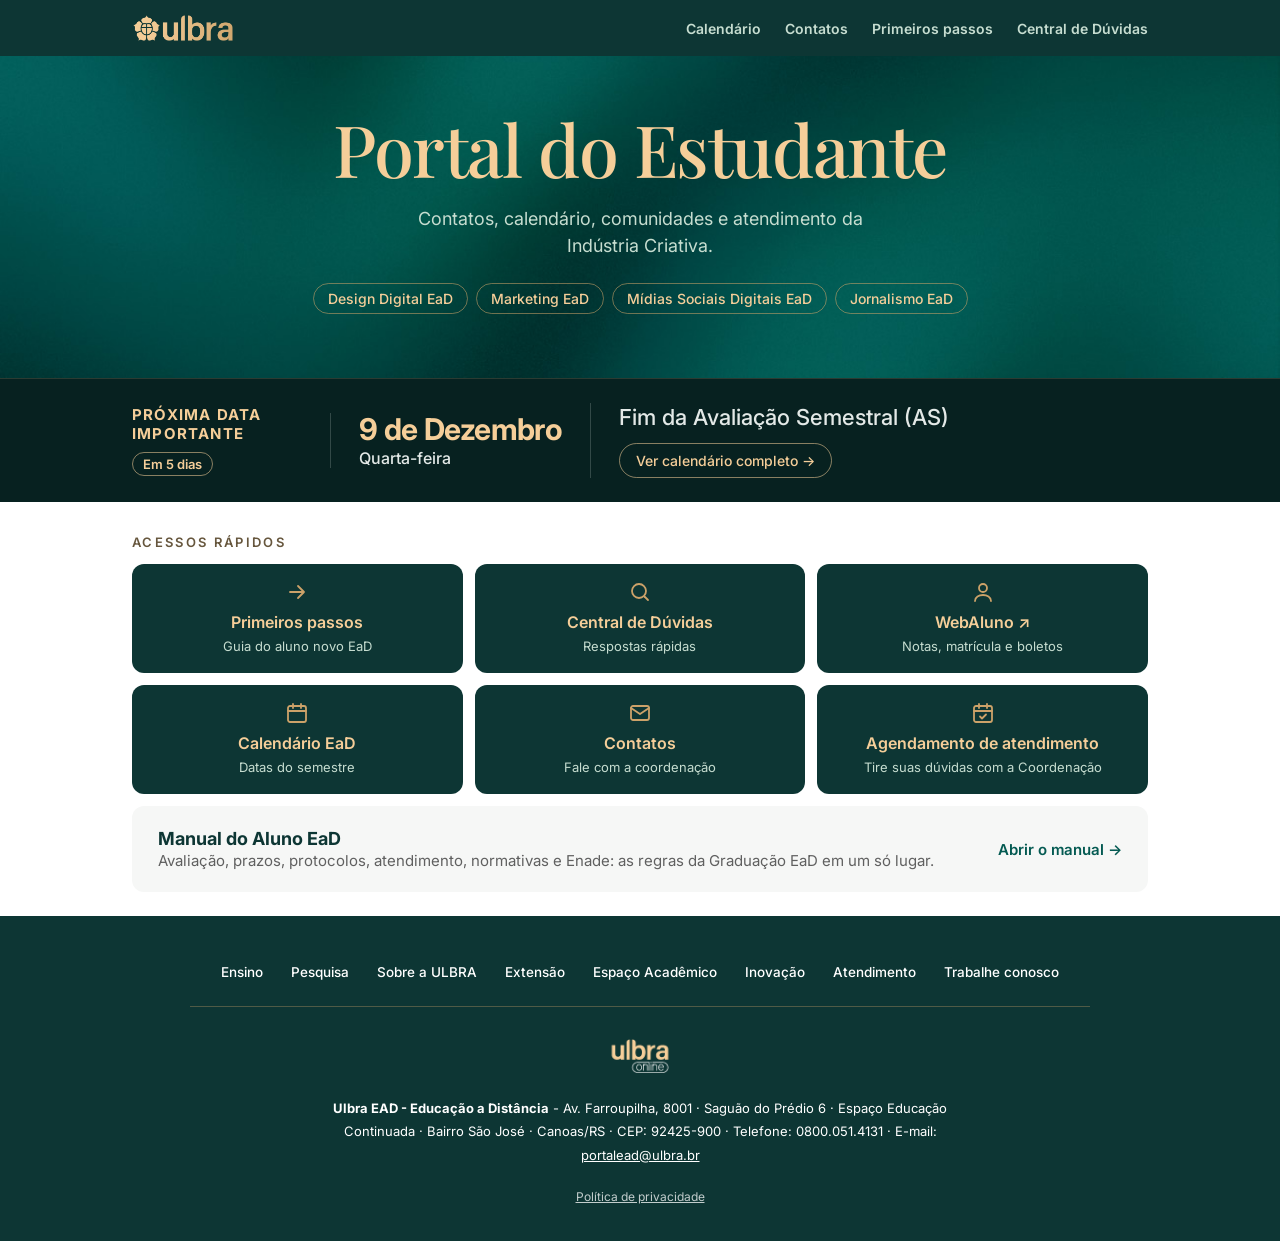
<file: index.html>
<!DOCTYPE html>
<html lang="pt-BR">
<head>
<meta charset="utf-8">
<meta name="viewport" content="width=device-width, initial-scale=1">
<title>Portal do Estudante — Indústria Criativa · Ulbra</title>
<meta name="description" content="Portal do Estudante da Indústria Criativa: Design Digital, Marketing, Mídias Sociais Digitais e Jornalismo. Contatos, calendário acadêmico, comunidades e atendimento.">
<link rel="preconnect" href="https://fonts.googleapis.com">
<link rel="preconnect" href="https://fonts.gstatic.com" crossorigin>
<link href="https://fonts.googleapis.com/css2?family=Inter:wght@400;500;600;700&family=Playfair+Display:wght@500;600&display=swap" rel="stylesheet">
<style>
  :root {
    --green-900: #0d3634;
    --green-800: #034948;
    --green-600: #045a52;
    --gold-100: #f5ce99;
    --gold-300: #cca269;
    --gold-700: #66563d;
    --text: #1a1a1a;
    --text-muted: #606060;
    --line-hairline: #e3e3e3;
  }

  * { box-sizing: border-box; }

  body {
    margin: 0;
    background: #ffffff;
    color: var(--text);
    font-family: 'Inter', system-ui, sans-serif;
  }

  a {
    color: var(--green-600);
  }

  a:hover {
    color: var(--green-800);
  }

  .topnav {
    background: var(--green-900);
    padding: 14px 0;
  }

  .topnav-inner {
    max-width: 1080px;
    margin: 0 auto;
    padding: 0 32px;
    display: flex;
    align-items: center;
    justify-content: space-between;
    gap: 16px 24px;
    flex-wrap: wrap;
  }

  .topnav-brand {
    display: flex;
    align-items: center;
  }

  .topnav-brand img {
    display: block;
    height: 28px;
  }

  .topnav-links {
    display: flex;
    flex-wrap: wrap;
    gap: 8px 24px;
  }

  .topnav-links a {
    font-size: 14px;
    font-weight: 600;
    color: #c6ddd0;
    text-decoration: none;
  }

  .topnav-links a:hover,
  .topnav-links a.active {
    color: var(--gold-100);
  }

  .header {
    position: relative;
    overflow: hidden;
    background: url('assets/kv-gradient-grain.png') center/cover no-repeat;
  }

  .header-inner {
    position: relative;
    max-width: 1080px;
    margin: 0 auto;
    padding: 56px 32px 64px;
    display: flex;
    flex-direction: column;
    gap: 20px;
    align-items: center;
    text-align: center;
  }


  .eyebrow {
    font-size: 13px;
    font-weight: 600;
    letter-spacing: .18em;
    text-transform: uppercase;
    color: var(--gold-300);
  }

  .eyebrow--muted {
    color: var(--gold-700);
  }

  .headline {
    margin: 0;
    max-width: 800px;
    font-family: 'Playfair Display', Georgia, serif;
    font-weight: 500;
    font-size: 72px;
    line-height: 1.02;
    letter-spacing: -0.02em;
    color: var(--gold-100);
    text-wrap: pretty;
  }

  .subhead {
    margin: 0;
    max-width: 560px;
    font-size: 18px;
    line-height: 1.5;
    color: #c6ddd0;
    text-wrap: pretty;
  }

  .courses {
    display: flex;
    flex-wrap: wrap;
    justify-content: center;
    gap: 8px;
    margin: 4px 0 0;
    padding: 0;
    list-style: none;
  }

  .courses a {
    display: inline-block;
    padding: 6px 14px;
    border: 1px solid rgba(204, 162, 105, .55);
    border-radius: 999px;
    font-size: 14px;
    font-weight: 500;
    color: var(--gold-100);
    text-decoration: none;
    transition: background-color .2s ease, border-color .2s ease;
  }

  .courses a:hover {
    border-color: var(--gold-300);
    background: rgba(245, 206, 153, .08);
    color: var(--gold-100);
  }

  main {
    max-width: 1080px;
    margin: 0 auto;
    padding: 32px 32px 24px;
    display: flex;
    flex-direction: column;
    gap: 48px;
  }

  .section-label {
    display: block;
  }

  .quick-grid {
    display: grid;
    grid-template-columns: repeat(3, minmax(0, 1fr));
    grid-auto-rows: 1fr;
    gap: 12px;
  }

  @media (max-width: 1000px) {
    .next-date-text {
      font-size: 19px;
    }
  }

  @media (max-width: 900px) {
    .quick-grid {
      grid-template-columns: repeat(2, minmax(0, 1fr));
    }
  }

  @media (max-width: 600px) {
    .quick-grid {
      grid-template-columns: 1fr;
    }
  }

  .quick-card {
    display: flex;
    flex-direction: column;
    align-items: center;
    gap: 4px;
    text-align: center;
    background: var(--green-900);
    border-radius: 12px;
    padding: 16px 20px 18px;
    text-decoration: none;
    transition: background-color .2s ease, transform .2s ease;
  }

  .quick-card:hover {
    background: var(--green-800);
    transform: translateY(-2px);
  }

  .quick-icon {
    width: 24px;
    height: 24px;
    margin-bottom: 4px;
    fill: none;
    stroke: var(--gold-300);
    stroke-width: 1.8;
    stroke-linecap: round;
    stroke-linejoin: round;
  }

  .quick-title {
    font-size: 16px;
    font-weight: 600;
    line-height: 1.3;
    color: var(--gold-100);
  }

  .quick-text {
    margin: 0;
    font-size: 13px;
    line-height: 1.4;
    color: #c6ddd0;
  }

  .quick-links {
    display: grid;
    grid-template-columns: repeat(auto-fit, minmax(260px, 1fr));
    gap: 32px 40px;
  }

  /* Faixa da próxima data: só Inter; dourado + cinza claro sobre o verde-escuro.
     Ordem de leitura: o que é (título) → quando (data) → o quê (evento). */
  .next-date {
    --next-gray: #e3e9e7;
    background: #072120;
    border-top: 1px solid rgba(245, 206, 153, .15);
  }

  /* Uma linha em colunas: o que é │ quando │ o quê │ botão. */
  .next-date-inner {
    max-width: 1080px;
    margin: 0 auto;
    padding: 24px 32px;
    display: grid;
    grid-template-columns: auto auto minmax(0, 1fr);
    align-items: center;
  }

  .next-date-inner > * {
    margin: 0;
    padding: 0 28px;
  }

  .next-date-inner > :first-child {
    padding-left: 0;
  }

  .next-date-when,
  .next-date-what {
    border-left: 1px solid rgba(227, 233, 231, .2);
  }

  .next-date-what {
    display: flex;
    flex-direction: column;
    align-items: flex-start;
    gap: 10px;
    padding-right: 0 !important;
  }

  .next-date-head {
    display: flex;
    flex-direction: column;
    align-items: flex-start;
    gap: 8px;
  }

  .next-date-title {
    max-width: 170px;
    margin: 0;
    font-size: 15px;
    font-weight: 700;
    letter-spacing: .08em;
    line-height: 1.25;
    text-transform: uppercase;
    color: var(--gold-100);
  }

  .next-date-countdown {
    padding: 3px 10px;
    border: 1px solid rgba(245, 206, 153, .55);
    border-radius: 999px;
    font-size: 13px;
    font-weight: 600;
    color: var(--gold-100);
  }

  .next-date-when {
    display: flex;
    flex-direction: column;
    gap: 2px;
  }

  .next-date-day {
    font-size: 30px;
    font-weight: 700;
    line-height: 1.1;
    letter-spacing: -0.02em;
    white-space: nowrap;
    color: var(--gold-100);
  }

  .next-date-weekday {
    font-size: 16px;
    font-weight: 500;
    color: var(--next-gray);
  }

  .next-date-text {
    margin: 0;
    font-size: 22px;
    font-weight: 500;
    line-height: 1.35;
    color: var(--next-gray);
    text-wrap: pretty;
  }

  .next-date-link {
    flex: none;
    padding: 8px 16px;
    border: 1px solid rgba(245, 206, 153, .55);
    border-radius: 999px;
    font-size: 14px;
    font-weight: 500;
    color: var(--gold-100);
    text-decoration: none;
    transition: background-color .2s ease, border-color .2s ease;
  }

  .next-date-link:hover {
    border-color: var(--gold-100);
    background: rgba(245, 206, 153, .08);
  }

  .btn {
    align-self: flex-start;
    flex: none;
    padding: 14px 26px;
    border-radius: 999px;
    font-size: 16px;
    font-weight: 600;
    text-decoration: none;
    transition: background-color .2s ease, color .2s ease;
  }

  .btn-primary {
    background: var(--green-600);
    color: var(--gold-100);
  }

  .btn-primary:hover {
    background: var(--green-800);
    color: var(--gold-100);
  }

  .footer {
    background: var(--green-900);
    padding: 48px 24px 36px;
    text-align: center;
  }

  .footer__inner {
    max-width: 900px;
    margin: 0 auto;
  }

  .footer__nav {
    display: flex;
    flex-wrap: wrap;
    justify-content: center;
    gap: 12px 28px;
    margin-bottom: 26px;
  }

  .footer__nav a {
    color: #ffffff;
    font-size: 13.5px;
    font-weight: 500;
    text-decoration: none;
  }

  .footer__nav a:hover {
    color: rgba(255, 255, 255, .7);
  }

  .footer__divider {
    height: 1px;
    background: rgba(204, 162, 105, .35);
    margin-bottom: 32px;
  }

  .footer__logo {
    display: block;
    height: 34px;
    margin: 0 auto 24px;
  }

  .footer__address {
    max-width: 640px;
    margin: 0 auto 18px;
    font-size: 13px;
    line-height: 1.8;
    color: #ffffff;
  }

  .footer__address a {
    color: #ffffff;
  }

  .footer__legal-link {
    font-size: 12px;
    color: rgba(255, 255, 255, .75);
  }

  .footer__legal-link:hover {
    color: #ffffff;
  }
  a:focus-visible,
  button:focus-visible {
    outline: 2px solid var(--gold-300);
    outline-offset: 3px;
  }

  @media (max-width: 600px) {
    .header-inner {
      padding: 32px 32px 36px;
      gap: 14px;
    }


    .headline {
      font-size: 48px;
    }

    .subhead {
      font-size: 16px;
    }

    .next-date-inner {
      grid-template-columns: 1fr;
      justify-items: start;
      gap: 14px;
    }

    .next-date-inner > *,
    .next-date-inner > :first-child {
      padding: 0;
    }

    .next-date-when,
    .next-date-what {
      border-left: none;
    }

    .next-date-title {
      max-width: none;
    }

    .next-date-countdown {
      white-space: nowrap;
    }

    .next-date-head {
      flex-direction: row;
      align-items: center;
      gap: 10px;
    }

    .next-date-day {
      font-size: 26px;
    }

    .next-date-text {
      font-size: 19px;
    }

  }

  .manual-cta {
    margin-top: 12px;
    display: flex;
    flex-wrap: wrap;
    align-items: center;
    justify-content: space-between;
    gap: 16px 24px;
    padding: 22px 26px;
    border-radius: 12px;
    background: #f6f7f6;
    text-decoration: none;
    transition: background-color .2s ease;
  }

  .manual-cta:hover {
    background: #eef1f0;
  }

  .manual-cta-title {
    display: block;
    font-size: 18px;
    font-weight: 700;
    color: var(--green-900);
  }

  .manual-cta-text {
    display: block;
    margin-top: 2px;
    font-size: 15px;
    color: var(--text-muted);
  }

  .manual-cta-go {
    flex: none;
    font-size: 15px;
    font-weight: 600;
    color: var(--green-600);
  }
</style>
</head>
<body>

<nav class="topnav">
  <div class="topnav-inner">
    <a class="topnav-brand" href="index.html"><img src="assets/logo-horizontal-gold.png" alt="Ulbra · Portal do Estudante"></a>
    <div class="topnav-links">
      <a href="calendario-ead.html">Calendário</a>
      <a href="contatos.html">Contatos</a>
      <a href="onboarding-ead.html">Primeiros passos</a>
      <a href="espaco-academico/index.html">Central de Dúvidas</a>
    </div>
  </div>
</nav>

<header class="header">
  <div class="header-inner">
    <h1 class="headline">Portal do Estudante</h1>
    <p class="subhead">Contatos, calendário, comunidades e atendimento da Indústria Criativa.</p>
    <ul class="courses" aria-label="Cursos da Indústria Criativa">
      <li><a href="cursos/design-digital.html">Design Digital EaD</a></li>
      <li><a href="cursos/marketing.html">Marketing EaD</a></li>
      <li><a href="cursos/midias-sociais-digitais.html">Mídias Sociais Digitais EaD</a></li>
      <li><a href="cursos/jornalismo.html">Jornalismo EaD</a></li>
    </ul>
  </div>
</header>

<section class="next-date" id="proximo-prazo" aria-labelledby="proximo-prazo-rotulo">
  <div class="next-date-inner">
    <div class="next-date-head">
      <h2 class="next-date-title" id="proximo-prazo-rotulo">Próxima data importante</h2>
      <span class="next-date-countdown" id="proximo-prazo-faltam" hidden></span>
    </div>
    <p class="next-date-when" id="proximo-prazo-quando">
      <span class="next-date-day" id="proximo-prazo-data">–</span>
      <span class="next-date-weekday" id="proximo-prazo-semana"></span>
    </p>
    <div class="next-date-what">
      <p class="next-date-text" id="proximo-prazo-text">Carregando…</p>
      <a class="next-date-link" href="calendario-ead.html">Ver calendário completo →</a>
    </div>
  </div>
</section>

<main>

  <section>
    <span class="eyebrow eyebrow--muted section-label" style="margin-bottom:14px">Acessos rápidos</span>
    <div class="quick-grid">

      <a class="quick-card" href="onboarding-ead.html">
        <svg class="quick-icon" viewBox="0 0 24 24" aria-hidden="true"><path d="M5 12h14M13 6l6 6-6 6"/></svg>
        <span class="quick-title">Primeiros passos</span>
        <p class="quick-text">Guia do aluno novo EaD</p>
      </a>

      <a class="quick-card" href="espaco-academico/index.html">
        <svg class="quick-icon" viewBox="0 0 24 24" aria-hidden="true"><circle cx="11" cy="11" r="7"/><path d="m20 20-3.5-3.5"/></svg>
        <span class="quick-title">Central de Dúvidas</span>
        <p class="quick-text">Respostas rápidas</p>
      </a>

      <a class="quick-card" href="https://ac3949.mannesoftprime.com.br/webaluno/" target="_blank" rel="noopener">
        <svg class="quick-icon" viewBox="0 0 24 24" aria-hidden="true"><circle cx="12" cy="8" r="4"/><path d="M4 21c0-4 4-6 8-6s8 2 8 6"/></svg>
        <span class="quick-title">WebAluno <span class="ext" aria-hidden="true">↗</span></span>
        <p class="quick-text">Notas, matrícula e boletos</p>
      </a>

      <a class="quick-card" href="calendario-ead.html">
        <svg class="quick-icon" viewBox="0 0 24 24" aria-hidden="true"><rect x="3" y="5" width="18" height="16" rx="2"/><path d="M3 10h18M8 3v4M16 3v4"/></svg>
        <span class="quick-title">Calendário EaD</span>
        <p class="quick-text">Datas do semestre</p>
      </a>

      <a class="quick-card" href="contatos.html">
        <svg class="quick-icon" viewBox="0 0 24 24" aria-hidden="true"><rect x="3" y="5" width="18" height="14" rx="2"/><path d="m3 7 9 6 9-6"/></svg>
        <span class="quick-title">Contatos</span>
        <p class="quick-text">Fale com a coordenação</p>
      </a>

      <a class="quick-card" href="contatos.html#pessoalmente">
        <svg class="quick-icon" viewBox="0 0 24 24" aria-hidden="true"><rect x="3" y="5" width="18" height="16" rx="2"/><path d="M3 10h18M8 3v4M16 3v4M9 15.5l2 2 4-4"/></svg>
        <span class="quick-title">Agendamento de atendimento</span>
        <p class="quick-text">Tire suas dúvidas com a Coordenação</p>
      </a>

    </div>
    <a class="manual-cta" href="manual-do-aluno.html">
      <span>
        <span class="manual-cta-title">Manual do Aluno EaD</span>
        <span class="manual-cta-text">Avaliação, prazos, protocolos, atendimento, normativas e Enade: as regras da Graduação EaD em um só lugar.</span>
      </span>
      <span class="manual-cta-go">Abrir o manual →</span>
    </a>
  </section>

</main>

<footer class="footer">
  <div class="footer__inner">
    <nav class="footer__nav">
      <a href="#">Ensino</a>
      <a href="#">Pesquisa</a>
      <a href="#">Sobre a ULBRA</a>
      <a href="#">Extensão</a>
      <a href="#">Espaço Acadêmico</a>
      <a href="#">Inovação</a>
      <a href="#">Atendimento</a>
      <a href="#">Trabalhe conosco</a>
    </nav>
    <div class="footer__divider"></div>
    <img class="footer__logo" src="assets/logo-ulbra-branco.png" alt="ULBRA">
    <p class="footer__address">
      <strong>Ulbra EAD - Educação a Distância</strong> - Av. Farroupilha, 8001 · Saguão do Prédio 6 · Espaço Educação Continuada · Bairro São José · Canoas/RS · CEP: 92425-900 · Telefone: 0800.051.4131 · E-mail: <a href="mailto:portalead@ulbra.br">portalead@ulbra.br</a>
    </p>
    <a class="footer__legal-link" href="#">Política de privacidade</a>
  </div>
</footer>

<script src="assets/calendario-2026-2.js"></script>
<script>
  (function () {
    var next = calendarioMarcos().find(function (m) { return m.date >= calendarioHoje(); });
    var el = document.getElementById('proximo-prazo-text');

    if (!next) {
      document.getElementById('proximo-prazo-quando').hidden = true;
      el.textContent = 'O semestre 2026/2 já foi concluído.';
      return;
    }

    function inicialMaiuscula(t) {
      return t.charAt(0).toUpperCase() + t.slice(1);
    }

    var d = new Date(next.date + 'T12:00:00');
    var dias = Math.round((d - new Date(calendarioHoje() + 'T12:00:00')) / 86400000);
    var mes = inicialMaiuscula(d.toLocaleDateString('pt-BR', { month: 'long' }));
    var faltam = document.getElementById('proximo-prazo-faltam');
    faltam.textContent = dias === 0 ? 'Hoje' : dias === 1 ? 'Amanhã' : 'Em ' + dias + ' dias';
    faltam.hidden = false;
    document.getElementById('proximo-prazo-data').textContent = Number(next.date.slice(8, 10)) + ' de ' + mes;
    document.getElementById('proximo-prazo-semana').textContent = inicialMaiuscula(calendarioDiaSemana(next.date, 'long'));
    el.textContent = next.label;
  })();
</script>

</body>
</html>
</file>
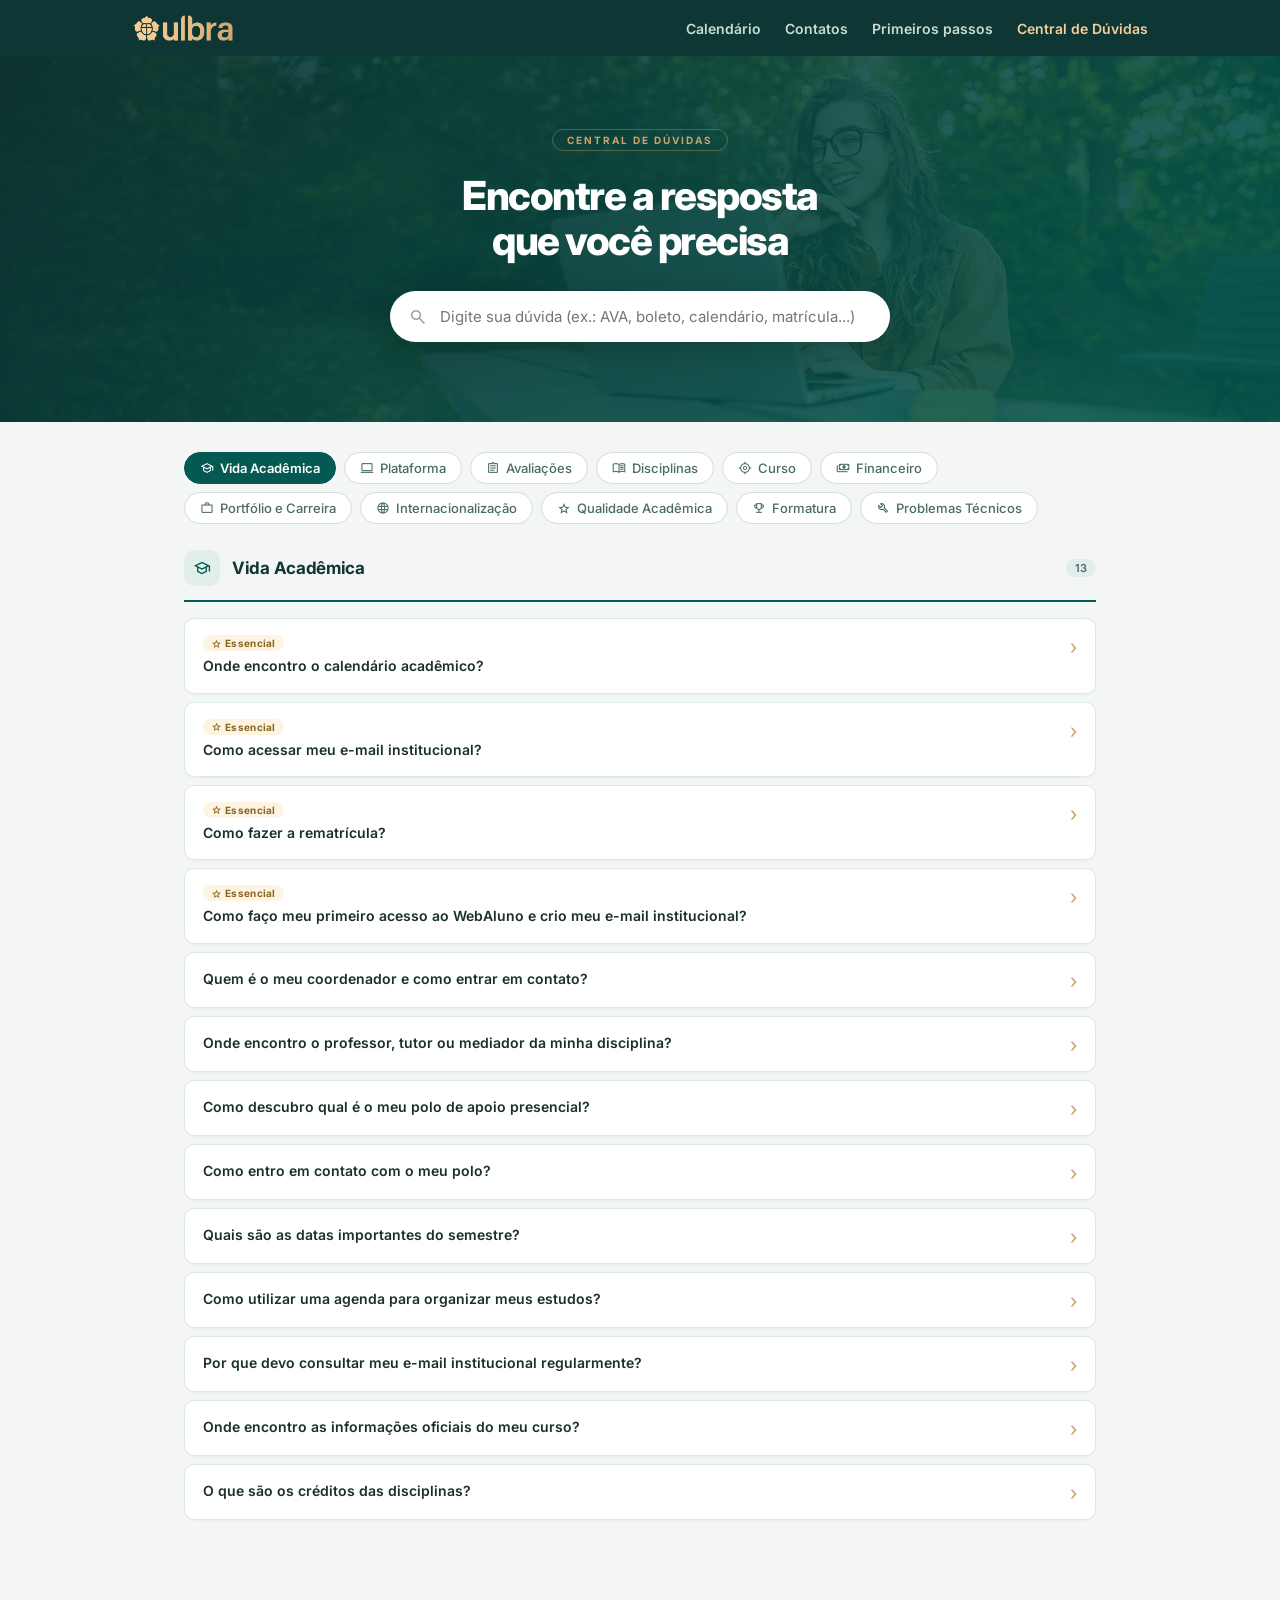
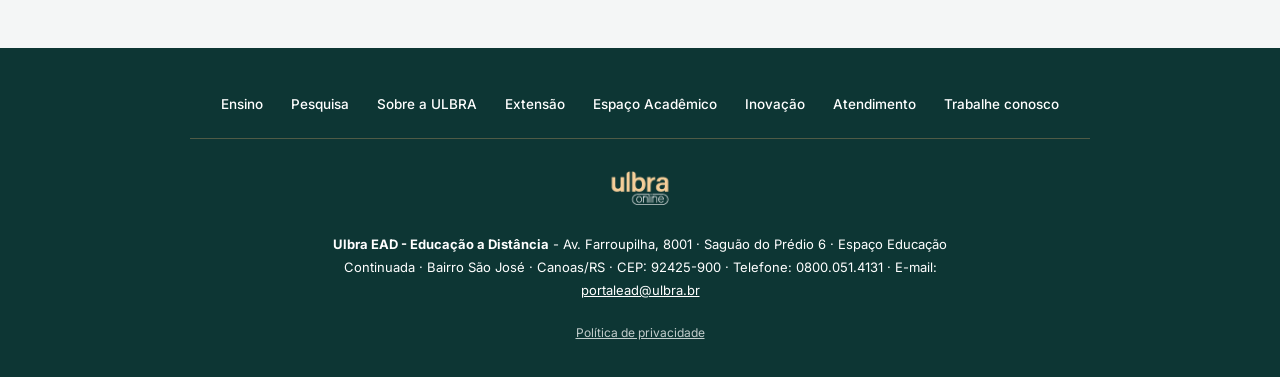
<file: espaco-academico/index.html>
<!DOCTYPE html>
<html lang="pt-BR">
<head>
<meta charset="utf-8">
<meta name="viewport" content="width=device-width, initial-scale=1">
<title>Central de Dúvidas EaD · ULBRA</title>
<link rel="preconnect" href="https://fonts.googleapis.com">
<link rel="preconnect" href="https://fonts.gstatic.com" crossorigin>
<link href="https://fonts.googleapis.com/css2?family=Inter:wght@400;500;600;700;800&display=swap" rel="stylesheet">
<link href="https://fonts.googleapis.com/css2?family=Material+Symbols+Outlined:opsz,wght,FILL,GRAD@20..48,100..700,0..1,-50..200&display=swap" rel="stylesheet">
<link rel="stylesheet" href="css/styles.css?v=18">
</head>
<body>

<nav class="topnav">
  <div class="topnav-inner">
    <a class="topnav-brand" href="../index.html"><img src="../assets/logo-horizontal-gold.png" alt="Ulbra · Portal do Estudante"></a>
    <div class="topnav-links">
      <a href="../calendario-ead.html">Calendário</a>
      <a href="../contatos.html">Contatos</a>
      <a href="../onboarding-ead.html">Primeiros passos</a>
      <a class="active" href="index.html">Central de Dúvidas</a>
    </div>
  </div>
</nav>

<main>

  <section class="hero">
    <div class="hero__bg"></div>
    <div class="hero__overlay"></div>
    <div class="hero__content">
      <div class="hero__eyebrow">Central de Dúvidas</div>
      <h1 class="hero__title">Encontre a resposta<br>que você precisa</h1>
      <div class="search">
        <span class="search__icon"><span class="material-symbols-outlined">search</span></span>
        <input type="text" id="search-input" class="search__input" placeholder="Digite sua dúvida (ex.: AVA, boleto, calendário, matrícula...)" autocomplete="off" aria-label="Pesquisar perguntas frequentes" aria-autocomplete="list" aria-controls="search-suggestions">
        <div id="search-suggestions" class="search-suggestions" hidden role="listbox"></div>
      </div>
    </div>
  </section>

  <div class="faq-area">
    <div class="container pills-wrap">
      <div class="pills" id="category-pills"></div>
    </div>

    <div class="container result-count-wrap" id="result-count-wrap" hidden>
      <span class="result-count" id="result-count"></span>
    </div>

    <div class="container faq-sections" id="faq-sections"></div>

    <div class="no-results" id="no-results" hidden>
      <div class="no-results__icon"><span class="material-symbols-outlined">search</span></div>
      <h3 class="no-results__title">Nenhuma pergunta encontrada</h3>
      <p class="no-results__text">Tente outros termos ou fale diretamente com a Central de Relacionamento EaD:</p>
      <div class="no-results__contacts">
        <a class="no-results__contact-btn" href="https://wa.me/5551992741192" target="_blank" rel="noopener">
          <span class="material-symbols-outlined">phone</span> (51) 99274-1192
        </a>
        <a class="no-results__contact-btn" href="mailto:relac.canoas@ulbra.br">
          <span class="material-symbols-outlined">mail</span> relac.canoas@ulbra.br
        </a>
      </div>
    </div>
  </div>

</main>

<div class="modal-overlay" id="onboarding-overlay" hidden>
  <div class="modal" id="onboarding-modal" role="dialog" aria-modal="true">

    <div class="modal__header">
      <button class="modal__close" id="close-onboarding" type="button" aria-label="Fechar"><span class="material-symbols-outlined">close</span></button>
      <div class="modal__heading">
        <div class="modal__icon" id="onboarding-icon"></div>
        <div>
          <div class="modal__step-label" id="onboarding-step-label"></div>
          <h3 class="modal__title" id="onboarding-title"></h3>
        </div>
      </div>
      <div class="modal__progress">
        <div class="modal__progress-fill" id="onboarding-progress"></div>
      </div>
    </div>

    <div class="modal__body" id="onboarding-body"></div>

    <div class="modal__footer">
      <div class="modal__dots" id="onboarding-dots"></div>
      <div class="modal__nav">
        <button class="btn btn--ghost" id="onboarding-prev" type="button"><span class="material-symbols-outlined">arrow_back</span> Anterior</button>
        <button class="btn btn--primary" id="onboarding-next" type="button">Próximo <span class="material-symbols-outlined">arrow_forward</span></button>
      </div>
    </div>

  </div>
</div>

<footer class="footer">
  <div class="footer__inner">
    <nav class="footer__nav">
      <a href="#">Ensino</a>
      <a href="#">Pesquisa</a>
      <a href="#">Sobre a ULBRA</a>
      <a href="#">Extensão</a>
      <a href="#">Espaço Acadêmico</a>
      <a href="#">Inovação</a>
      <a href="#">Atendimento</a>
      <a href="#">Trabalhe conosco</a>
    </nav>
    <div class="footer__divider"></div>
    <div class="footer__logo-row">
      <img class="footer__logo" src="assets/logo.png" alt="ULBRA">
    </div>
    <p class="footer__address">
      <strong>Ulbra EAD - Educação a Distância</strong> - Av. Farroupilha, 8001 · Saguão do Prédio 6 · Espaço Educação Continuada · Bairro São José · Canoas/RS · CEP: 92425-900 · Telefone: 0800.051.4131 · E-mail: <a href="mailto:portalead@ulbra.br">portalead@ulbra.br</a>
    </p>
    <a class="footer__legal-link" href="#">Política de privacidade</a>
  </div>
</footer>

<script src="js/data.js?v=18"></script>
<script src="js/main.js?v=18"></script>
</body>
</html>
</file>
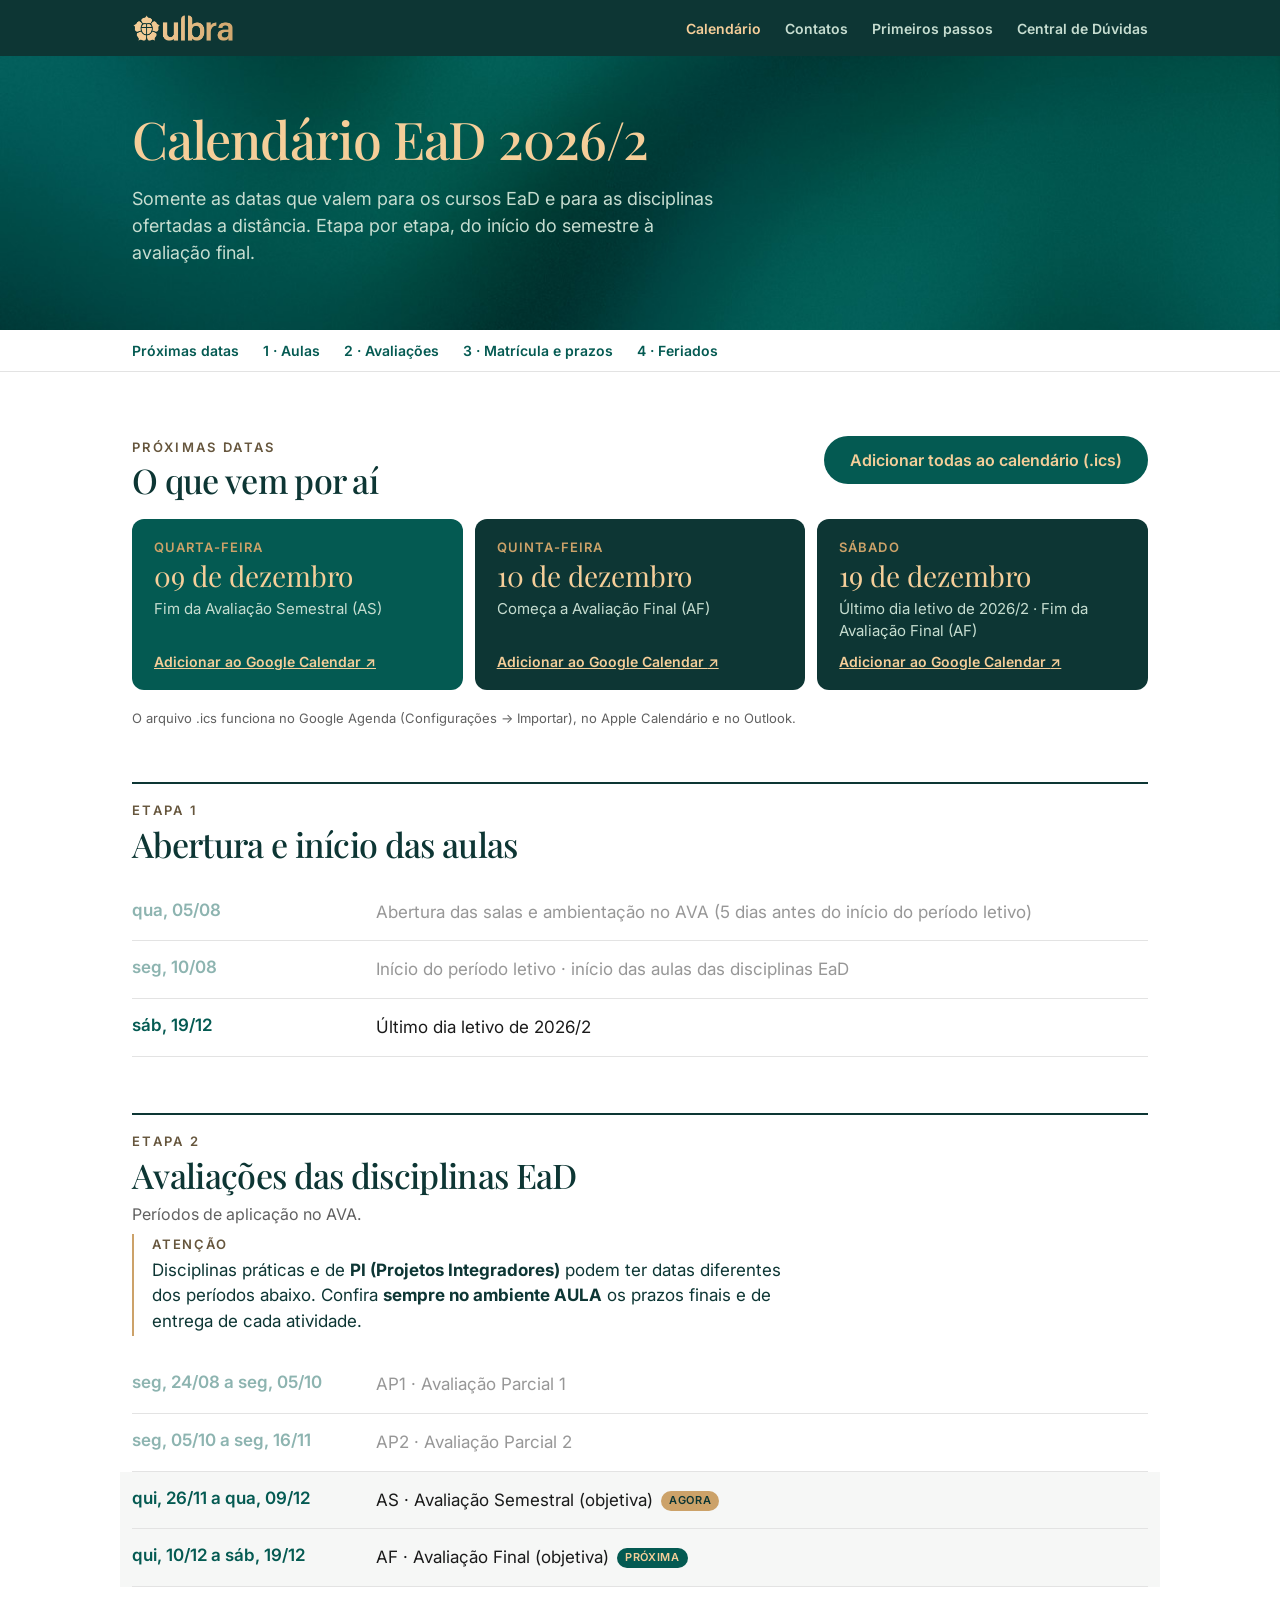
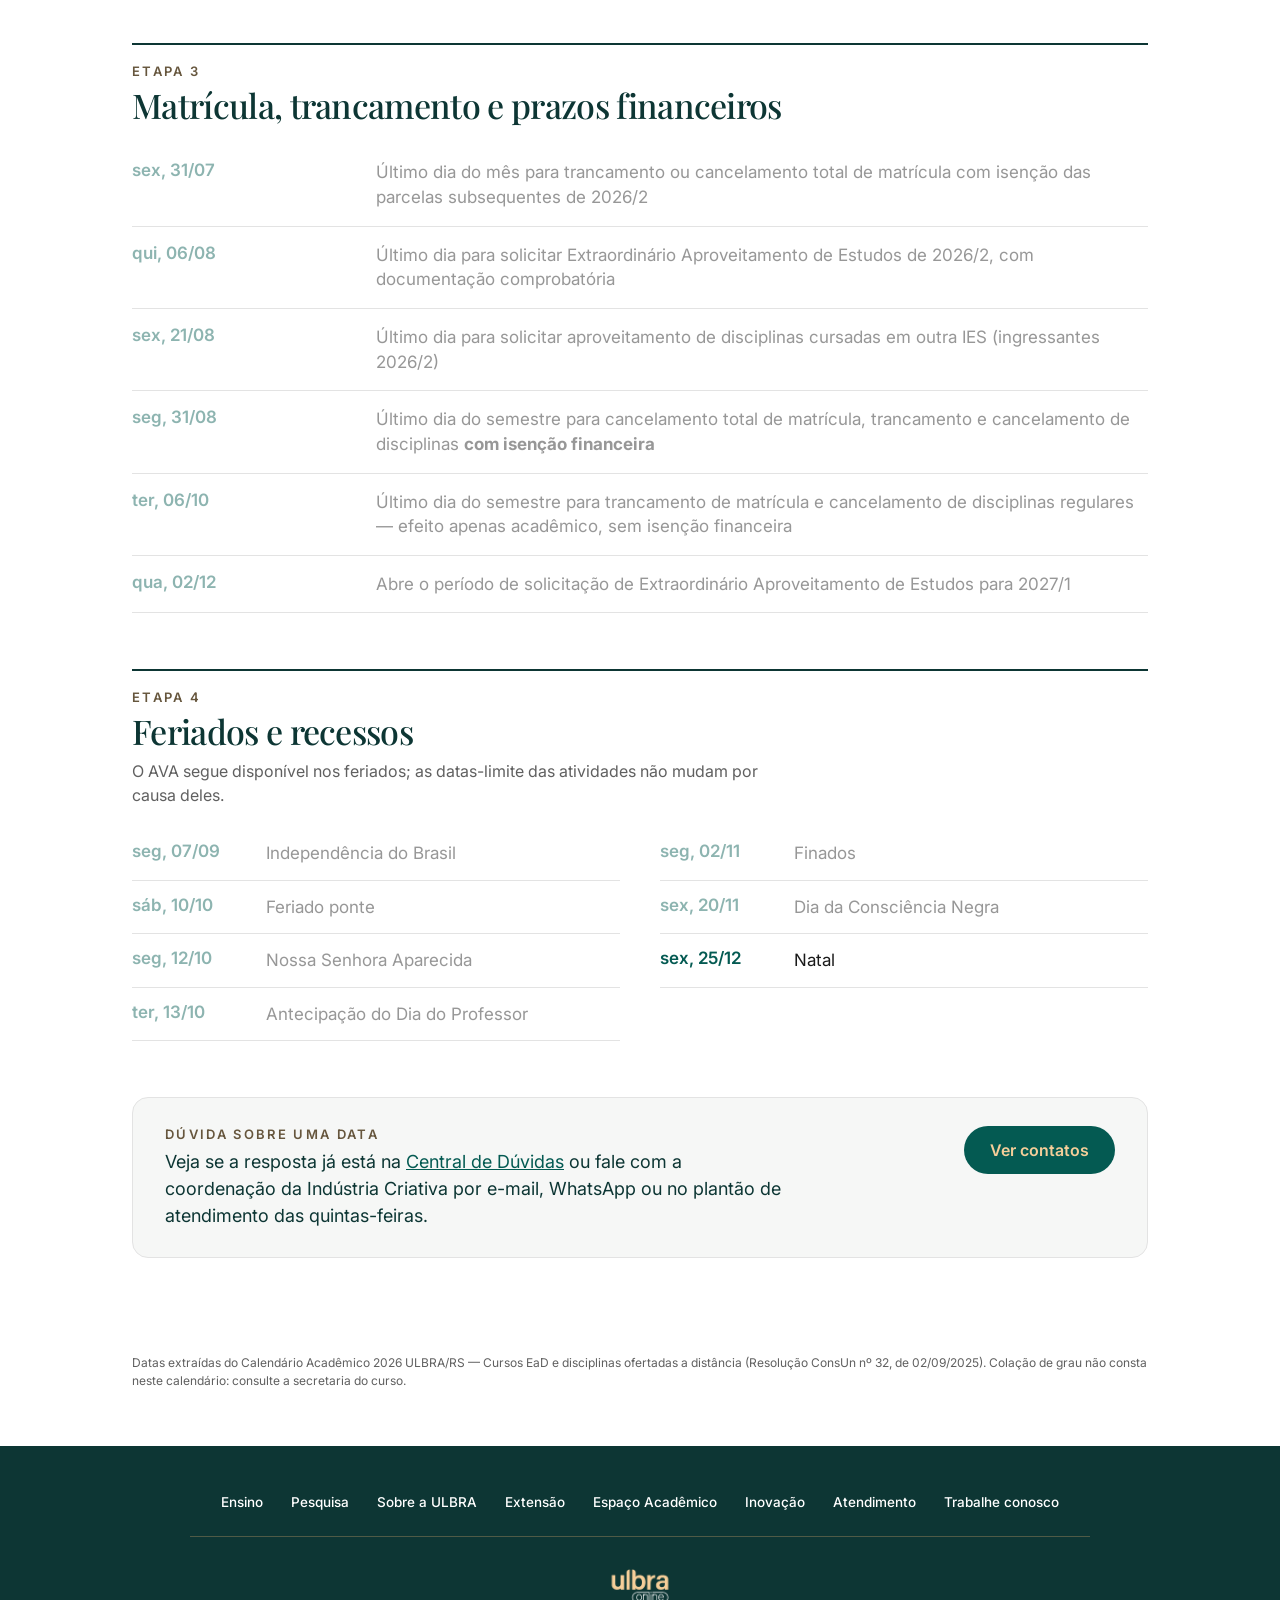
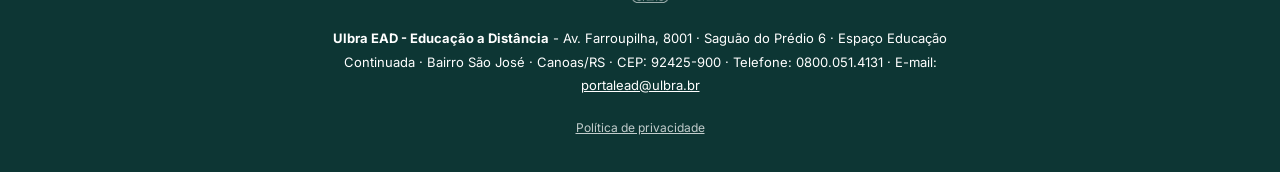
<file: calendario-ead.html>
<!DOCTYPE html>
<html lang="pt-BR">
<head>
<meta charset="utf-8">
<meta name="viewport" content="width=device-width, initial-scale=1">
<title>Calendário EaD 2026/2 — Indústria Criativa · Ulbra</title>
<meta name="description" content="Datas do calendário acadêmico para os cursos EaD e disciplinas ofertadas a distância da Indústria Criativa: início das aulas, avaliações, matrícula, trancamento e feriados.">
<link rel="preconnect" href="https://fonts.googleapis.com">
<link rel="preconnect" href="https://fonts.gstatic.com" crossorigin>
<link href="https://fonts.googleapis.com/css2?family=Inter:wght@400;500;600;700&family=Playfair+Display:wght@500;600&display=swap" rel="stylesheet">
<style>
  :root {
    --green-900: #0d3634;
    --green-800: #034948;
    --green-600: #045a52;
    --gold-100: #f5ce99;
    --gold-300: #cca269;
    --gold-700: #66563d;
    --text: #1a1a1a;
    --text-muted: #606060;
    --line-hairline: #e3e3e3;
  }

  * { box-sizing: border-box; }

  body {
    margin: 0;
    background: #ffffff;
    color: var(--text);
    font-family: 'Inter', system-ui, sans-serif;
  }

  a {
    color: var(--green-600);
  }

  a:hover {
    color: var(--green-800);
  }

  .header {
    position: relative;
    overflow: hidden;
    background: url('assets/kv-gradient-grain.png') center/cover no-repeat;
  }

  .header-inner {
    position: relative;
    max-width: 1080px;
    margin: 0 auto;
    padding: 56px 32px 64px;
    display: flex;
    flex-direction: column;
    gap: 18px;
    align-items: flex-start;
  }

  .topnav {
    background: var(--green-900);
    padding: 14px 0;
  }

  .topnav-inner {
    max-width: 1080px;
    margin: 0 auto;
    padding: 0 32px;
    display: flex;
    align-items: center;
    justify-content: space-between;
    gap: 16px 24px;
    flex-wrap: wrap;
  }

  .topnav-brand {
    display: flex;
    align-items: center;
  }

  .topnav-brand img {
    display: block;
    height: 28px;
  }

  .topnav-links {
    display: flex;
    flex-wrap: wrap;
    gap: 8px 24px;
  }

  .topnav-links a {
    font-size: 14px;
    font-weight: 600;
    color: #c6ddd0;
    text-decoration: none;
  }

  .topnav-links a:hover,
  .topnav-links a.active {
    color: var(--gold-100);
  }


  .eyebrow {
    font-size: 13px;
    font-weight: 600;
    letter-spacing: .18em;
    text-transform: uppercase;
    color: var(--gold-300);
  }

  .eyebrow--muted {
    color: var(--gold-700);
  }

  .headline {
    margin: 0;
    max-width: 640px;
    font-family: 'Playfair Display', Georgia, serif;
    font-weight: 500;
    font-size: 52px;
    line-height: 1.05;
    letter-spacing: -0.02em;
    color: var(--gold-100);
    text-wrap: pretty;
  }

  .subhead {
    margin: 0;
    max-width: 600px;
    font-size: 18px;
    line-height: 1.5;
    color: #c6ddd0;
    text-wrap: pretty;
  }

  main {
    max-width: 1080px;
    margin: 0 auto;
    padding: 64px 32px 0;
    display: flex;
    flex-direction: column;
    gap: 56px;
  }

  .stage-nav {
    position: sticky;
    top: 0;
    z-index: 10;
    background: #ffffff;
    border-bottom: 1px solid var(--line-hairline);
  }

  .stage-nav-inner {
    max-width: 1080px;
    margin: 0 auto;
    padding: 12px 32px;
    display: flex;
    gap: 8px 24px;
    overflow-x: auto;
    white-space: nowrap;
  }

  .stage-nav a {
    font-size: 14px;
    font-weight: 600;
    color: var(--green-600);
    text-decoration: none;
  }

  .stage-nav a:hover {
    color: var(--green-900);
    text-decoration: underline;
  }

  .stage,
  .upcoming {
    scroll-margin-top: 64px;
  }

  .upcoming {
    display: flex;
    flex-direction: column;
    gap: 20px;
  }

  .upcoming-head {
    display: flex;
    flex-wrap: wrap;
    align-items: flex-end;
    justify-content: space-between;
    gap: 16px 24px;
  }

  .upcoming-head .stage-title {
    margin-top: 6px;
  }

  .upcoming-grid {
    display: grid;
    grid-template-columns: repeat(auto-fit, minmax(240px, 1fr));
    gap: 12px;
  }

  .upcoming-card {
    display: flex;
    flex-direction: column;
    gap: 6px;
    padding: 20px 22px;
    border-radius: 12px;
    background: var(--green-900);
    color: #c6ddd0;
  }

  .upcoming-card:first-child {
    background: var(--green-600);
  }

  .upcoming-weekday {
    font-size: 13px;
    font-weight: 600;
    letter-spacing: .08em;
    text-transform: uppercase;
    color: var(--gold-300);
  }

  .upcoming-date {
    font-family: 'Playfair Display', Georgia, serif;
    font-size: 28px;
    line-height: 1.1;
    color: var(--gold-100);
  }

  .upcoming-text {
    margin: 0;
    font-size: 15px;
    line-height: 1.45;
  }

  .upcoming-card a {
    margin-top: auto;
    padding-top: 6px;
    font-size: 14px;
    font-weight: 600;
    color: var(--gold-100);
  }

  .upcoming-note {
    margin: 0;
    font-size: 13px;
    color: var(--text-muted);
  }

  .stage {
    display: flex;
    flex-direction: column;
    gap: 20px;
  }

  .stage-header {
    display: flex;
    flex-direction: column;
    gap: 8px;
    border-top: 2px solid var(--green-900);
    padding-top: 18px;
  }

  .stage-title {
    margin: 0;
    font-family: 'Playfair Display', Georgia, serif;
    font-weight: 500;
    font-size: 34px;
    line-height: 1.1;
    letter-spacing: -0.02em;
    color: var(--green-900);
  }

  .stage-note {
    margin: 0;
    max-width: 640px;
    font-size: 16px;
    line-height: 1.5;
    color: var(--text-muted);
  }

  .callout {
    display: flex;
    flex-direction: column;
    gap: 6px;
    border-left: 2px solid var(--gold-300);
    padding: 2px 0 2px 18px;
    max-width: 680px;
  }

  .callout-label {
    font-size: 13px;
    font-weight: 600;
    letter-spacing: .14em;
    text-transform: uppercase;
    color: var(--gold-700);
  }

  .callout-text {
    margin: 0;
    font-size: 17px;
    line-height: 1.5;
    color: var(--green-900);
  }

  .rows {
    display: flex;
    flex-direction: column;
  }

  .row {
    display: grid;
    grid-template-columns: 220px 1fr;
    gap: 8px 24px;
    border-bottom: 1px solid var(--line-hairline);
    padding: 16px 0;
  }

  .row-date {
    font-size: 17px;
    font-weight: 600;
    color: var(--green-600);
  }

  .row-text {
    font-size: 17px;
    line-height: 1.45;
  }

  .row.is-past .row-date,
  .row.is-past .row-text {
    opacity: .45;
  }

  .row.is-now,
  .row.is-next {
    background: #f6f7f6;
    box-shadow: -12px 0 0 #f6f7f6, 12px 0 0 #f6f7f6;
  }

  .row-badge {
    display: inline-block;
    margin-left: 8px;
    padding: 2px 8px;
    border-radius: 999px;
    font-size: 11px;
    font-weight: 600;
    letter-spacing: .06em;
    text-transform: uppercase;
    vertical-align: 2px;
    background: var(--green-600);
    color: var(--gold-100);
  }

  .row.is-now .row-badge {
    background: var(--gold-300);
    color: var(--green-900);
  }

  .holidays-grid {
    display: grid;
    grid-template-columns: repeat(auto-fit, minmax(240px, 1fr));
    gap: 0 40px;
  }

  .holidays-grid .row {
    grid-template-columns: 110px 1fr;
    padding: 14px 0;
  }

  .cta-banner {
    display: flex;
    flex-wrap: wrap;
    gap: 24px;
    align-items: center;
    justify-content: space-between;
    border: 1px solid var(--line-hairline);
    border-radius: 16px;
    padding: 28px 32px;
    background: #f6f7f6;
    margin-bottom: 64px;
  }

  .cta-copy {
    display: flex;
    flex-direction: column;
    gap: 6px;
    max-width: 620px;
  }

  .cta-text {
    margin: 0;
    font-size: 18px;
    line-height: 1.5;
    color: var(--green-900);
    text-wrap: pretty;
  }

  .btn {
    align-self: flex-start;
    padding: 14px 26px;
    border-radius: 999px;
    font-size: 16px;
    font-weight: 600;
    text-decoration: none;
    border: none;
    cursor: pointer;
    font-family: inherit;
    transition: background-color .2s ease, color .2s ease;
  }

  .btn-primary {
    background: var(--green-600);
    color: var(--gold-100);
  }

  .btn-primary:hover {
    background: var(--green-800);
    color: var(--gold-100);
  }

  .footer {
    background: var(--green-900);
    padding: 48px 24px 36px;
    text-align: center;
  }

  .footer__inner {
    max-width: 900px;
    margin: 0 auto;
  }

  .footer__nav {
    display: flex;
    flex-wrap: wrap;
    justify-content: center;
    gap: 12px 28px;
    margin-bottom: 26px;
  }

  .footer__nav a {
    color: #ffffff;
    font-size: 13.5px;
    font-weight: 500;
    text-decoration: none;
  }

  .footer__nav a:hover {
    color: rgba(255, 255, 255, .7);
  }

  .footer__divider {
    height: 1px;
    background: rgba(204, 162, 105, .35);
    margin-bottom: 32px;
  }

  .footer__logo {
    display: block;
    height: 34px;
    margin: 0 auto 24px;
  }

  .footer__address {
    max-width: 640px;
    margin: 0 auto 18px;
    font-size: 13px;
    line-height: 1.8;
    color: #ffffff;
  }

  .footer__address a {
    color: #ffffff;
  }

  .footer__legal-link {
    font-size: 12px;
    color: rgba(255, 255, 255, .75);
  }

  .footer__legal-link:hover {
    color: #ffffff;
  }

  .source-note {
    margin: -24px 0 56px;
    font-size: 12px;
    line-height: 1.5;
    color: var(--text-muted);
  }
  a:focus-visible,
  button:focus-visible {
    outline: 2px solid var(--gold-300);
    outline-offset: 3px;
  }

  @media (max-width: 600px) {
    .row,
    .holidays-grid .row {
      grid-template-columns: 1fr;
      gap: 4px;
    }
  }
</style>
</head>
<body>

<nav class="topnav">
  <div class="topnav-inner">
    <a class="topnav-brand" href="index.html"><img src="assets/logo-horizontal-gold.png" alt="Ulbra · Portal do Estudante"></a>
    <div class="topnav-links">
      <a class="active" href="calendario-ead.html">Calendário</a>
      <a href="contatos.html">Contatos</a>
      <a href="onboarding-ead.html">Primeiros passos</a>
      <a href="espaco-academico/index.html">Central de Dúvidas</a>
    </div>
  </div>
</nav>

<header class="header">
  <div class="header-inner">
    <h1 class="headline">Calendário EaD 2026/2</h1>
    <p class="subhead">Somente as datas que valem para os cursos EaD e para as disciplinas ofertadas a distância. Etapa por etapa, do início do semestre à avaliação final.</p>
  </div>
</header>

<nav class="stage-nav" aria-label="Etapas do calendário">
  <div class="stage-nav-inner">
    <a href="#proximas">Próximas datas</a>
    <a href="#etapa-1">1 · Aulas</a>
    <a href="#etapa-2">2 · Avaliações</a>
    <a href="#etapa-3">3 · Matrícula e prazos</a>
    <a href="#etapa-4">4 · Feriados</a>
  </div>
</nav>

<main>

  <section class="upcoming" id="proximas">
    <div class="upcoming-head">
      <div>
        <span class="eyebrow eyebrow--muted">Próximas datas</span>
        <h2 class="stage-title">O que vem por aí</h2>
      </div>
      <button class="btn btn-primary" id="baixar-ics" type="button">Adicionar todas ao calendário (.ics)</button>
    </div>
    <div class="upcoming-grid" id="proximas-datas"></div>
    <p class="upcoming-note">O arquivo .ics funciona no Google Agenda (Configurações → Importar), no Apple Calendário e no Outlook.</p>
  </section>

  <section class="stage" id="etapa-1">
    <div class="stage-header">
      <span class="eyebrow eyebrow--muted">Etapa 1</span>
      <h2 class="stage-title">Abertura e início das aulas</h2>
    </div>
    <div class="rows" data-stage="1"></div>
  </section>

  <section class="stage" id="etapa-2">
    <div class="stage-header">
      <span class="eyebrow eyebrow--muted">Etapa 2</span>
      <h2 class="stage-title">Avaliações das disciplinas EaD</h2>
      <p class="stage-note">Períodos de aplicação no AVA.</p>
      <div class="callout">
        <span class="callout-label">Atenção</span>
        <p class="callout-text">Disciplinas práticas e de <strong>PI (Projetos Integradores)</strong> podem ter datas diferentes dos períodos abaixo. Confira <strong>sempre no ambiente AULA</strong> os prazos finais e de entrega de cada atividade.</p>
      </div>
    </div>
    <div class="rows" data-stage="2"></div>
  </section>

  <section class="stage" id="etapa-3">
    <div class="stage-header">
      <span class="eyebrow eyebrow--muted">Etapa 3</span>
      <h2 class="stage-title">Matrícula, trancamento e prazos financeiros</h2>
    </div>
    <div class="rows" data-stage="3"></div>
  </section>

  <section class="stage" id="etapa-4">
    <div class="stage-header">
      <span class="eyebrow eyebrow--muted">Etapa 4</span>
      <h2 class="stage-title">Feriados e recessos</h2>
      <p class="stage-note">O AVA segue disponível nos feriados; as datas-limite das atividades não mudam por causa deles.</p>
    </div>
    <div class="holidays-grid" data-stage="4"></div>
  </section>

  <section class="cta-banner">
    <div class="cta-copy">
      <span class="eyebrow eyebrow--muted">Dúvida sobre uma data</span>
      <p class="cta-text">Veja se a resposta já está na <a href="espaco-academico/index.html">Central de Dúvidas</a> ou fale com a coordenação da Indústria Criativa por e-mail, WhatsApp ou no plantão de atendimento das quintas-feiras.</p>
    </div>
    <a class="btn btn-primary" href="contatos.html">Ver contatos</a>
  </section>

  <p class="source-note">Datas extraídas do Calendário Acadêmico 2026 ULBRA/RS — Cursos EaD e disciplinas ofertadas a distância (Resolução ConsUn nº 32, de 02/09/2025). Colação de grau não consta neste calendário: consulte a secretaria do curso.</p>

</main>

<footer class="footer">
  <div class="footer__inner">
    <nav class="footer__nav">
      <a href="#">Ensino</a>
      <a href="#">Pesquisa</a>
      <a href="#">Sobre a ULBRA</a>
      <a href="#">Extensão</a>
      <a href="#">Espaço Acadêmico</a>
      <a href="#">Inovação</a>
      <a href="#">Atendimento</a>
      <a href="#">Trabalhe conosco</a>
    </nav>
    <div class="footer__divider"></div>
    <img class="footer__logo" src="assets/logo-ulbra-branco.png" alt="ULBRA">
    <p class="footer__address">
      <strong>Ulbra EAD - Educação a Distância</strong> - Av. Farroupilha, 8001 · Saguão do Prédio 6 · Espaço Educação Continuada · Bairro São José · Canoas/RS · CEP: 92425-900 · Telefone: 0800.051.4131 · E-mail: <a href="mailto:portalead@ulbra.br">portalead@ulbra.br</a>
    </p>
    <a class="footer__legal-link" href="#">Política de privacidade</a>
  </div>
</footer>

<script src="assets/calendario-2026-2.js"></script>
<script>
  (function () {
    var hoje = calendarioHoje();

    function dm(iso) {
      return calendarioDiaSemana(iso, 'short') + ', ' + iso.slice(8, 10) + '/' + iso.slice(5, 7);
    }

    // Próxima data: o primeiro evento que ainda não começou.
    var proxima = CALENDARIO
      .filter(function (e) { return e.start > hoje; })
      .sort(function (a, b) { return a.start < b.start ? -1 : 1; })[0];

    function rowHtml(e) {
      var fim = e.end || e.start;
      var cls = 'row';
      var badge = '';
      if (fim < hoje) {
        cls += ' is-past';
      } else if (e.start <= hoje) {
        cls += ' is-now';
        badge = '<span class="row-badge">Agora</span>';
      } else if (e === proxima) {
        cls += ' is-next';
        badge = '<span class="row-badge">Próxima</span>';
      }
      var data = e.end ? dm(e.start) + ' a ' + dm(e.end) : dm(e.start);
      return '<div class="' + cls + '"><span class="row-date">' + data + '</span><span class="row-text">' + e.text + badge + '</span></div>';
    }

    // Próximas 3 datas, cada uma com link para o Google Agenda.
    var proximasEl = document.getElementById('proximas-datas');
    var proximas = calendarioProximos(3);
    if (!proximas.length) {
      proximasEl.innerHTML = '<p class="upcoming-text">O semestre 2026/2 já foi concluído.</p>';
    }
    proximas.forEach(function (m) {
      var card = document.createElement('div');
      card.className = 'upcoming-card';
      var d = new Date(m.date + 'T12:00:00');
      card.innerHTML =
        '<span class="upcoming-weekday"></span>' +
        '<span class="upcoming-date"></span>' +
        '<p class="upcoming-text"></p>' +
        '<a target="_blank" rel="noopener">Adicionar ao Google Calendar <span aria-hidden="true">↗</span></a>';
      card.querySelector('.upcoming-weekday').textContent = calendarioDiaSemana(m.date, 'long');
      card.querySelector('.upcoming-date').textContent = d.toLocaleDateString('pt-BR', { day: '2-digit', month: 'long' });
      card.querySelector('.upcoming-text').textContent = m.label;
      card.querySelector('a').href = calendarioLinkGoogle(m.label, m.date);
      proximasEl.appendChild(card);
    });

    // Baixa todas as datas num arquivo .ics.
    document.getElementById('baixar-ics').addEventListener('click', function () {
      var blob = new Blob([calendarioIcs()], { type: 'text/calendar;charset=utf-8' });
      var a = document.createElement('a');
      a.href = URL.createObjectURL(blob);
      a.download = 'calendario-ead-2026-2.ics';
      document.body.appendChild(a);
      a.click();
      a.remove();
      setTimeout(function () { URL.revokeObjectURL(a.href); }, 1000);
    });

    Array.prototype.forEach.call(document.querySelectorAll('[data-stage]'), function (el) {
      var stage = Number(el.dataset.stage);
      var itens = CALENDARIO.filter(function (e) { return e.stage === stage; });
      if (el.classList.contains('holidays-grid')) {
        var metade = Math.ceil(itens.length / 2);
        el.innerHTML = '<div class="rows">' + itens.slice(0, metade).map(rowHtml).join('') + '</div>' +
                       '<div class="rows">' + itens.slice(metade).map(rowHtml).join('') + '</div>';
      } else {
        el.innerHTML = itens.map(rowHtml).join('');
      }
    });
  })();
</script>

</body>
</html>
</file>
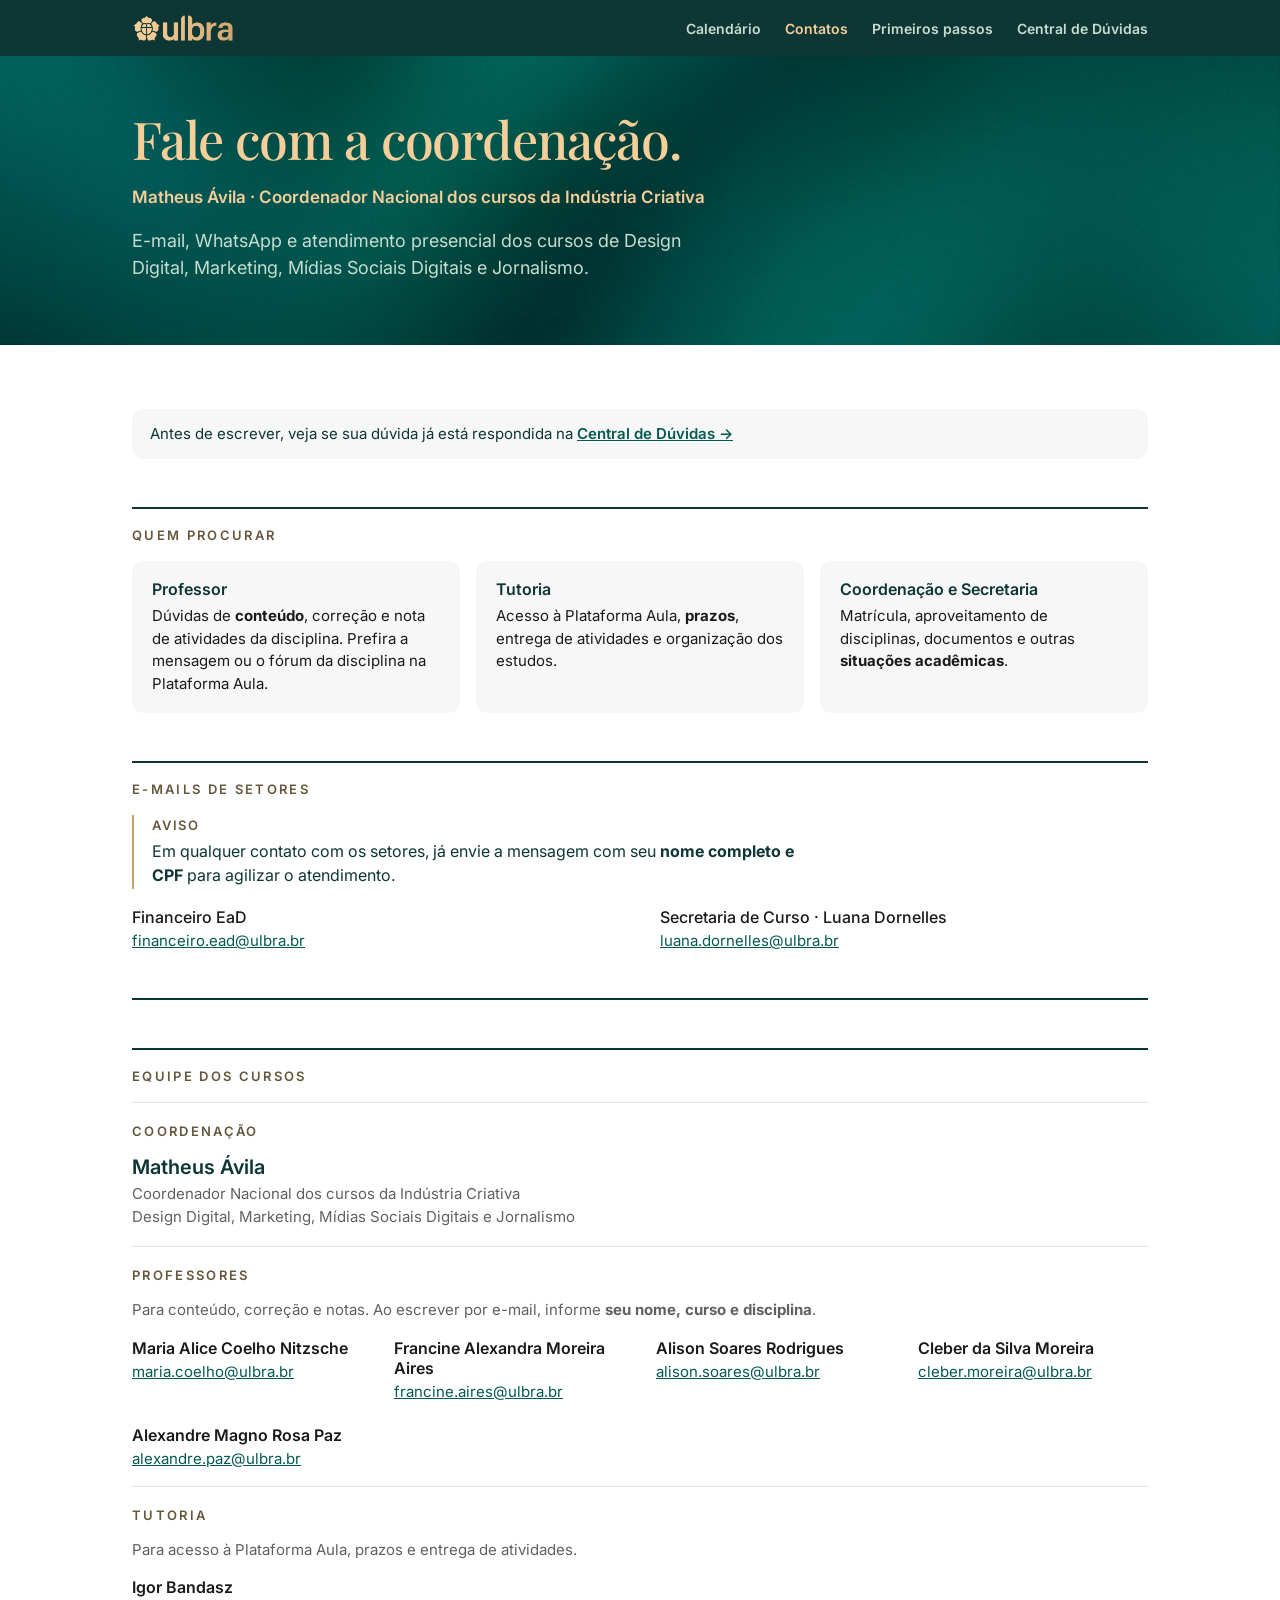
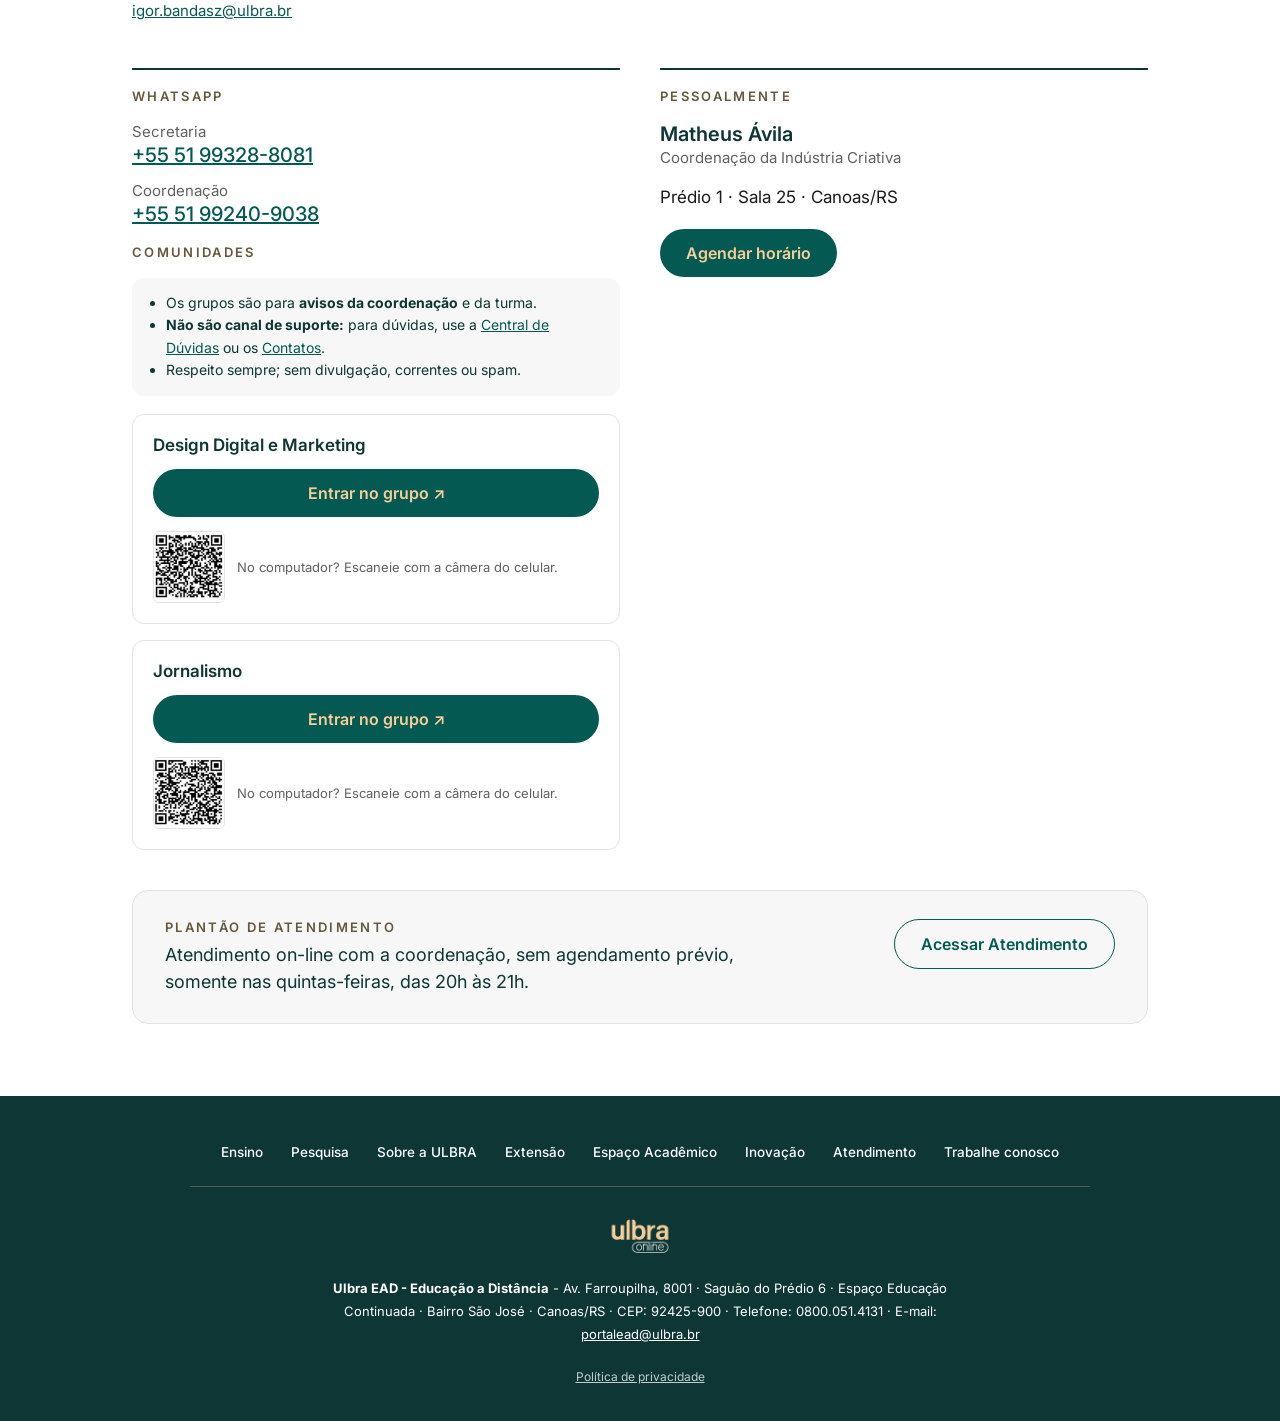
<file: contatos.html>
<!DOCTYPE html>
<html lang="pt-BR">
<head>
<meta charset="utf-8">
<meta name="viewport" content="width=device-width, initial-scale=1">
<title>Contatos — Indústria Criativa · Ulbra</title>
<meta name="description" content="E-mail, WhatsApp e atendimento presencial dos cursos de Design Digital, Marketing, Mídias Sociais Digitais e Jornalismo.">
<link rel="preconnect" href="https://fonts.googleapis.com">
<link rel="preconnect" href="https://fonts.gstatic.com" crossorigin>
<link href="https://fonts.googleapis.com/css2?family=Inter:wght@400;500;600;700&family=Playfair+Display:wght@500;600&display=swap" rel="stylesheet">
<style>
  :root {
    --green-900: #0d3634;
    --green-800: #034948;
    --green-600: #045a52;
    --gold-100: #f5ce99;
    --gold-300: #cca269;
    --gold-700: #66563d;
    --text: #1a1a1a;
    --text-muted: #606060;
    --line-hairline: #e3e3e3;
  }

  * { box-sizing: border-box; }

  body {
    margin: 0;
    background: #ffffff;
    color: var(--text);
    font-family: 'Inter', system-ui, sans-serif;
  }

  a {
    color: var(--green-600);
  }

  a:hover {
    color: var(--green-800);
  }

  .header {
    position: relative;
    overflow: hidden;
    background: url('assets/kv-gradient-grain.png') center/cover no-repeat;
  }

  .header-inner {
    position: relative;
    max-width: 1080px;
    margin: 0 auto;
    padding: 56px 32px 64px;
    display: flex;
    flex-direction: column;
    gap: 20px;
    align-items: flex-start;
  }

  .topnav {
    background: var(--green-900);
    padding: 14px 0;
  }

  .topnav-inner {
    max-width: 1080px;
    margin: 0 auto;
    padding: 0 32px;
    display: flex;
    align-items: center;
    justify-content: space-between;
    gap: 16px 24px;
    flex-wrap: wrap;
  }

  .topnav-brand {
    display: flex;
    align-items: center;
  }

  .topnav-brand img {
    display: block;
    height: 28px;
  }

  .topnav-links {
    display: flex;
    flex-wrap: wrap;
    gap: 8px 24px;
  }

  .topnav-links a {
    font-size: 14px;
    font-weight: 600;
    color: #c6ddd0;
    text-decoration: none;
  }

  .topnav-links a:hover,
  .topnav-links a.active {
    color: var(--gold-100);
  }


  .eyebrow {
    font-size: 13px;
    font-weight: 600;
    letter-spacing: .18em;
    text-transform: uppercase;
    color: var(--gold-300);
  }

  .eyebrow--muted {
    color: var(--gold-700);
  }

  .headline {
    margin: 0;
    max-width: 640px;
    font-family: 'Playfair Display', Georgia, serif;
    font-weight: 500;
    font-size: 52px;
    line-height: 1.05;
    letter-spacing: -0.02em;
    color: var(--gold-100);
    text-wrap: pretty;
  }

  .coordinator-byline {
    margin: 0;
    font-size: 17px;
    font-weight: 600;
    color: var(--gold-100);
  }

  .subhead {
    margin: 0;
    max-width: 560px;
    font-size: 18px;
    line-height: 1.5;
    color: #c6ddd0;
    text-wrap: pretty;
  }

  main {
    max-width: 1080px;
    margin: 0 auto;
    padding: 64px 32px 24px;
    display: flex;
    flex-direction: column;
    gap: 48px;
  }

  .card {
    display: flex;
    flex-direction: column;
    gap: 18px;
    border-top: 2px solid var(--green-900);
    padding-top: 18px;
  }

  .card-note {
    margin: 0;
    font-size: 15px;
    line-height: 1.5;
    color: var(--text-muted);
  }

  .who-grid {
    display: grid;
    grid-template-columns: repeat(auto-fit, minmax(220px, 1fr));
    gap: 16px;
  }

  .who {
    display: flex;
    flex-direction: column;
    gap: 6px;
    padding: 18px 20px;
    border-radius: 12px;
    background: #f6f7f6;
  }

  .who-title {
    font-size: 16px;
    font-weight: 600;
    color: var(--green-900);
  }

  .who p,
  .role-hint {
    margin: 0;
    font-size: 15px;
    line-height: 1.5;
    color: var(--text);
  }

  .role-hint {
    color: var(--text-muted);
  }

  .contact-grid {
    display: grid;
    grid-template-columns: repeat(auto-fit, minmax(260px, 1fr));
    gap: 48px 40px;
    align-items: start;
  }

  .section-divider {
    height: 2px;
    background: var(--green-900);
    border: none;
    margin: 0;
  }

  .callout {
    display: flex;
    flex-direction: column;
    gap: 6px;
    border-left: 2px solid var(--gold-300);
    padding: 2px 0 2px 18px;
    max-width: 680px;
  }

  .callout-label {
    font-size: 13px;
    font-weight: 600;
    letter-spacing: .14em;
    text-transform: uppercase;
    color: var(--gold-700);
  }

  .callout-text {
    margin: 0;
    font-size: 16px;
    line-height: 1.5;
    color: var(--green-900);
  }

  .sector-grid {
    display: grid;
    grid-template-columns: repeat(auto-fit, minmax(220px, 1fr));
    gap: 24px 40px;
  }

  .sector-entry {
    display: flex;
    flex-direction: column;
    gap: 4px;
  }

  .sector-label {
    font-size: 16px;
    font-weight: 500;
    color: var(--text);
  }

  .sector-email {
    font-size: 15px;
  }

  .equipe-subsection {
    display: flex;
    flex-direction: column;
    gap: 16px;
    border-top: 1px solid var(--line-hairline);
    padding-top: 20px;
  }

  .coordinator-block {
    display: flex;
    flex-direction: column;
    gap: 4px;
  }

  .coordinator-title {
    margin: 0;
    font-size: 15px;
    line-height: 1.5;
    color: var(--text-muted);
  }

  .people-grid {
    display: grid;
    grid-template-columns: repeat(auto-fit, minmax(200px, 1fr));
    gap: 24px 32px;
  }

  .person {
    display: flex;
    flex-direction: column;
    gap: 4px;
  }

  .person-name {
    font-size: 16px;
    font-weight: 600;
    color: var(--text);
  }

  .person-email {
    font-size: 15px;
  }

  .whatsapp-list {
    display: flex;
    flex-direction: column;
    gap: 14px;
  }

  .whatsapp-entry {
    display: flex;
    flex-direction: column;
    gap: 2px;
  }

  .whatsapp-label {
    font-size: 15px;
    color: var(--text-muted);
  }

  .whatsapp-number {
    font-size: 20px;
    font-weight: 500;
  }

  .community-rules {
    margin: 0;
    padding: 14px 18px 14px 34px;
    border-radius: 12px;
    background: #f6f7f6;
    font-size: 14px;
    line-height: 1.6;
    color: var(--green-900);
  }

  .community-grid {
    display: grid;
    grid-template-columns: repeat(auto-fit, minmax(240px, 1fr));
    gap: 16px;
  }

  .community {
    display: flex;
    flex-direction: column;
    gap: 14px;
    padding: 20px;
    border: 1px solid var(--line-hairline);
    border-radius: 12px;
  }

  .community-name {
    font-size: 17px;
    font-weight: 600;
    color: var(--green-900);
  }

  .community .btn {
    align-self: stretch;
    text-align: center;
  }

  .community-qr {
    display: flex;
    align-items: center;
    gap: 12px;
    font-size: 13px;
    line-height: 1.4;
    color: var(--text-muted);
  }

  .community-qr img {
    flex: none;
    width: 72px;
    height: 72px;
    border: 1px solid var(--line-hairline);
    border-radius: 6px;
    background: #fff;
  }

  @media (max-width: 600px) {
    .community-qr {
      display: none;
    }
  }

  .contact-name-block {
    display: flex;
    flex-direction: column;
    gap: 2px;
  }

  .contact-name {
    font-size: 20px;
    font-weight: 600;
    color: var(--green-900);
  }

  .contact-role {
    font-size: 15px;
    color: var(--text-muted);
  }

  .contact-location {
    margin: 0;
    font-size: 17px;
    line-height: 1.5;
    color: var(--text);
  }

  .btn {
    align-self: flex-start;
    padding: 14px 26px;
    border-radius: 999px;
    font-size: 16px;
    font-weight: 600;
    text-decoration: none;
    transition: background-color .2s ease, color .2s ease;
  }

  .btn-primary {
    background: var(--green-600);
    color: var(--gold-100);
  }

  .btn-primary:hover {
    background: var(--green-800);
    color: var(--gold-100);
  }

  .btn-outline {
    border: 1px solid var(--green-600);
    color: var(--green-600);
  }

  .btn-outline:hover {
    background: var(--green-600);
    color: var(--gold-100);
  }

  .plantao-section {
    max-width: 1080px;
    margin: 0 auto;
    padding: 16px 32px 72px;
  }

  .plantao-banner {
    display: flex;
    flex-wrap: wrap;
    gap: 24px;
    align-items: center;
    justify-content: space-between;
    border: 1px solid var(--line-hairline);
    border-radius: 16px;
    padding: 28px 32px;
    background: #f6f7f6;
  }

  .plantao-copy {
    display: flex;
    flex-direction: column;
    gap: 6px;
    max-width: 620px;
  }

  .plantao-text {
    margin: 0;
    font-size: 18px;
    line-height: 1.5;
    color: var(--green-900);
    text-wrap: pretty;
  }

  .footer {
    background: var(--green-900);
    padding: 48px 24px 36px;
    text-align: center;
  }

  .footer__inner {
    max-width: 900px;
    margin: 0 auto;
  }

  .footer__nav {
    display: flex;
    flex-wrap: wrap;
    justify-content: center;
    gap: 12px 28px;
    margin-bottom: 26px;
  }

  .footer__nav a {
    color: #ffffff;
    font-size: 13.5px;
    font-weight: 500;
    text-decoration: none;
  }

  .footer__nav a:hover {
    color: rgba(255, 255, 255, .7);
  }

  .footer__divider {
    height: 1px;
    background: rgba(204, 162, 105, .35);
    margin-bottom: 32px;
  }

  .footer__logo {
    display: block;
    height: 34px;
    margin: 0 auto 24px;
  }

  .footer__address {
    max-width: 640px;
    margin: 0 auto 18px;
    font-size: 13px;
    line-height: 1.8;
    color: #ffffff;
  }

  .footer__address a {
    color: #ffffff;
  }

  .footer__legal-link {
    font-size: 12px;
    color: rgba(255, 255, 255, .75);
  }

  .footer__legal-link:hover {
    color: #ffffff;
  }
  .help-tip {
    margin: 0;
    padding: 14px 18px;
    border-radius: 12px;
    background: #f6f7f6;
    font-size: 15px;
    line-height: 1.5;
    color: var(--green-900);
  }

  .help-tip a {
    font-weight: 600;
  }

  a:focus-visible,
  button:focus-visible {
    outline: 2px solid var(--gold-300);
    outline-offset: 3px;
  }
</style>
</head>
<body>

<nav class="topnav">
  <div class="topnav-inner">
    <a class="topnav-brand" href="index.html"><img src="assets/logo-horizontal-gold.png" alt="Ulbra · Portal do Estudante"></a>
    <div class="topnav-links">
      <a href="calendario-ead.html">Calendário</a>
      <a class="active" href="contatos.html">Contatos</a>
      <a href="onboarding-ead.html">Primeiros passos</a>
      <a href="espaco-academico/index.html">Central de Dúvidas</a>
    </div>
  </div>
</nav>

<header class="header">
  <div class="header-inner">
    <h1 class="headline">Fale com a coordenação.</h1>
    <p class="coordinator-byline">Matheus Ávila · Coordenador Nacional dos cursos da Indústria Criativa</p>
    <p class="subhead">E-mail, WhatsApp e atendimento presencial dos cursos de Design Digital, Marketing, Mídias Sociais Digitais e Jornalismo.</p>
  </div>
</header>

<main>

  <p class="help-tip">Antes de escrever, veja se sua dúvida já está respondida na <a href="espaco-academico/index.html">Central de Dúvidas →</a></p>

  <section class="card">
    <span class="eyebrow eyebrow--muted">Quem procurar</span>
    <div class="who-grid">
      <div class="who">
        <span class="who-title">Professor</span>
        <p>Dúvidas de <strong>conteúdo</strong>, correção e nota de atividades da disciplina. Prefira a mensagem ou o fórum da disciplina na Plataforma Aula.</p>
      </div>
      <div class="who">
        <span class="who-title">Tutoria</span>
        <p>Acesso à Plataforma Aula, <strong>prazos</strong>, entrega de atividades e organização dos estudos.</p>
      </div>
      <div class="who">
        <span class="who-title">Coordenação e Secretaria</span>
        <p>Matrícula, aproveitamento de disciplinas, documentos e outras <strong>situações acadêmicas</strong>.</p>
      </div>
    </div>
  </section>

  <section class="card">
    <span class="eyebrow eyebrow--muted">E-mails de setores</span>
    <div class="callout">
      <span class="callout-label">Aviso</span>
      <p class="callout-text">Em qualquer contato com os setores, já envie a mensagem com seu <strong>nome completo e CPF</strong> para agilizar o atendimento.</p>
    </div>
    <div class="sector-grid">
      <div class="sector-entry">
        <span class="sector-label">Financeiro EaD</span>
        <a class="sector-email" href="mailto:financeiro.ead@ulbra.br">financeiro.ead@ulbra.br</a>
      </div>
      <div class="sector-entry">
        <span class="sector-label">Secretaria de Curso · Luana Dornelles</span>
        <a class="sector-email" href="mailto:luana.dornelles@ulbra.br">luana.dornelles@ulbra.br</a>
      </div>
    </div>
  </section>

  <hr class="section-divider">

  <section class="card">
    <span class="eyebrow eyebrow--muted">Equipe dos cursos</span>

    <div class="equipe-subsection">
      <span class="eyebrow eyebrow--muted">Coordenação</span>
      <div class="coordinator-block">
        <span class="contact-name">Matheus Ávila</span>
        <p class="coordinator-title">Coordenador Nacional dos cursos da Indústria Criativa<br>Design Digital, Marketing, Mídias Sociais Digitais e Jornalismo</p>
      </div>
    </div>

    <div class="equipe-subsection">
      <span class="eyebrow eyebrow--muted">Professores</span>
      <p class="role-hint">Para conteúdo, correção e notas. Ao escrever por e-mail, informe <strong>seu nome, curso e disciplina</strong>.</p>
      <div class="people-grid">
        <div class="person">
          <span class="person-name">Maria Alice Coelho Nitzsche</span>
          <a class="person-email" href="mailto:maria.coelho@ulbra.br">maria.coelho@ulbra.br</a>
        </div>
        <div class="person">
          <span class="person-name">Francine Alexandra Moreira Aires</span>
          <a class="person-email" href="mailto:francine.aires@ulbra.br">francine.aires@ulbra.br</a>
        </div>
        <div class="person">
          <span class="person-name">Alison Soares Rodrigues</span>
          <a class="person-email" href="mailto:alison.soares@ulbra.br">alison.soares@ulbra.br</a>
        </div>
        <div class="person">
          <span class="person-name">Cleber da Silva Moreira</span>
          <a class="person-email" href="mailto:cleber.moreira@ulbra.br">cleber.moreira@ulbra.br</a>
        </div>
        <div class="person">
          <span class="person-name">Alexandre Magno Rosa Paz</span>
          <a class="person-email" href="mailto:alexandre.paz@ulbra.br">alexandre.paz@ulbra.br</a>
        </div>
      </div>
    </div>

    <div class="equipe-subsection">
      <span class="eyebrow eyebrow--muted">Tutoria</span>
      <p class="role-hint">Para acesso à Plataforma Aula, prazos e entrega de atividades.</p>
      <div class="people-grid">
        <div class="person">
          <span class="person-name">Igor Bandasz</span>
          <a class="person-email" href="mailto:igor.bandasz@ulbra.br">igor.bandasz@ulbra.br</a>
        </div>
      </div>
    </div>
  </section>

  <div class="contact-grid">

  <section class="card">
    <span class="eyebrow eyebrow--muted">WhatsApp</span>
    <div class="whatsapp-list">
      <div class="whatsapp-entry">
        <span class="whatsapp-label">Secretaria</span>
        <a class="whatsapp-number" href="https://wa.me/5551993288081">+55 51 99328-8081</a>
      </div>
      <div class="whatsapp-entry">
        <span class="whatsapp-label">Coordenação</span>
        <a class="whatsapp-number" href="https://wa.me/5551992409038">+55 51 99240-9038</a>
      </div>
    </div>
    <span class="eyebrow eyebrow--muted">Comunidades</span>
    <ul class="community-rules">
      <li>Os grupos são para <strong>avisos da coordenação</strong> e da turma.</li>
      <li><strong>Não são canal de suporte:</strong> para dúvidas, use a <a href="espaco-academico/index.html">Central de Dúvidas</a> ou os <a href="contatos.html">Contatos</a>.</li>
      <li>Respeito sempre; sem divulgação, correntes ou spam.</li>
    </ul>
    <div class="community-grid">
      <div class="community">
        <span class="community-name">Design Digital e Marketing</span>
        <a class="btn btn-primary" href="https://chat.whatsapp.com/DfFNMpWyrQJKrVk084zZX2" target="_blank" rel="noopener">Entrar no grupo <span aria-hidden="true">↗</span></a>
        <div class="community-qr"><img src="assets/qr-comunidade-dd-mkt.png" alt="QR code do grupo de Design Digital e Marketing"><span>No computador? Escaneie com a câmera do celular.</span></div>
      </div>
      <div class="community">
        <span class="community-name">Jornalismo</span>
        <a class="btn btn-primary" href="https://chat.whatsapp.com/IkfiMdClW6oJhin9gt8lem" target="_blank" rel="noopener">Entrar no grupo <span aria-hidden="true">↗</span></a>
        <div class="community-qr"><img src="assets/qr-comunidade-jornalismo.png" alt="QR code do grupo de Jornalismo"><span>No computador? Escaneie com a câmera do celular.</span></div>
      </div>
    </div>
  </section>

  <section class="card" id="pessoalmente">
    <span class="eyebrow eyebrow--muted">Pessoalmente</span>
    <div class="contact-name-block">
      <span class="contact-name">Matheus Ávila</span>
      <span class="contact-role">Coordenação da Indústria Criativa</span>
    </div>
    <p class="contact-location">Prédio 1 · Sala 25 · Canoas/RS</p>
    <a class="btn btn-primary" href="https://calendar.google.com/calendar/u/0/appointments/schedules/AcZssZ0rG__nazBgV8LboJ52EJUGc_2YBnThwAtABAEUBiI0QgOfs6hNlshXvvDUmDirA4-xX7_LUJHc" target="_blank" rel="noopener">Agendar horário</a>
  </section>

  </div>

</main>

<section class="plantao-section" id="plantao">
  <div class="plantao-banner">
    <div class="plantao-copy">
      <span class="eyebrow eyebrow--muted">Plantão de atendimento</span>
      <p class="plantao-text">Atendimento on-line com a coordenação, sem agendamento prévio, somente nas quintas-feiras, das 20h às 21h.</p>
    </div>
    <a class="btn btn-outline" href="https://meet.google.com/ecw-uwci-yoq" target="_blank" rel="noopener">Acessar Atendimento</a>
  </div>
</section>

<footer class="footer">
  <div class="footer__inner">
    <nav class="footer__nav">
      <a href="#">Ensino</a>
      <a href="#">Pesquisa</a>
      <a href="#">Sobre a ULBRA</a>
      <a href="#">Extensão</a>
      <a href="#">Espaço Acadêmico</a>
      <a href="#">Inovação</a>
      <a href="#">Atendimento</a>
      <a href="#">Trabalhe conosco</a>
    </nav>
    <div class="footer__divider"></div>
    <img class="footer__logo" src="assets/logo-ulbra-branco.png" alt="ULBRA">
    <p class="footer__address">
      <strong>Ulbra EAD - Educação a Distância</strong> - Av. Farroupilha, 8001 · Saguão do Prédio 6 · Espaço Educação Continuada · Bairro São José · Canoas/RS · CEP: 92425-900 · Telefone: 0800.051.4131 · E-mail: <a href="mailto:portalead@ulbra.br">portalead@ulbra.br</a>
    </p>
    <a class="footer__legal-link" href="#">Política de privacidade</a>
  </div>
</footer>

</body>
</html>
</file>
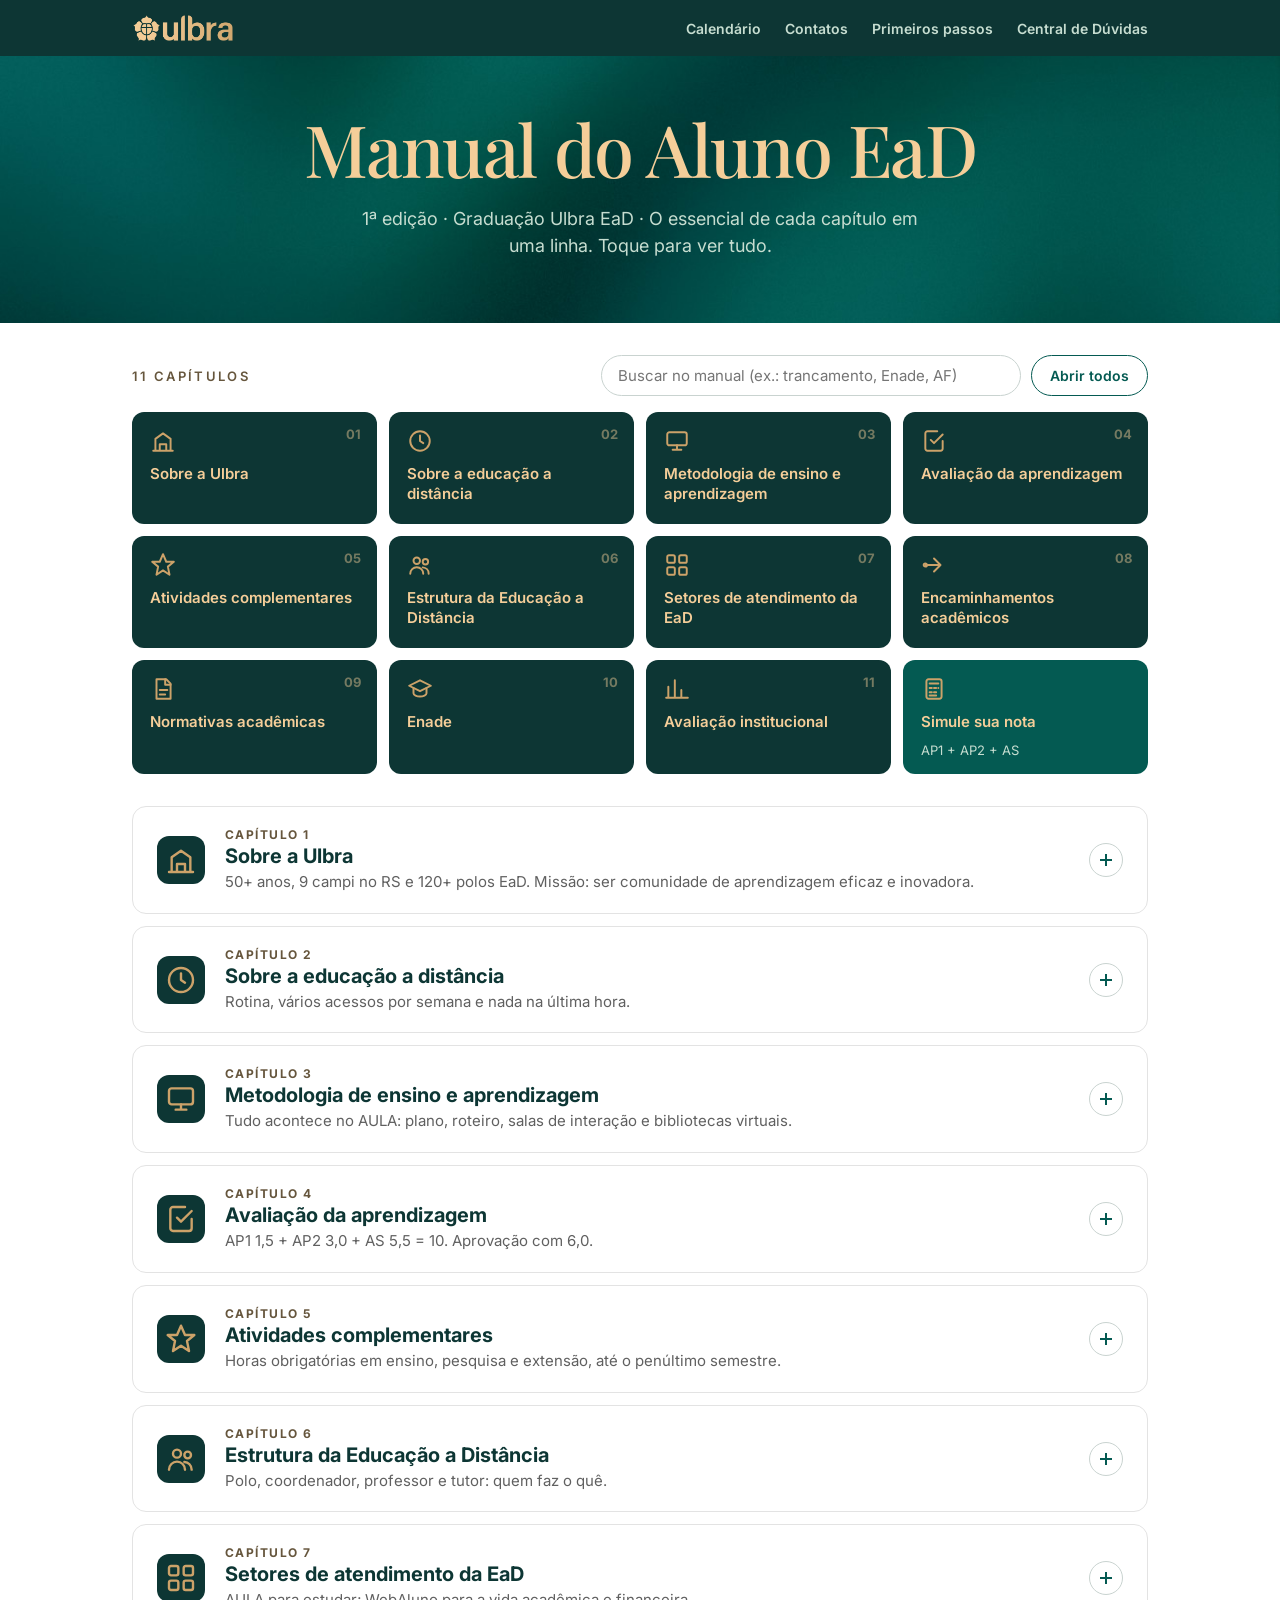
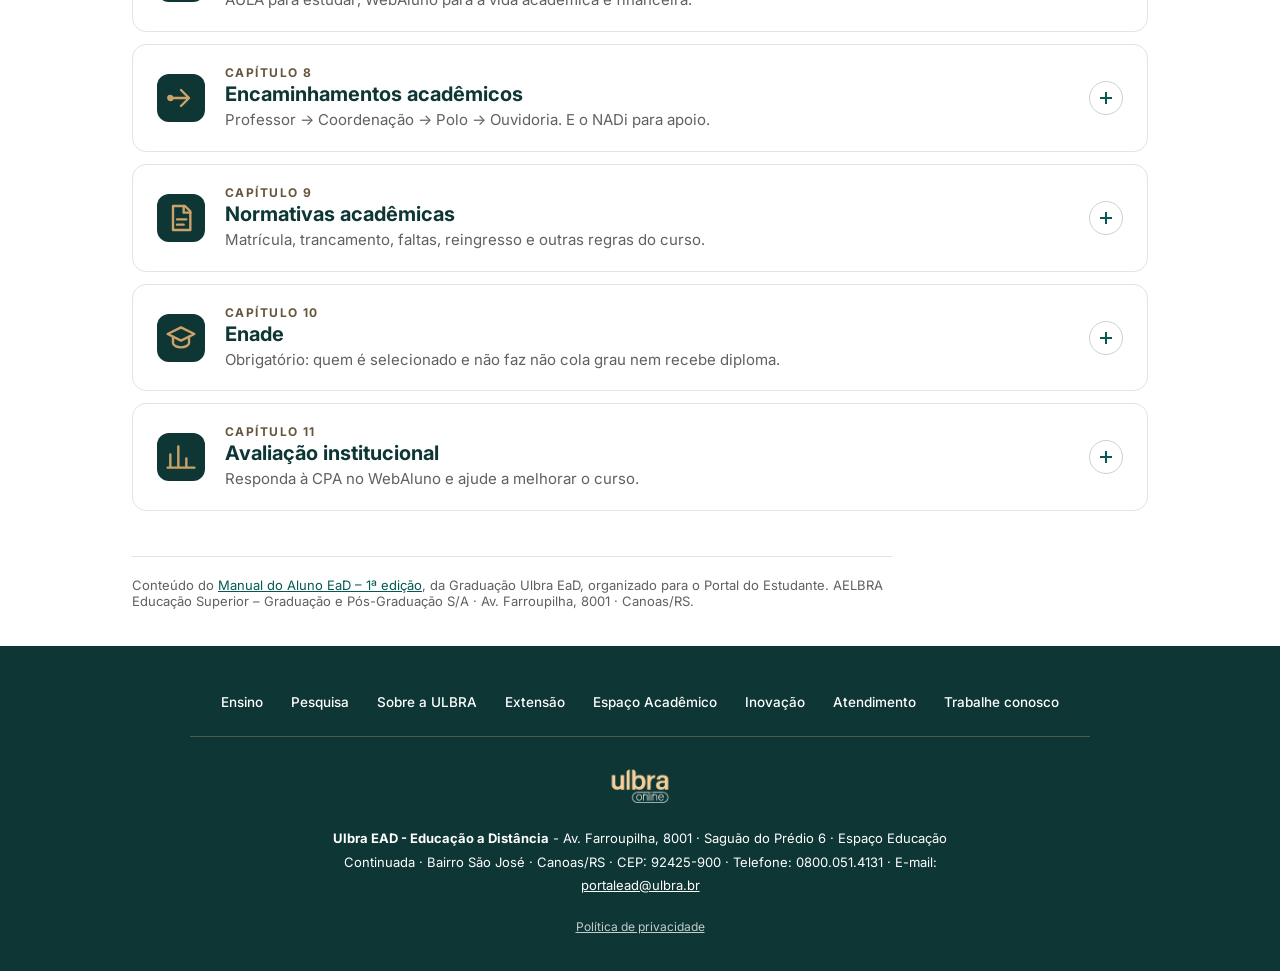
<file: manual-do-aluno.html>
<!DOCTYPE html>
<html lang="pt-BR">
<head>
<meta charset="utf-8">
<meta name="viewport" content="width=device-width, initial-scale=1">
<title>Manual do Aluno EaD — Portal do Estudante · Indústria Criativa · Ulbra</title>
<meta name="description" content="Manual do Aluno EaD da Ulbra (1ª edição): educação a distância, metodologia, avaliação, atividades complementares, atendimento, normativas acadêmicas, Enade e avaliação institucional.">
<link rel="preconnect" href="https://fonts.googleapis.com">
<link rel="preconnect" href="https://fonts.gstatic.com" crossorigin>
<link href="https://fonts.googleapis.com/css2?family=Inter:wght@400;500;600;700&family=Playfair+Display:wght@500;600&display=swap" rel="stylesheet">
<link rel="stylesheet" href="assets/curso.css">
</head>
<body>

<nav class="topnav">
  <div class="topnav-inner">
    <a class="topnav-brand" href="index.html"><img src="assets/logo-horizontal-gold.png" alt="Ulbra · Portal do Estudante"></a>
    <div class="topnav-links">
      <a href="calendario-ead.html">Calendário</a>
      <a href="contatos.html">Contatos</a>
      <a href="onboarding-ead.html">Primeiros passos</a>
      <a href="espaco-academico/index.html">Central de Dúvidas</a>
    </div>
  </div>
</nav>

<header class="header">
  <div class="header-inner">
    <h1 class="headline">Manual do Aluno EaD</h1>
    <p class="subhead">1ª edição · Graduação Ulbra EaD · O essencial de cada capítulo em uma linha. Toque para ver tudo.</p>
  </div>
</header>

<main class="manual">
  <section class="mgrid-wrap" aria-label="Capítulos do manual">
    <div class="mgrid-head">
      <span class="eyebrow eyebrow--muted">11 capítulos</span>
      <div class="mgrid-actions">
        <input class="msearch" id="manual-busca" type="search" placeholder="Buscar no manual (ex.: trancamento, Enade, AF)" aria-label="Buscar no manual" hidden>
        <button class="mtoggle-all" id="manual-abrir-todos" type="button" hidden>Abrir todos</button>
      </div>
    </div>
    <nav class="mgrid">
      <a class="mgrid-card" href="#sobre-a-ulbra" data-open="sobre-a-ulbra">
        <svg class="mchap-icon" viewBox="0 0 24 24" aria-hidden="true"><path d="M3 21h18M5 21V10l7-5 7 5v11M9 21v-6h6v6"/></svg>
        <span class="mgrid-num">01</span>
        <span class="mgrid-title">Sobre a Ulbra</span>
      </a>
      <a class="mgrid-card" href="#educacao-a-distancia" data-open="educacao-a-distancia">
        <svg class="mchap-icon" viewBox="0 0 24 24" aria-hidden="true"><circle cx="12" cy="12" r="9"/><path d="M12 7v5l3 2"/></svg>
        <span class="mgrid-num">02</span>
        <span class="mgrid-title">Sobre a educação a distância</span>
      </a>
      <a class="mgrid-card" href="#metodologia" data-open="metodologia">
        <svg class="mchap-icon" viewBox="0 0 24 24" aria-hidden="true"><rect x="3" y="4" width="18" height="12" rx="2"/><path d="M8 20h8M12 16v4"/></svg>
        <span class="mgrid-num">03</span>
        <span class="mgrid-title">Metodologia de ensino e aprendizagem</span>
      </a>
      <a class="mgrid-card" href="#avaliacao" data-open="avaliacao">
        <svg class="mchap-icon" viewBox="0 0 24 24" aria-hidden="true"><path d="M9 11l3 3 8-8"/><path d="M20 12v7a2 2 0 0 1-2 2H6a2 2 0 0 1-2-2V5a2 2 0 0 1 2-2h9"/></svg>
        <span class="mgrid-num">04</span>
        <span class="mgrid-title">Avaliação da aprendizagem</span>
      </a>
      <a class="mgrid-card" href="#atividades-complementares" data-open="atividades-complementares">
        <svg class="mchap-icon" viewBox="0 0 24 24" aria-hidden="true"><path d="M12 2l3 7h7l-5.5 4.5L18 21l-6-4-6 4 1.5-7.5L2 9h7z"/></svg>
        <span class="mgrid-num">05</span>
        <span class="mgrid-title">Atividades complementares</span>
      </a>
      <a class="mgrid-card" href="#estrutura-ead" data-open="estrutura-ead">
        <svg class="mchap-icon" viewBox="0 0 24 24" aria-hidden="true"><circle cx="9" cy="8" r="3"/><circle cx="17" cy="9" r="2.5"/><path d="M3 20c0-3.3 2.7-6 6-6s6 2.7 6 6M14.5 14.2c3 .2 5.5 2.5 5.5 5.8"/></svg>
        <span class="mgrid-num">06</span>
        <span class="mgrid-title">Estrutura da Educação a Distância</span>
      </a>
      <a class="mgrid-card" href="#setores-de-atendimento" data-open="setores-de-atendimento">
        <svg class="mchap-icon" viewBox="0 0 24 24" aria-hidden="true"><rect x="3" y="3" width="7" height="7" rx="1.5"/><rect x="14" y="3" width="7" height="7" rx="1.5"/><rect x="3" y="14" width="7" height="7" rx="1.5"/><rect x="14" y="14" width="7" height="7" rx="1.5"/></svg>
        <span class="mgrid-num">07</span>
        <span class="mgrid-title">Setores de atendimento da EaD</span>
      </a>
      <a class="mgrid-card" href="#encaminhamentos" data-open="encaminhamentos">
        <svg class="mchap-icon" viewBox="0 0 24 24" aria-hidden="true"><path d="M4 12h12M12 6l6 6-6 6"/><circle cx="4" cy="12" r="1.5"/></svg>
        <span class="mgrid-num">08</span>
        <span class="mgrid-title">Encaminhamentos acadêmicos</span>
      </a>
      <a class="mgrid-card" href="#normativas" data-open="normativas">
        <svg class="mchap-icon" viewBox="0 0 24 24" aria-hidden="true"><path d="M6 3h9l4 4v14H6z"/><path d="M14 3v5h5M9 13h7M9 17h5"/></svg>
        <span class="mgrid-num">09</span>
        <span class="mgrid-title">Normativas acadêmicas</span>
      </a>
      <a class="mgrid-card" href="#enade" data-open="enade">
        <svg class="mchap-icon" viewBox="0 0 24 24" aria-hidden="true"><path d="M2 9l10-5 10 5-10 5z"/><path d="M6 11v5c0 1.5 3 3 6 3s6-1.5 6-3v-5"/></svg>
        <span class="mgrid-num">10</span>
        <span class="mgrid-title">Enade</span>
      </a>
      <a class="mgrid-card" href="#avaliacao-institucional" data-open="avaliacao-institucional">
        <svg class="mchap-icon" viewBox="0 0 24 24" aria-hidden="true"><path d="M4 20V10M10 20V4M16 20v-7M22 20H2"/></svg>
        <span class="mgrid-num">11</span>
        <span class="mgrid-title">Avaliação institucional</span>
      </a>
      <a class="mgrid-card mgrid-card--accent" href="#simulador" data-open="avaliacao" data-target="simulador">
        <svg class="mchap-icon" viewBox="0 0 24 24" aria-hidden="true"><rect x="5" y="3" width="14" height="18" rx="2"/><path d="M8 7h8M8 11h2M12 11h2M16 11h0M8 15h2M12 15h2M8 18h6"/></svg>
        <span class="mgrid-title">Simule sua nota</span>
        <span class="mgrid-sub">AP1 + AP2 + AS</span>
      </a>
    </nav>
    <p class="msearch-empty" id="manual-vazio" hidden>Nada encontrado. Tente outra palavra ou procure na <a href="espaco-academico/index.html">Central de Dúvidas</a>.</p>
  </section>

  <div class="mchapters">
      <details class="mchap" id="sobre-a-ulbra">
        <summary>
          <svg class="mchap-icon" viewBox="0 0 24 24" aria-hidden="true"><path d="M3 21h18M5 21V10l7-5 7 5v11M9 21v-6h6v6"/></svg>
          <span class="mchap-head">
            <span class="mchap-num">Capítulo 1</span>
            <span class="mchap-title">Sobre a Ulbra</span>
            <span class="mchap-tldr">50+ anos, 9 campi no RS e 120+ polos EaD. Missão: ser comunidade de aprendizagem eficaz e inovadora.</span>
          </span>
          <span class="mchap-toggle" aria-hidden="true"></span>
        </summary>
        <div class="mchap-body">
        <p>A Universidade Luterana do Brasil (Ulbra) atua há mais de 50 anos e integra a Rede Ulbra de Educação, marca utilizada pela sua mantenedora, a Aelbra, em todas as unidades de educação básica e de ensino superior nas regiões Sul, Norte e Centro-Oeste do país.</p>
        <p>Com nove campi universitários no Rio Grande do Sul e mais de 120 polos de educação a distância (EaD) em diversas regiões brasileiras, a Ulbra assume como missão ser comunidade de aprendizagem eficaz e inovadora. Para isso, se reinventa, acompanhando as mudanças da sociedade e impactando as comunidades pelas parcerias com empresas e instituições públicas e privadas.</p>
        <p>Oferecendo cursos de graduação e pós-graduação nas modalidades presencial e a distância, a Ulbra mantém ampla programação de extensão e pesquisa e leva o saber às localidades mais remotas do país, promovendo a inovação, a inclusão social e o desenvolvimento comunitário.</p>
        <div class="manual-pair">
          <div><h3>Missão</h3><p>Ser comunidade de aprendizagem eficaz e inovadora.</p></div>
          <div><h3>Visão</h3><p>Ser reconhecida, até 2028, como instituição de excelência acadêmica baseada numa proposta pedagógica que investiga contextos e transforma as pessoas e a realidade social.</p></div>
        </div>
        <h3>Princípios</h3>
        <dl class="manual-dl">
          <dt>Educação transformadora</dt><dd>Processo emancipatório, que desenvolve competências para identificar e resolver problemas e desafios do mundo contemporâneo, numa postura crítica, inovadora, colaborativa e empreendedora.</dd>
          <dt>Confessionalidade cristã</dt><dd>A instituição dá testemunho da fé cristã e cultiva os valores que dela se depreendem, promovendo o ser humano em sua integralidade.</dd>
          <dt>Dignidade da pessoa e sacralidade da vida</dt><dd>A vida humana é dom de Deus, o que lhe concede valor intrínseco e demanda tratamento digno em todas as dimensões de sua existência.</dd>
          <dt>Comprometimento pessoal, institucional e social</dt><dd>Compromisso de cada pessoa com o exercício responsável e eficaz de suas funções, em congruência com os princípios da instituição e na perspectiva da responsabilidade social e do bem comum.</dd>
        </dl>
        <h3>Valores</h3>
        <ul class="manual-tags"><li>Amor</li><li>Excelência</li><li>Inovação</li><li>Respeito</li><li>Justiça</li><li>Honestidade</li><li>Inclusão e Acessibilidade</li><li>Liberdade</li><li>Cidadania e Solidariedade</li></ul>
        <div class="manual-materials">
        <a class="manual-material" href="https://servicos.ulbra.br/aa/consulta-documentos/681" target="_blank" rel="noopener">
          <span class="manual-material-kind">Documento</span>
          <span class="manual-material-title">PDI – Plano de Desenvolvimento Institucional <span aria-hidden="true">↗</span></span>
          <span class="manual-material-note">Estrutura, filosofia e projetos da Universidade. Também no AutoAtendimento, em Documentos Institucionais.</span>
        </a>
        </div>
        </div>
      </details>

      <details class="mchap" id="educacao-a-distancia">
        <summary>
          <svg class="mchap-icon" viewBox="0 0 24 24" aria-hidden="true"><circle cx="12" cy="12" r="9"/><path d="M12 7v5l3 2"/></svg>
          <span class="mchap-head">
            <span class="mchap-num">Capítulo 2</span>
            <span class="mchap-title">Sobre a educação a distância</span>
            <span class="mchap-tldr">Rotina, vários acessos por semana e nada na última hora.</span>
          </span>
          <span class="mchap-toggle" aria-hidden="true"></span>
        </summary>
        <div class="mchap-body">
        <p>A educação a distância é uma modalidade bastante eficaz, mas exige disciplina e organização. Algumas dicas para organizar seus estudos:</p>
        <ul class="manual-tips">
          <li><strong>Programe horários diários</strong> para acessar o ambiente de estudos: o hábito é fundamental.</li>
          <li><strong>Acesse a sala virtual várias vezes por semana.</strong> O tempo de estudo de uma disciplina a distância é o mesmo de uma presencial.</li>
          <li><strong>Tenha uma rotina de acessos</strong> para saber, em primeira mão, o que tutores e professores disponibilizam: tarefas, conteúdos, respostas de fóruns e comentários dos colegas.</li>
          <li><strong>Prefira vários acessos curtos</strong> a um único acesso longo na semana: a concentração tem limite.</li>
          <li><strong>Siga o Roteiro de Aprendizagem</strong> de cada disciplina (leituras, exercícios, atividades práticas, salas de interação e avaliações) e vá marcando o que já fez.</li>
          <li><strong>Comece pelas leituras e exercícios.</strong> Não adianta fazer a atividade avaliativa sem estudo prévio: o objetivo é aprender, e a nota vem como consequência.</li>
          <li><strong>Resuma os tópicos principais</strong> de cada tarefa: é uma ótima forma de estudo.</li>
          <li><strong>Não deixe para a data limite.</strong> As atividades virtuais ficam disponíveis por no mínimo sete dias; imprevistos acontecem.</li>
          <li><strong>Use as ferramentas da plataforma</strong> para tirar dúvidas: professores e tutores estão à disposição no ambiente virtual.</li>
          <li><strong>Vá ao Polo</strong> para orientações sobre a metodologia, grupos de estudos e atividades de extensão. Você não está sozinho!</li>
          <li><strong>Faça-se presente na sala de aula virtual:</strong> é nela que você encontra professores e tutores.</li>
        </ul>
        <h3>Postura acadêmica</h3>
        <p>Ao ingressar na universidade, você passa a integrar o corpo discente e é esperado que sua conduta seja condizente. Cuide da linguagem e da postura, evite gírias e palavrões e trate colegas, professores, tutores e funcionários do polo e da universidade com cortesia e respeito. O conhecimento nos coloca diante do compromisso de crescer a cada dia, contribuindo com o crescimento das pessoas e dos ambientes à nossa volta.</p>
        </div>
      </details>

      <details class="mchap" id="metodologia">
        <summary>
          <svg class="mchap-icon" viewBox="0 0 24 24" aria-hidden="true"><rect x="3" y="4" width="18" height="12" rx="2"/><path d="M8 20h8M12 16v4"/></svg>
          <span class="mchap-head">
            <span class="mchap-num">Capítulo 3</span>
            <span class="mchap-title">Metodologia de ensino e aprendizagem</span>
            <span class="mchap-tldr">Tudo acontece no AULA: plano, roteiro, salas de interação e bibliotecas virtuais.</span>
          </span>
          <span class="mchap-toggle" aria-hidden="true"></span>
        </summary>
        <div class="mchap-body">
        <p>O trabalho usa diferentes estratégias de aprendizagem ativa, para estimular o protagonismo, a autogestão, a reflexão e a criticidade do acadêmico.</p>
        <p>O Ambiente Virtual de Aprendizagem é o <strong>AULA</strong>, desenvolvido pela própria universidade. Professor e tutor acompanham você de forma assíncrona, orientando, esclarecendo dúvidas e dando retorno por salas de interação e mensagens. Os materiais (e-books, aulas virtuais, vídeos, artigos e indicações do professor) ficam no AULA.</p>
        <p>As atividades práticas fomentam a aprendizagem ativa e são verificadas nas atividades avaliativas, com estratégias como estudo de caso, estudo dirigido, oficinas, painéis, webfólio, webinário, solução de problemas e aprendizagem baseada em problemas e em projetos, entre outras.</p>
        <h3>Itens e recursos indispensáveis</h3>
        <dl class="manual-dl">
          <dt>Plano de aprendizagem</dt><dd>Planejamento completo da disciplina: ementa, objetivos, competências, metodologia, avaliação e bibliografias básicas e complementares.</dd>
          <dt>Datas importantes (Calendário de atividades EaD)</dt><dd>Datas de disponibilização das atividades, salas de interação, avaliações e divulgação de notas e gabaritos.</dd>
          <dt>Roteiro de aprendizagem</dt><dd>Todo o percurso de estudos da disciplina, em blocos, para você ir marcando o que já fez. Siga sempre o roteiro, mesmo nas atividades que não valem nota.</dd>
          <dt>Salas de interação</dt><dd>Espaço de participação com tutor, professor e colegas, para socializar experiências, atividades práticas e fóruns de discussão.</dd>
          <dt>Avisos e mensagens</dt><dd>Comunicação entre a Universidade, professores, tutores e alunos.</dd>
          <dt>Bibliotecas virtuais Pearson e Minha Biblioteca</dt><dd>Acesso às bibliografias das disciplinas e a milhares de títulos de diferentes áreas.</dd>
        </dl>
        </div>
      </details>

      <details class="mchap" id="avaliacao">
        <summary>
          <svg class="mchap-icon" viewBox="0 0 24 24" aria-hidden="true"><path d="M9 11l3 3 8-8"/><path d="M20 12v7a2 2 0 0 1-2 2H6a2 2 0 0 1-2-2V5a2 2 0 0 1 2-2h9"/></svg>
          <span class="mchap-head">
            <span class="mchap-num">Capítulo 4</span>
            <span class="mchap-title">Avaliação da aprendizagem</span>
            <span class="mchap-tldr">AP1 1,5 + AP2 3,0 + AS 5,5 = 10. Aprovação com 6,0.</span>
          </span>
          <span class="mchap-toggle" aria-hidden="true"></span>
        </summary>
        <div class="mchap-body">
        <p>A avaliação é contínua e processual, baseada nos princípios de progressão e autogestão, e evidencia o desenvolvimento das competências.</p>
        <h3>Disciplinas teóricas</h3>
        <div class="manual-scores">
          <div><span>AP1</span><strong>1,5</strong><small>Avaliação Parcial 1 · on-line</small></div>
          <div><span>AP2</span><strong>3,0</strong><small>Avaliação Parcial 2 · on-line</small></div>
          <div><span>AS</span><strong>5,5</strong><small>Avaliação Semestral · presencial, individual, sem consulta</small></div>
          <div class="is-total"><span>PS</span><strong>10</strong><small>AP1 + AP2 + AS · aprovação com no mínimo 6,0</small></div>
        </div>
        <p><strong>Avaliação Final (AF):</strong> presencial, individual, cumulativa e sem consulta, vale até 10 pontos (aprovação com no mínimo 6,0). Podem fazer a AF quem:</p>
        <ul>
          <li>obteve <strong>menos de 6,0</strong> na Pontuação Semestral (PS), com PS acima de zero;</li>
          <li>obteve <strong>6,0 ou mais</strong> na PS e quer melhorar o desempenho (mediante protocolo on-line).</li>
        </ul>
        <p>A Pontuação Final (PF) é a maior entre a PS e a AF.</p>
        <div class="manual-sim" id="simulador" hidden>
          <h3>Simule sua nota</h3>
          <div class="manual-sim-fields">
            <label>AP1 <small>até 1,5</small><input type="number" inputmode="decimal" min="0" max="1.5" step="0.1" data-max="1.5" value="0"></label>
            <label>AP2 <small>até 3,0</small><input type="number" inputmode="decimal" min="0" max="3" step="0.1" data-max="3" value="0"></label>
            <label>AS <small>até 5,5</small><input type="number" inputmode="decimal" min="0" max="5.5" step="0.1" data-max="5.5" value="0"></label>
          </div>
          <div class="manual-sim-result" aria-live="polite">
            <span class="manual-sim-ps">PS <strong id="sim-ps">0,0</strong></span>
            <span class="manual-sim-msg" id="sim-msg"></span>
          </div>
        </div>
        <h3>Disciplinas práticas</h3>
        <p>Estágios, projetos e outras disciplinas práticas têm todas as etapas on-line, na trilha de aprendizagem: AP1 (1,5), AP2 (3,0) e AS (5,5, com a entrega final). PS = AP1 + AP2 + AS, com aprovação a partir de 6,0.</p>
        <h3>Revisão de questões e novos prazos</h3>
        <ul>
          <li><strong>Atividades on-line (no AULA):</strong> fale direto com o professor em até 48 h após a liberação da nota e do gabarito.</li>
          <li><strong>Provas presenciais (AS ou AF):</strong> abra protocolo on-line no WebAluno em até 48 h após a liberação da nota e do gabarito, anexando o PDF da prova e a justificativa ou contestação.</li>
          <li><strong>Perdeu uma prova presencial com justificativa?</strong> Abra no WebAluno o protocolo <em>Justificativa de avaliação (AS ou AF) não realizada EaD</em>, com os documentos.</li>
        </ul>
        <p>Podem fundamentar a análise: motivos previstos em lei (regime especial), problemas de saúde ou emergências comprováveis, falhas técnicas ou institucionais e outras situações excepcionais, analisadas pelo professor e, se necessário, pela coordenação. A lista não garante automaticamente uma nova data.</p>
        <p class="manual-alert"><strong>Fraude escolar:</strong> quem usar meios ilícitos ou não autorizados em provas, testes ou qualquer atividade recebe nota zero na avaliação, e o caso é comunicado à Coordenação do Curso.</p>
        </div>
      </details>

      <details class="mchap" id="atividades-complementares">
        <summary>
          <svg class="mchap-icon" viewBox="0 0 24 24" aria-hidden="true"><path d="M12 2l3 7h7l-5.5 4.5L18 21l-6-4-6 4 1.5-7.5L2 9h7z"/></svg>
          <span class="mchap-head">
            <span class="mchap-num">Capítulo 5</span>
            <span class="mchap-title">Atividades complementares</span>
            <span class="mchap-tldr">Horas obrigatórias em ensino, pesquisa e extensão, até o penúltimo semestre.</span>
          </span>
          <span class="mchap-toggle" aria-hidden="true"></span>
        </summary>
        <div class="mchap-body">
        <p>Alguns cursos preveem, com base nas resoluções do MEC, um número de horas de Atividades Complementares: atividades teórico-práticas de aprofundamento em áreas de interesse ligadas ao curso, realizadas por meio de <strong>ensino</strong> (aulas e cursos ministrados), <strong>pesquisa</strong> (iniciação científica) e <strong>extensão</strong> (como cursos de extensão).</p>
        <p>O ideal é fazer atividades nas três áreas, mas você pode cumprir em pelo menos duas. A carga horária é <strong>obrigatória</strong> e deve ser integralizada até o penúltimo semestre do curso. Não deixe para os últimos semestres; para detalhes, procure a coordenação do curso.</p>
        <div class="manual-materials">
        <a class="manual-material" href="https://docs.google.com/document/d/1HXz4fP_V8XkygviDtlijVjOqXQFp10uDSe5pTGHY1aI/edit" target="_blank" rel="noopener">
          <span class="manual-material-kind">Google Docs</span>
          <span class="manual-material-title">Lista de cursos EaD e carga horária de Atividades Complementares <span aria-hidden="true">↗</span></span>
          <span class="manual-material-note">Confira se o seu curso exige e quantas horas.</span>
        </a>
        </div>
        </div>
      </details>

      <details class="mchap" id="estrutura-ead">
        <summary>
          <svg class="mchap-icon" viewBox="0 0 24 24" aria-hidden="true"><circle cx="9" cy="8" r="3"/><circle cx="17" cy="9" r="2.5"/><path d="M3 20c0-3.3 2.7-6 6-6s6 2.7 6 6M14.5 14.2c3 .2 5.5 2.5 5.5 5.8"/></svg>
          <span class="mchap-head">
            <span class="mchap-num">Capítulo 6</span>
            <span class="mchap-title">Estrutura da Educação a Distância</span>
            <span class="mchap-tldr">Polo, coordenador, professor e tutor: quem faz o quê.</span>
          </span>
          <span class="mchap-toggle" aria-hidden="true"></span>
        </summary>
        <div class="mchap-body">
        <p>Na EaD você é acompanhado pelo <strong>Polo de Apoio Presencial</strong>, pelo <strong>Coordenador de Curso</strong>, pelo <strong>Professor</strong> e pelo <strong>Tutor</strong>.</p>
        <dl class="manual-dl">
          <dt>Polo</dt><dd>Suporte no processo seletivo, envio de documentos, matrículas e orientações sobre a Universidade, além de apoio metodológico para organizar seus estudos.</dd>
          <dt>Coordenador de curso</dt><dd>Responsável pela organização administrativa, didático-pedagógica e científica do curso e pelos projetos de ensino, pesquisa e extensão.</dd>
          <dt>Professor</dt><dd>Responsável pelo ensino e aprendizagem da disciplina: planejamento, atividades, orientação, avaliação e acompanhamento dos tutores, no AULA.</dd>
          <dt>Tutor</dt><dd>Mantém contato virtual com os alunos no AULA, acompanha o trabalho do professor e media as interações no ambiente virtual.</dd>
        </dl>
        <div class="manual-materials">
        <a class="manual-material" href="https://docs.google.com/spreadsheets/d/1JoruJaMI9qMQtm-I1qH-2SuwPWpQ7sqLDHRFFyuFB0Y/edit?gid=0#gid=0" target="_blank" rel="noopener">
          <span class="manual-material-kind">Google Planilhas</span>
          <span class="manual-material-title">Lista de Coordenadores de curso e contatos <span aria-hidden="true">↗</span></span>
          <span class="manual-material-note">Encontre o coordenador do seu curso e o e-mail.</span>
        </a>
        </div>
        </div>
      </details>

      <details class="mchap" id="setores-de-atendimento">
        <summary>
          <svg class="mchap-icon" viewBox="0 0 24 24" aria-hidden="true"><rect x="3" y="3" width="7" height="7" rx="1.5"/><rect x="14" y="3" width="7" height="7" rx="1.5"/><rect x="3" y="14" width="7" height="7" rx="1.5"/><rect x="14" y="14" width="7" height="7" rx="1.5"/></svg>
          <span class="mchap-head">
            <span class="mchap-num">Capítulo 7</span>
            <span class="mchap-title">Setores de atendimento da EaD</span>
            <span class="mchap-tldr">AULA para estudar; WebAluno para a vida acadêmica e financeira.</span>
          </span>
          <span class="mchap-toggle" aria-hidden="true"></span>
        </summary>
        <div class="mchap-body">
        <p>Você tem dois ambientes para fazer o curso e cuidar da vida acadêmica:</p>
        <div class="manual-pair">
          <div><h3>Ambiente AULA</h3><p>Salas virtuais das disciplinas, onde você interage com tutores, professores e colegas.</p></div>
          <div><h3>WebAluno</h3><p>Onde você cuida dos processos acadêmicos: histórico, matrícula e rematrícula, documentos, notas e situação financeira.</p></div>
        </div>
        <h3>No WebAluno você pode</h3>
        <ul>
          <li>Emitir atestado e carteira comprovante de matrícula.</li>
          <li>Emitir comprovante para o imposto de renda.</li>
          <li>Ver o histórico escolar, a matriz curricular e as notas por período.</li>
          <li>Consultar a situação financeira e emitir boletos.</li>
          <li>Fazer a rematrícula EaD.</li>
          <li>Abrir <strong>protocolos on-line</strong>: alteração de dados, atestados (conclusão, matrícula, datas de provas), cancelamento, trancamento, transferência, histórico, diploma pelo correio, segunda via de diploma, comprovantes de pagamento, entre outros.</li>
        </ul>
        <h3>Financeiro EaD</h3>
        <p>Para questões financeiras que o WebAluno não resolve: <a href="mailto:financeiro.ead@ulbra.br">financeiro.ead@ulbra.br</a>. Atrasos no vencimento dos boletos implicam a perda automática do desconto na parcela em atraso.</p>
        </div>
      </details>

      <details class="mchap" id="encaminhamentos">
        <summary>
          <svg class="mchap-icon" viewBox="0 0 24 24" aria-hidden="true"><path d="M4 12h12M12 6l6 6-6 6"/><circle cx="4" cy="12" r="1.5"/></svg>
          <span class="mchap-head">
            <span class="mchap-num">Capítulo 8</span>
            <span class="mchap-title">Encaminhamentos acadêmicos</span>
            <span class="mchap-tldr">Professor → Coordenação → Polo → Ouvidoria. E o NADi para apoio.</span>
          </span>
          <span class="mchap-toggle" aria-hidden="true"></span>
        </summary>
        <div class="mchap-body">
        <p>Se encontrar dificuldades, siga esta ordem:</p>
        <ol class="manual-steps">
          <li><strong>Professor</strong> — para dúvidas pedagógicas, por mensagem ou no fórum de dúvidas do AULA.</li>
          <li><strong>Coordenador de curso</strong> — informalmente (telefone ou mensagem) ou por protocolo on-line.</li>
          <li><strong>Polo de Apoio Presencial</strong> — matrícula, questões administrativas, vida acadêmica e formatura.</li>
          <li>Se não for atendido: <strong>reclamação pedagógica</strong> à Coordenação Acadêmica da EaD; <strong>financeira e administrativa</strong> à Direção da EaD.</li>
          <li><strong>Ouvidoria</strong> — última instância, depois dos canais acima. Sugestões, reclamações, denúncias ou elogios, de preferência por protocolo no WebAluno ou por <a href="mailto:ouvidoria@ulbra.br">ouvidoria@ulbra.br</a>.</li>
        </ol>
        <h3>Núcleo de Apoio ao Discente (NADi)</h3>
        <p>Equipe de pedagogia, psicopedagogia, psicologia e pastoral para atendimento psicopedagógico e de acessibilidade, apoio psicológico e orientação espiritual.</p>
        <ul>
          <li><strong>Polos EaD das unidades Ulbra:</strong> procure a coordenação do seu polo.</li>
          <li><strong>Demais polos EaD:</strong> <a href="mailto:nadnadi.canoas@ulbra.br">nadnadi.canoas@ulbra.br</a>.</li>
        </ul>
        </div>
      </details>

      <details class="mchap" id="normativas">
        <summary>
          <svg class="mchap-icon" viewBox="0 0 24 24" aria-hidden="true"><path d="M6 3h9l4 4v14H6z"/><path d="M14 3v5h5M9 13h7M9 17h5"/></svg>
          <span class="mchap-head">
            <span class="mchap-num">Capítulo 9</span>
            <span class="mchap-title">Normativas acadêmicas</span>
            <span class="mchap-tldr">Matrícula, trancamento, faltas, reingresso e outras regras do curso.</span>
          </span>
          <span class="mchap-toggle" aria-hidden="true"></span>
        </summary>
        <div class="mchap-body">
        <p>O que você precisa saber para uma jornada acadêmica organizada, da matrícula à conclusão.</p>
        <div class="manual-faq">
          <details><summary>Ano e semestre letivo</summary><p>O ano acadêmico tem dois períodos letivos regulares, com disciplinas teóricas e práticas (estágios, TCCs, PEIs, PIs, laboratoriais e projetos) em organização semestral. Observe o início e o fim das disciplinas na matrícula e acompanhe o <a href="calendario-ead.html">calendário acadêmico</a>.</p></details>
          <details><summary>Matrícula e rematrícula</summary><p>Feitas semestralmente pelo aluno no WebAluno, por módulos, seguindo a sequência de estudos, a oferta de disciplinas e o calendário. Disciplinas reprovadas entram na próxima oferta. O total de disciplinas no semestre não pode passar do máximo de créditos do curso. Em casos excepcionais (aproveitamento por transferência ou diplomado), pode-se avaliar avanço de semestre com a coordenação. Os cursos têm tempo mínimo e máximo de integralização (Resolução CES/CNE n. 2/2007). Dúvidas: procure o seu polo.</p></details>
          <details><summary>Disciplinas optativas</summary><p>Alguns cursos têm optativas: você escolhe, entre as ofertadas, qual cursar, e ela passa a compor sua formação com a mesma importância das demais.</p></details>
          <details><summary>Equivalência de disciplinas</summary><p>O ingressante pode pedir aproveitamento de disciplinas já cursadas, com os documentos e dentro dos prazos do calendário. Pedidos de revisão vão à Coordenação do Curso em até 15 dias após o resultado.</p></details>
          <details><summary>Justificativa de faltas</summary><p>As provas presenciais (AS e AF) são obrigatórias. Em caso de doença ou outros casos legais (serviço militar, eleitoral), peça prova em época especial pelo protocolo <em>Justificativa de avaliação não realizada EaD</em>, em até 48 h após a prova, com comprovante. Só faz AF quem fez a AS (novo projeto pedagógico). Doenças que impeçam atividades virtuais: atestado por protocolo em até 48 h após o fim do prazo da atividade.</p></details>
          <details><summary>Exercícios domiciliares</summary><p>Pelas características da EaD, não se aplica a legislação de exercícios domiciliares.</p></details>
          <details><summary>Nivelamento</summary><p>Cursos gratuitos a distância de Língua Portuguesa, Matemática, Física, Química, Espanhol, Pré-cálculo e Normas ABNT. <a href="https://www.ulbra.br/canoas/espaco-academico/cursos-de-nivelamento" target="_blank" rel="noopener">Inscrições <span aria-hidden="true">↗</span></a></p></details>
          <details><summary>Reopção de curso</summary><p>Possível se houver vaga no curso pretendido (Resolução CONSUN nº 92/2010), pelo protocolo on-line no WebAluno, no prazo do calendário. O aluno perde o desconto de ingresso.</p></details>
          <details><summary>Reopção de modalidade</summary><p>Migração da EaD para o presencial pelo protocolo on-line, no prazo do calendário, para as unidades de Cachoeira do Sul, Canoas, Carazinho, Guaíba, Gravataí, Santa Maria, São Jerônimo e Torres (RS). Para Itumbiara, Manaus, Palmas e Santarém, é preciso pedir transferência presencialmente ou fazer vestibular. O aluno perde o desconto de ingresso.</p></details>
          <details><summary>Trancamento de matrícula</summary><p>Interrupção temporária, a pedido do aluno, por no máximo quatro semestres (consecutivos ou não), sem direito adquirido sobre o currículo no retorno. Vale por um semestre e deve ser renovado por protocolo até <strong>30 de junho</strong> (para o 2º semestre) ou <strong>30 de novembro</strong> (para o 1º semestre do ano seguinte). Sem renovação, a vaga é perdida, assim como o desconto de ingresso.</p></details>
          <details><summary>Cancelamento total</summary><p>Desligamento do curso a pedido do aluno, por protocolo, com perda do vínculo com a Instituição.</p></details>
          <details><summary>Dissolução de turmas</summary><p>A Universidade pode cancelar turmas que não atinjam o número mínimo de alunos (Regimento Geral, Art. 46).</p></details>
          <details><summary>Formas de ingresso</summary><p><strong>Vestibular</strong> contínuo (até 10% das vagas para quem usa o ENEM); <strong>portadores de diploma</strong> de ensino superior e <strong>transferências</strong>, conforme vagas remanescentes.</p></details>
          <details><summary>Reingresso</summary><p>Direito de quem trancou a matrícula por até quatro períodos (Regimento Geral, Art. 51), pelo WebAluno em <em>Reingresso Especial EaD</em>, no prazo do calendário. O vínculo vai para o currículo ativo no período.</p></details>
          <details><summary>Ingresso por certidão de estudos</summary><p>Para alunos evadidos voltarem ao curso de origem, se ativo e com vaga, pelo protocolo <em>Ingresso por Certidão de Estudos</em> no WebAluno.</p></details>
          <details><summary>Progressão de estudos (extraordinário aproveitamento)</summary><p>Quem tem extraordinário aproveitamento pode abreviar o curso por provas aplicadas por banca especial, com certificados e atestados, por protocolo e nos prazos do calendário. Não vale para disciplinas reprovadas nem para formandos (80% da matriz concluída); permitido em até 25% das disciplinas (Resolução ConsUn nº 100/2010).</p></details>
          <details><summary>Estágios obrigatórios</summary><p>Os cursos com estágio obrigatório têm diretrizes próprias. O Termo de Compromisso de Estágio (TCE) é obrigatório e assinado por aluno, local de estágio, Coordenação de Estágio e Coordenação de Curso. Sem o TCE no prazo, há reprovação nas disciplinas de estágio.</p></details>
        </div>
        </div>
      </details>

      <details class="mchap" id="enade">
        <summary>
          <svg class="mchap-icon" viewBox="0 0 24 24" aria-hidden="true"><path d="M2 9l10-5 10 5-10 5z"/><path d="M6 11v5c0 1.5 3 3 6 3s6-1.5 6-3v-5"/></svg>
          <span class="mchap-head">
            <span class="mchap-num">Capítulo 10</span>
            <span class="mchap-title">Enade</span>
            <span class="mchap-tldr">Obrigatório: quem é selecionado e não faz não cola grau nem recebe diploma.</span>
          </span>
          <span class="mchap-toggle" aria-hidden="true"></span>
        </summary>
        <div class="mchap-body">
        <p>O Exame Nacional de Desempenho dos Estudantes (Lei nº 10.861/2004) é <strong>componente obrigatório</strong> dos cursos de graduação: o aluno selecionado que não fizer a prova <strong>não pode colar grau nem receber o diploma</strong>.</p>
        <p>O exame avalia o desempenho em relação aos conteúdos das diretrizes curriculares e às competências para a atualização permanente dos conhecimentos. A prova tem duas partes: formação geral, comum a todos os cursos, e conhecimentos específicos da profissão.</p>
        <ul>
          <li><strong>A Universidade</strong> levanta e inscreve ingressantes e concluintes, publica a lista e orienta sobre os procedimentos do MEC/INEP.</li>
          <li><strong>O MEC/INEP</strong> seleciona os alunos, fornece o cartão de inscrição, define os conteúdos e divulga as listas.</li>
          <li><strong>O aluno selecionado</strong> deve participar. Faltou? Justifique à Universidade ou ao MEC/INEP com documento registrado em cartório.</li>
        </ul>
        <p>O resultado do curso é uma nota baseada no desempenho dos alunos: quanto melhor, mais valorizado é o seu diploma. Faça a prova com empenho.</p>
        </div>
      </details>

      <details class="mchap" id="avaliacao-institucional">
        <summary>
          <svg class="mchap-icon" viewBox="0 0 24 24" aria-hidden="true"><path d="M4 20V10M10 20V4M16 20v-7M22 20H2"/></svg>
          <span class="mchap-head">
            <span class="mchap-num">Capítulo 11</span>
            <span class="mchap-title">Avaliação institucional</span>
            <span class="mchap-tldr">Responda à CPA no WebAluno e ajude a melhorar o curso.</span>
          </span>
          <span class="mchap-toggle" aria-hidden="true"></span>
        </summary>
        <div class="mchap-body">
        <p>Periodicamente você será convidado, pelo AULA, a participar da avaliação institucional conduzida pela Comissão Própria de Avaliação (CPA). O questionário é respondido no WebAluno, e você opina sobre o curso, os professores e a Universidade.</p>
        <p>Depois da tabulação, os resultados e o plano de ação de melhorias ficam disponíveis. Participe sempre: é um direito seu e ajuda a melhorar o curso e a Universidade.</p>
        </div>
      </details>
  </div>

  <p class="manual-source">Conteúdo do <a href="https://sites.google.com/ulbra.br/graduacaoulbraead/manual-do-aluno/1%C2%AA-edi%C3%A7%C3%A3o" target="_blank" rel="noopener">Manual do Aluno EaD – 1ª edição</a>, da Graduação Ulbra EaD, organizado para o Portal do Estudante. AELBRA Educação Superior – Graduação e Pós-Graduação S/A · Av. Farroupilha, 8001 · Canoas/RS.</p>
</main>

<footer class="footer">
  <div class="footer__inner">
    <nav class="footer__nav">
      <a href="#">Ensino</a>
      <a href="#">Pesquisa</a>
      <a href="#">Sobre a ULBRA</a>
      <a href="#">Extensão</a>
      <a href="#">Espaço Acadêmico</a>
      <a href="#">Inovação</a>
      <a href="#">Atendimento</a>
      <a href="#">Trabalhe conosco</a>
    </nav>
    <div class="footer__divider"></div>
    <img class="footer__logo" src="assets/logo-ulbra-branco.png" alt="ULBRA">
    <p class="footer__address">
      <strong>Ulbra EAD - Educação a Distância</strong> - Av. Farroupilha, 8001 · Saguão do Prédio 6 · Espaço Educação Continuada · Bairro São José · Canoas/RS · CEP: 92425-900 · Telefone: 0800.051.4131 · E-mail: <a href="mailto:portalead@ulbra.br">portalead@ulbra.br</a>
    </p>
    <a class="footer__legal-link" href="#">Política de privacidade</a>
  </div>
</footer>

<script>
  // Sem JS, os capítulos funcionam como <details> e os links da grade levam a eles.
  (function () {
    var chapters = [].slice.call(document.querySelectorAll('.mchap'));

    function openById(id, scroll) {
      var el = document.getElementById(id);
      if (!el || !el.classList.contains('mchap')) return;
      el.open = true;
      if (scroll) el.scrollIntoView({ behavior: 'smooth', block: 'start' });
      return el;
    }

    document.querySelectorAll('[data-open]').forEach(function (a) {
      a.addEventListener('click', function (e) {
        e.preventDefault();
        var alvo = a.dataset.target || a.dataset.open;
        history.replaceState(null, '', '#' + alvo);
        openById(a.dataset.open, !a.dataset.target);
        if (a.dataset.target) {
          var t = document.getElementById(a.dataset.target);
          t.scrollIntoView({ behavior: 'smooth', block: 'center' });
          var first = t.querySelector('input');
          if (first) first.focus({ preventScroll: true });
        }
      });
    });
    if (location.hash) openById(location.hash.slice(1), true);

    // Abrir / fechar todos.
    var toggle = document.getElementById('manual-abrir-todos');
    toggle.hidden = false;
    function syncToggle() {
      toggle.textContent = chapters.every(function (c) { return c.open; }) ? 'Fechar todos' : 'Abrir todos';
    }
    toggle.addEventListener('click', function () {
      var open = !chapters.every(function (c) { return c.open; });
      chapters.forEach(function (c) { c.open = open; });
      syncToggle();
    });
    chapters.forEach(function (c) { c.addEventListener('toggle', syncToggle); });

    // Busca: mostra só os capítulos (e cards) que contêm o termo, já abertos.
    var search = document.getElementById('manual-busca');
    var empty = document.getElementById('manual-vazio');
    search.hidden = false;
    function norm(t) { return t.toLowerCase().normalize('NFD').replace(/[\u0300-\u036f]/g, ''); }
    var texts = chapters.map(function (c) { return norm(c.textContent); });
    search.addEventListener('input', function () {
      var q = norm(search.value.trim());
      var hits = 0;
      chapters.forEach(function (c, i) {
        var match = !q || texts[i].indexOf(q) !== -1;
        c.hidden = !match;
        if (q) c.open = match;
        document.querySelectorAll('[data-open="' + c.id + '"]').forEach(function (a) { a.classList.toggle('is-dim', !match); });
        if (match) hits++;
      });
      empty.hidden = hits > 0;
      syncToggle();
    });

    // Simulador de nota (disciplinas teóricas).
    var sim = document.getElementById('simulador');
    if (sim) {
      sim.hidden = false;
      var inputs = [].slice.call(sim.querySelectorAll('input'));
      var psEl = document.getElementById('sim-ps');
      var msg = document.getElementById('sim-msg');
      function fmt(n) { return n.toFixed(1).replace('.', ','); }
      function calc() {
        var ps = inputs.reduce(function (t, i) {
          var v = parseFloat(String(i.value).replace(',', '.')) || 0;
          return t + Math.min(Math.max(v, 0), parseFloat(i.dataset.max));
        }, 0);
        ps = Math.round(ps * 10) / 10;
        psEl.textContent = fmt(ps);
        sim.dataset.state = ps >= 6 ? 'ok' : ps > 0 ? 'af' : '';
        msg.textContent = ps >= 6
          ? 'Aprovado! Se quiser melhorar, você ainda pode fazer a AF (por protocolo).'
          : ps > 0
            ? 'Faltam ' + fmt(6 - ps) + ' para 6,0. Você pode fazer a Avaliação Final (AF).'
            : 'Preencha as notas para ver o resultado.';
      }
      inputs.forEach(function (i) { i.addEventListener('input', calc); });
      calc();
    }
  })();
</script>

</body>
</html>
</file>
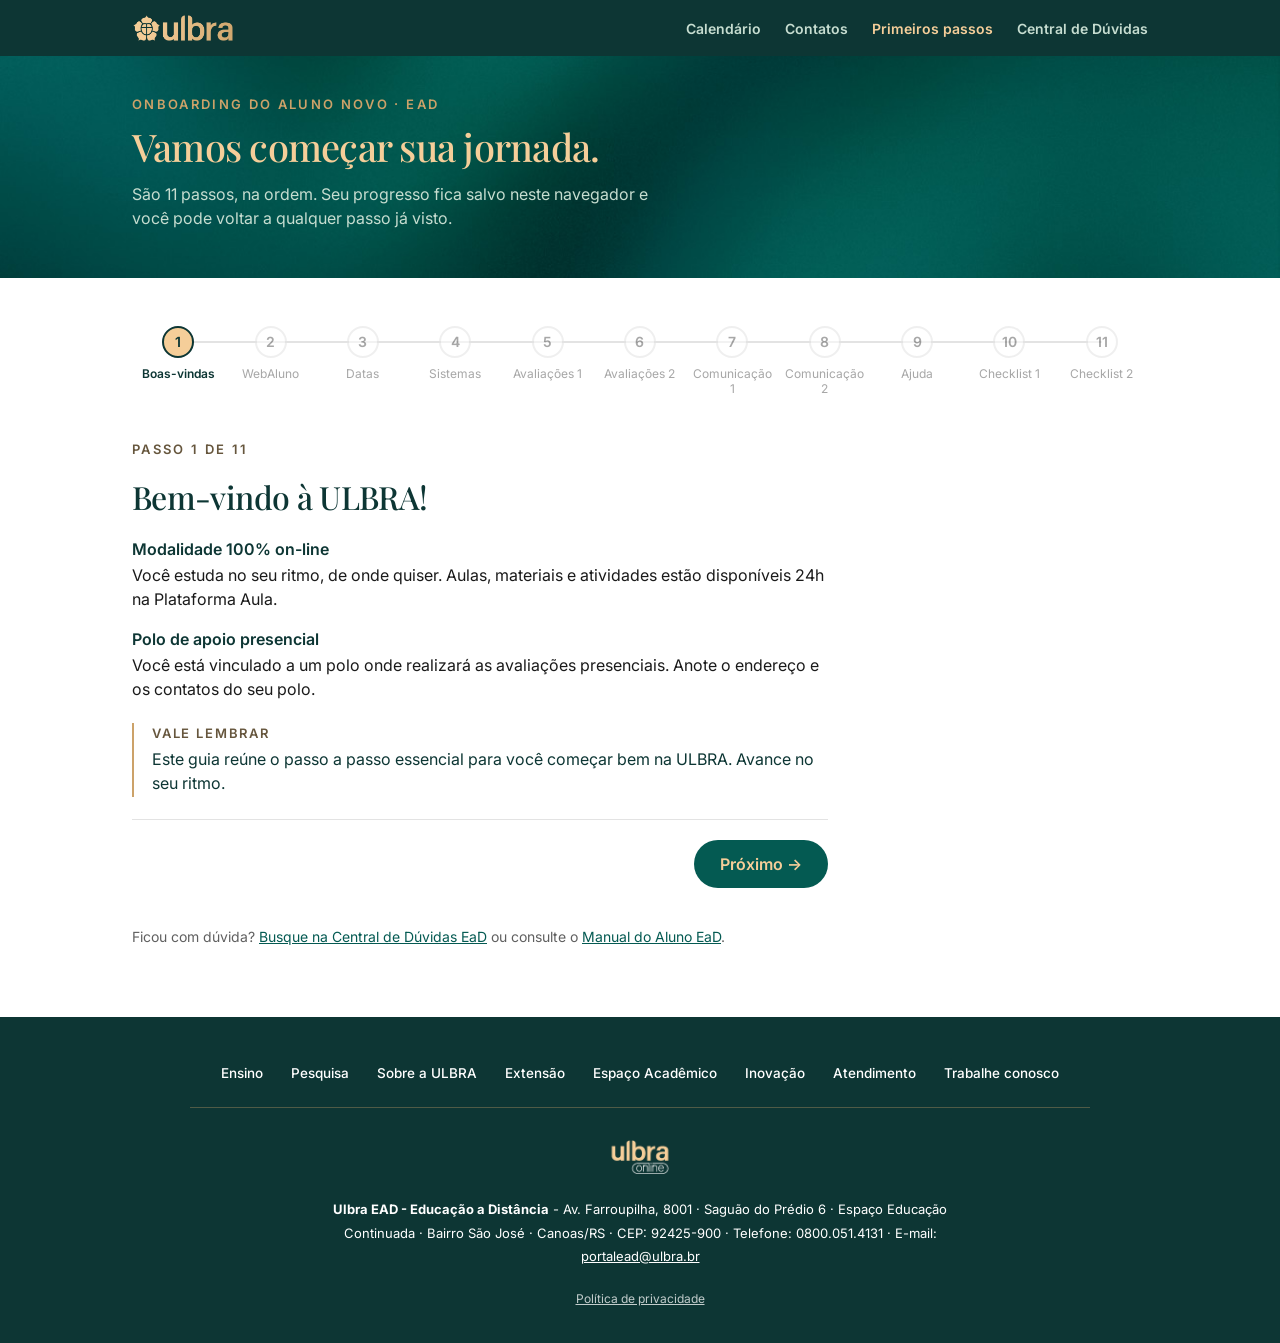
<file: onboarding-ead.html>
<!DOCTYPE html>
<html lang="pt-BR">
<head>
<meta charset="utf-8">
<meta name="viewport" content="width=device-width, initial-scale=1">
<script>document.documentElement.classList.add('js');</script>
<title>Onboarding do Aluno Novo EaD — Indústria Criativa · Ulbra</title>
<meta name="description" content="Passo a passo para o aluno novo EaD da Indústria Criativa: primeiro acesso ao WebAluno, datas importantes, como funcionam as avaliações e canais de ajuda.">
<link rel="preconnect" href="https://fonts.googleapis.com">
<link rel="preconnect" href="https://fonts.gstatic.com" crossorigin>
<link href="https://fonts.googleapis.com/css2?family=Inter:wght@400;500;600;700&family=Playfair+Display:wght@500;600&display=swap" rel="stylesheet">
<style>
  :root {
    --green-900: #0d3634;
    --green-800: #034948;
    --green-600: #045a52;
    --gold-100: #f5ce99;
    --gold-300: #cca269;
    --gold-700: #66563d;
    --text: #1a1a1a;
    --text-muted: #606060;
    --line-hairline: #e3e3e3;
  }

  * { box-sizing: border-box; }

  body {
    margin: 0;
    background: #ffffff;
    color: var(--text);
    font-family: 'Inter', system-ui, sans-serif;
  }

  a {
    color: var(--green-600);
  }

  a:hover {
    color: var(--green-800);
  }

  .topnav {
    background: var(--green-900);
    padding: 14px 0;
  }

  .topnav-inner {
    max-width: 1080px;
    margin: 0 auto;
    padding: 0 32px;
    display: flex;
    align-items: center;
    justify-content: space-between;
    gap: 16px 24px;
    flex-wrap: wrap;
  }

  .topnav-brand {
    display: flex;
    align-items: center;
  }

  .topnav-brand img {
    display: block;
    height: 28px;
  }

  .topnav-links {
    display: flex;
    flex-wrap: wrap;
    gap: 8px 24px;
  }

  .topnav-links a {
    font-size: 14px;
    font-weight: 600;
    color: #c6ddd0;
    text-decoration: none;
  }

  .topnav-links a:hover,
  .topnav-links a.active {
    color: var(--gold-100);
  }

  .header {
    position: relative;
    overflow: hidden;
    background: url('assets/kv-gradient-grain.png') center/cover no-repeat;
  }

  .header-inner {
    position: relative;
    max-width: 1080px;
    margin: 0 auto;
    padding: 40px 32px 48px;
    display: flex;
    flex-direction: column;
    gap: 14px;
    align-items: flex-start;
  }


  .eyebrow {
    font-size: 13px;
    font-weight: 600;
    letter-spacing: .18em;
    text-transform: uppercase;
    color: var(--gold-300);
  }

  .eyebrow--muted {
    color: var(--gold-700);
  }

  .headline {
    margin: 0;
    font-family: 'Playfair Display', Georgia, serif;
    font-weight: 500;
    font-size: 38px;
    line-height: 1.1;
    letter-spacing: -0.02em;
    color: var(--gold-100);
    text-wrap: pretty;
  }

  .subhead {
    margin: 0;
    max-width: 520px;
    font-size: 16px;
    line-height: 1.5;
    color: #c6ddd0;
    text-wrap: pretty;
  }

  main {
    max-width: 1080px;
    margin: 0 auto;
    padding: 48px 32px 72px;
  }

  .journey {
    display: flex;
    flex-direction: column;
    gap: 40px;
  }

  .timeline-wrap {
    overflow-x: auto;
    padding-bottom: 4px;
  }

  .timeline {
    display: grid;
    grid-template-columns: repeat(11, minmax(92px, 1fr));
    margin: 0;
    padding: 0;
    list-style: none;
  }

  .timeline li {
    position: relative;
  }

  .timeline li + li::before {
    content: '';
    position: absolute;
    top: 15px;
    right: 50%;
    width: 100%;
    height: 2px;
    background: var(--line-hairline);
  }

  .timeline li.is-done + li::before,
  .timeline li.is-done + li.is-current::before {
    background: var(--green-600);
  }

  .timeline-link {
    position: relative;
    z-index: 1;
    display: flex;
    flex-direction: column;
    align-items: center;
    gap: 8px;
    padding: 0 4px;
    text-align: center;
    text-decoration: none;
    color: var(--text-muted);
  }

  .timeline-num {
    display: grid;
    place-items: center;
    width: 32px;
    height: 32px;
    border-radius: 999px;
    border: 2px solid var(--line-hairline);
    background: #ffffff;
    font-size: 14px;
    font-weight: 600;
    color: var(--text-muted);
  }

  .timeline-label {
    font-size: 12px;
    line-height: 1.3;
  }

  .timeline li.is-done .timeline-num {
    border-color: var(--green-600);
    background: var(--green-600);
    color: var(--gold-100);
  }

  .timeline li.is-current .timeline-num {
    border-color: var(--green-900);
    background: var(--gold-100);
    color: var(--green-900);
  }

  .timeline li.is-current .timeline-label,
  .timeline li.is-done .timeline-label {
    color: var(--green-900);
    font-weight: 600;
  }

  .timeline-link[aria-disabled="true"] {
    cursor: default;
    opacity: .55;
  }

  .step {
    max-width: 696px;
    display: flex;
    flex-direction: column;
    gap: 22px;
    scroll-margin-top: 16px;
  }

  .step + .step {
    border-top: 1px solid var(--line-hairline);
    padding-top: 40px;
  }

  .js .step {
    display: none;
  }

  .js .step.is-current {
    display: flex;
    border-top: none;
    padding-top: 0;
  }

  .step-title:focus {
    outline: none;
  }

  .step-title {
    margin: 0;
    font-family: 'Playfair Display', Georgia, serif;
    font-weight: 500;
    font-size: 32px;
    line-height: 1.15;
    letter-spacing: -0.02em;
    color: var(--green-900);
    min-height: 1.2em;
  }

  .bullets {
    display: flex;
    flex-direction: column;
    gap: 18px;
  }

  .bullet-title {
    margin: 0 0 4px;
    font-size: 16px;
    font-weight: 600;
    color: var(--green-900);
  }

  .bullet-text {
    margin: 0;
    font-size: 16px;
    line-height: 1.5;
    color: var(--text);
  }

  .checklist {
    display: flex;
    flex-direction: column;
    gap: 14px;
    margin: 0;
    padding: 0;
    list-style: none;
  }

  .checklist li {
    display: flex;
    gap: 14px;
    align-items: flex-start;
    padding: 16px 18px;
    border: 1px solid var(--line-hairline);
    border-radius: 12px;
  }

  .checklist input {
    flex: none;
    width: 22px;
    height: 22px;
    margin: 1px 0 0;
    accent-color: var(--green-600);
  }

  .checklist label {
    display: flex;
    flex-direction: column;
    gap: 4px;
    cursor: pointer;
  }

  .checklist input:checked + label .bullet-title {
    text-decoration: line-through;
    color: var(--text-muted);
  }

  .callout {
    display: flex;
    flex-direction: column;
    gap: 6px;
    border-left: 2px solid var(--gold-300);
    padding: 2px 0 2px 18px;
  }

  .callout-label {
    font-size: 13px;
    font-weight: 600;
    letter-spacing: .14em;
    text-transform: uppercase;
    color: var(--gold-700);
  }

  .callout-text {
    margin: 0;
    font-size: 16px;
    line-height: 1.5;
    color: var(--green-900);
  }

  .btn {
    align-self: flex-start;
    padding: 14px 26px;
    border-radius: 999px;
    font-size: 16px;
    font-weight: 600;
    text-decoration: none;
    border: none;
    cursor: pointer;
    font-family: inherit;
    transition: background-color .2s ease, color .2s ease, opacity .2s ease;
  }

  .btn-primary {
    background: var(--green-600);
    color: var(--gold-100);
  }

  .btn-primary:hover {
    background: var(--green-800);
    color: var(--gold-100);
  }

  .btn-outline {
    background: none;
    border: 1px solid var(--green-600);
    color: var(--green-600);
  }

  .btn-outline:hover {
    background: var(--green-600);
    color: var(--gold-100);
  }

  .step-cta {
    align-self: flex-start;
  }

  .step-nav {
    display: flex;
    justify-content: space-between;
    gap: 12px;
    border-top: 1px solid var(--line-hairline);
    padding-top: 20px;
  }

  .help-line {
    margin: 0;
    font-size: 14px;
    color: var(--text-muted);
  }

  .footer {
    background: var(--green-900);
    padding: 48px 24px 36px;
    text-align: center;
  }

  .footer__inner {
    max-width: 900px;
    margin: 0 auto;
  }

  .footer__nav {
    display: flex;
    flex-wrap: wrap;
    justify-content: center;
    gap: 12px 28px;
    margin-bottom: 26px;
  }

  .footer__nav a {
    color: #ffffff;
    font-size: 13.5px;
    font-weight: 500;
    text-decoration: none;
  }

  .footer__nav a:hover {
    color: rgba(255, 255, 255, .7);
  }

  .footer__divider {
    height: 1px;
    background: rgba(204, 162, 105, .35);
    margin-bottom: 32px;
  }

  .footer__logo {
    display: block;
    height: 34px;
    margin: 0 auto 24px;
  }

  .footer__address {
    max-width: 640px;
    margin: 0 auto 18px;
    font-size: 13px;
    line-height: 1.8;
    color: #ffffff;
  }

  .footer__address a {
    color: #ffffff;
  }

  .footer__legal-link {
    font-size: 12px;
    color: rgba(255, 255, 255, .75);
  }

  .footer__legal-link:hover {
    color: #ffffff;
  }
  a:focus-visible,
  button:focus-visible {
    outline: 2px solid var(--gold-300);
    outline-offset: 3px;
  }
</style>
</head>
<body>

<nav class="topnav">
  <div class="topnav-inner">
    <a class="topnav-brand" href="index.html"><img src="assets/logo-horizontal-gold.png" alt="Ulbra · Portal do Estudante"></a>
    <div class="topnav-links">
      <a href="calendario-ead.html">Calendário</a>
      <a href="contatos.html">Contatos</a>
      <a class="active" href="onboarding-ead.html">Primeiros passos</a>
      <a href="espaco-academico/index.html">Central de Dúvidas</a>
    </div>
  </div>
</nav>

<header class="header">
  <div class="header-inner">
    <span class="eyebrow">Onboarding do aluno novo · EaD</span>
    <h1 class="headline">Vamos começar sua jornada.</h1>
    <p class="subhead">São 11 passos, na ordem. Seu progresso fica salvo neste navegador e você pode voltar a qualquer passo já visto.</p>
  </div>
</header>

<main class="journey" id="jornada">
  <nav class="timeline-wrap" aria-label="Passos do onboarding">
    <ol class="timeline" id="timeline">
      <li><a class="timeline-link" href="#passo-1" data-step="1"><span class="timeline-num">1</span><span class="timeline-label">Boas-vindas</span></a></li>
      <li><a class="timeline-link" href="#passo-2" data-step="2"><span class="timeline-num">2</span><span class="timeline-label">WebAluno</span></a></li>
      <li><a class="timeline-link" href="#passo-3" data-step="3"><span class="timeline-num">3</span><span class="timeline-label">Datas</span></a></li>
      <li><a class="timeline-link" href="#passo-4" data-step="4"><span class="timeline-num">4</span><span class="timeline-label">Sistemas</span></a></li>
      <li><a class="timeline-link" href="#passo-5" data-step="5"><span class="timeline-num">5</span><span class="timeline-label">Avaliações 1</span></a></li>
      <li><a class="timeline-link" href="#passo-6" data-step="6"><span class="timeline-num">6</span><span class="timeline-label">Avaliações 2</span></a></li>
      <li><a class="timeline-link" href="#passo-7" data-step="7"><span class="timeline-num">7</span><span class="timeline-label">Comunicação 1</span></a></li>
      <li><a class="timeline-link" href="#passo-8" data-step="8"><span class="timeline-num">8</span><span class="timeline-label">Comunicação 2</span></a></li>
      <li><a class="timeline-link" href="#passo-9" data-step="9"><span class="timeline-num">9</span><span class="timeline-label">Ajuda</span></a></li>
      <li><a class="timeline-link" href="#passo-10" data-step="10"><span class="timeline-num">10</span><span class="timeline-label">Checklist 1</span></a></li>
      <li><a class="timeline-link" href="#passo-11" data-step="11"><span class="timeline-num">11</span><span class="timeline-label">Checklist 2</span></a></li>
    </ol>
  </nav>

  <section class="step" id="passo-1" aria-labelledby="passo-1-titulo">
    <span class="eyebrow eyebrow--muted">Passo 1 de 11</span>
    <h2 class="step-title" id="passo-1-titulo" tabindex="-1">Bem-vindo à ULBRA!</h2>
    <div class="bullets">
      <div><p class="bullet-title">Modalidade 100% on-line</p><p class="bullet-text">Você estuda no seu ritmo, de onde quiser. Aulas, materiais e atividades estão disponíveis 24h na Plataforma Aula.</p></div>
      <div><p class="bullet-title">Polo de apoio presencial</p><p class="bullet-text">Você está vinculado a um polo onde realizará as avaliações presenciais. Anote o endereço e os contatos do seu polo.</p></div>
    </div>
    <div class="callout"><span class="callout-label">Vale lembrar</span><p class="callout-text">Este guia reúne o passo a passo essencial para você começar bem na ULBRA. Avance no seu ritmo.</p></div>
    <div class="step-nav"><span></span><a class="btn btn-primary" href="#passo-2">Próximo &rarr;</a></div>
  </section>

  <section class="step" id="passo-2" aria-labelledby="passo-2-titulo">
    <span class="eyebrow eyebrow--muted">Passo 2 de 11</span>
    <h2 class="step-title" id="passo-2-titulo" tabindex="-1">WebAluno: seu portal principal</h2>
    <div class="bullets">
      <div><p class="bullet-title">WebAluno</p><p class="bullet-text">Portal principal: matrícula, notas, dados do curso e acesso aos demais sistemas.</p></div>
      <div><p class="bullet-title">Primeiro acesso</p><p class="bullet-text">No WebAluno, use seu CPF como usuário e sua data de nascimento (ddmmaa) como senha. Exemplo: nascido em 01/02/2000 → senha inicial 010200.</p></div>
    </div>
    <div class="callout"><span class="callout-label">Vale lembrar</span><p class="callout-text">Todos os sistemas são acessados pelo Espaço Acadêmico no site da ULBRA (Já sou aluno).</p></div>
    <div class="step-nav"><a class="btn btn-outline" href="#passo-1">&larr; Anterior</a><a class="btn btn-primary" href="#passo-3">Próximo &rarr;</a></div>
  </section>

  <section class="step" id="passo-3" aria-labelledby="passo-3-titulo">
    <span class="eyebrow eyebrow--muted">Passo 3 de 11</span>
    <h2 class="step-title" id="passo-3-titulo" tabindex="-1">Datas que você precisa marcar</h2>
    <div class="bullets">
      <div><p class="bullet-title">Datas que você precisa marcar</p><p class="bullet-text">Início e fim das aulas, períodos da AP1 e da AP2 (Avaliações Parciais 1 e 2), Avaliação Semestral (AS), Avaliação Final (AF) e prazo de rematrícula.</p></div>
      <div><p class="bullet-title">Salve no seu celular</p><p class="bullet-text">Registre as datas críticas na agenda com lembretes de antecedência — especialmente para as avaliações.</p></div>
    </div>
    <a class="btn btn-outline step-cta" href="calendario-ead.html">Abrir calendário acadêmico</a>
    <div class="step-nav"><a class="btn btn-outline" href="#passo-2">&larr; Anterior</a><a class="btn btn-primary" href="#passo-4">Próximo &rarr;</a></div>
  </section>

  <section class="step" id="passo-4" aria-labelledby="passo-4-titulo">
    <span class="eyebrow eyebrow--muted">Passo 4 de 11</span>
    <h2 class="step-title" id="passo-4-titulo" tabindex="-1">Sistemas e calendário</h2>
    <div class="bullets">
      <div><p class="bullet-title">Plataforma Aula</p><p class="bullet-text">Onde você assiste aulas, realiza atividades, interage com professores e faz as provas AP1 e AP2.</p></div>
      <div><p class="bullet-title">Prazos são sua responsabilidade</p><p class="bullet-text">Cumprir os prazos depende de você. Use o calendário acadêmico para organizar o semestre.</p></div>
      <div><p class="bullet-title">Existe mais de um calendário</p><p class="bullet-text">Há calendários para presencial, medicina, EaD e semipresencial. Consulte sempre o calendário EaD.</p></div>
    </div>
    <div class="step-nav"><a class="btn btn-outline" href="#passo-3">&larr; Anterior</a><a class="btn btn-primary" href="#passo-5">Próximo &rarr;</a></div>
  </section>

  <section class="step" id="passo-5" aria-labelledby="passo-5-titulo">
    <span class="eyebrow eyebrow--muted">Passo 5 de 11</span>
    <h2 class="step-title" id="passo-5-titulo" tabindex="-1">Como funcionam as avaliações (1/2)</h2>
    <div class="bullets">
      <div><p class="bullet-title">AP1 e AP2 — on-line (Plataforma Aula)</p><p class="bullet-text">Atividades on-line na Plataforma Aula. AP1 vale 1,5 ponto; AP2 vale 3,0 pontos.</p></div>
      <div><p class="bullet-title">AS — presencial no polo</p><p class="bullet-text">Avaliação Semestral vale 5,5 pontos (prova objetiva, individual e sem consulta). Deve ser agendada com antecedência no polo de apoio.</p></div>
    </div>
    <div class="callout"><span class="callout-label">O que significam as siglas</span><p class="callout-text"><strong>AP1</strong> = Avaliação Parcial 1 · <strong>AP2</strong> = Avaliação Parcial 2 · <strong>AS</strong> = Avaliação Semestral · <strong>AF</strong> = Avaliação Final</p></div>
    <div class="step-nav"><a class="btn btn-outline" href="#passo-4">&larr; Anterior</a><a class="btn btn-primary" href="#passo-6">Próximo &rarr;</a></div>
  </section>

  <section class="step" id="passo-6" aria-labelledby="passo-6-titulo">
    <span class="eyebrow eyebrow--muted">Passo 6 de 11</span>
    <h2 class="step-title" id="passo-6-titulo" tabindex="-1">Como funcionam as avaliações (2/2)</h2>
    <div class="bullets">
      <div><p class="bullet-title">AF — segunda chance presencial</p><p class="bullet-text">Para quem ficou abaixo de 6,0 pts. A nota final é a maior entre a PS e a AF.</p></div>
      <div><p class="bullet-title">Aprovação com PS ≥ 6,0</p><p class="bullet-text">PS = AP1 + AP2 + AS. Resultado igual ou superior a 6,0 = aprovado!</p></div>
    </div>
    <div class="step-nav"><a class="btn btn-outline" href="#passo-5">&larr; Anterior</a><a class="btn btn-primary" href="#passo-7">Próximo &rarr;</a></div>
  </section>

  <section class="step" id="passo-7" aria-labelledby="passo-7-titulo">
    <span class="eyebrow eyebrow--muted">Passo 7 de 11</span>
    <h2 class="step-title" id="passo-7-titulo" tabindex="-1">Comunicação e suporte (1/2)</h2>
    <div class="bullets">
      <div><p class="bullet-title">Crie seu e-mail institucional</p><p class="bullet-text">Dentro do WebAluno, crie seu e-mail institucional com usuário e senha definitivos — é por ele que chegam os comunicados oficiais.</p></div>
      <div><p class="bullet-title">Webmail institucional</p><p class="bullet-text">Comunicados oficiais chegam exclusivamente por aqui. Acesse com regularidade!</p></div>
    </div>
    <div class="step-nav"><a class="btn btn-outline" href="#passo-6">&larr; Anterior</a><a class="btn btn-primary" href="#passo-8">Próximo &rarr;</a></div>
  </section>

  <section class="step" id="passo-8" aria-labelledby="passo-8-titulo">
    <span class="eyebrow eyebrow--muted">Passo 8 de 11</span>
    <h2 class="step-title" id="passo-8-titulo" tabindex="-1">Comunicação e suporte (2/2)</h2>
    <div class="bullets">
      <div><p class="bullet-title">Polo de apoio presencial</p><p class="bullet-text">Primeiro ponto de contato para dúvidas, provas e suporte local. Guarde o contato do seu polo!</p></div>
      <div><p class="bullet-title">Professores e tutores</p><p class="bullet-text">Tire dúvidas de conteúdo pelos fóruns e mensagens na Plataforma Aula.</p></div>
    </div>
    <div class="step-nav"><a class="btn btn-outline" href="#passo-7">&larr; Anterior</a><a class="btn btn-primary" href="#passo-9">Próximo &rarr;</a></div>
  </section>

  <section class="step" id="passo-9" aria-labelledby="passo-9-titulo">
    <span class="eyebrow eyebrow--muted">Passo 9 de 11</span>
    <h2 class="step-title" id="passo-9-titulo" tabindex="-1">Quando precisar de mais ajuda</h2>
    <div class="bullets">
      <div><p class="bullet-title">Central de Relacionamento EaD</p><p class="bullet-text">Para dúvidas não resolvidas no polo, problemas técnicos e solicitações acadêmicas: (51) 99274-1192 (ligação ou WhatsApp) ou relac.canoas@ulbra.br.</p></div>
      <div><p class="bullet-title">Coordenação do curso</p><p class="bullet-text">Para grade, aproveitamento de disciplinas e orientações específicas da Indústria Criativa, fale com a coordenação.</p></div>
    </div>
    <a class="btn btn-outline step-cta" href="contatos.html">Ver contatos da coordenação</a>
    <div class="step-nav"><a class="btn btn-outline" href="#passo-8">&larr; Anterior</a><a class="btn btn-primary" href="#passo-10">Próximo &rarr;</a></div>
  </section>

  <section class="step" id="passo-10" aria-labelledby="passo-10-titulo">
    <span class="eyebrow eyebrow--muted">Passo 10 de 11</span>
    <h2 class="step-title" id="passo-10-titulo" tabindex="-1">Checklist: primeiros passos (1/2)</h2>
    <ul class="checklist">
      <li><input type="checkbox" id="check-1" data-check="1"><label for="check-1"><span class="bullet-title">1. Acesse o WebAluno</span><span class="bullet-text">Confirme seus dados, curso e polo de apoio.</span></label></li>
      <li><input type="checkbox" id="check-2" data-check="2"><label for="check-2"><span class="bullet-title">2. Entre na Plataforma Aula</span><span class="bullet-text">Conheça suas disciplinas e ative todas as notificações.</span></label></li>
      <li><input type="checkbox" id="check-3" data-check="3"><label for="check-3"><span class="bullet-title">3. Consulte o calendário EaD</span><span class="bullet-text">Marque as datas das avaliações na sua agenda agora!</span></label></li>
    </ul>
    <div class="step-nav"><a class="btn btn-outline" href="#passo-9">&larr; Anterior</a><a class="btn btn-primary" href="#passo-11">Próximo &rarr;</a></div>
  </section>

  <section class="step" id="passo-11" aria-labelledby="passo-11-titulo">
    <span class="eyebrow eyebrow--muted">Passo 11 de 11</span>
    <h2 class="step-title" id="passo-11-titulo" tabindex="-1">Checklist: primeiros passos (2/2)</h2>
    <ul class="checklist">
      <li><input type="checkbox" id="check-4" data-check="4"><label for="check-4"><span class="bullet-title">4. Configure o Webmail</span><span class="bullet-text">Acesse o e-mail institucional e ative os alertas de novas mensagens.</span></label></li>
      <li><input type="checkbox" id="check-5" data-check="5"><label for="check-5"><span class="bullet-title">5. Anote o contato do polo</span><span class="bullet-text">Salve o telefone e e-mail do seu polo de apoio presencial.</span></label></li>
    </ul>
    <div class="callout"><span class="callout-label">Vale lembrar</span><p class="callout-text">Tudo certo! Você está pronto para começar bem no EaD ULBRA. Bons estudos!</p></div>
    <div class="step-nav"><a class="btn btn-outline" href="#passo-10">&larr; Anterior</a><a class="btn btn-primary" href="https://ac3949.mannesoftprime.com.br/webaluno/" target="_blank" rel="noopener">Acessar o WebAluno <span aria-hidden="true">↗</span></a></div>
  </section>

  <p class="help-line">Ficou com dúvida? <a href="espaco-academico/index.html">Busque na Central de Dúvidas EaD</a> ou consulte o <a href="manual-do-aluno.html">Manual do Aluno EaD</a>.</p>
</main>

<footer class="footer">
  <div class="footer__inner">
    <nav class="footer__nav">
      <a href="#">Ensino</a>
      <a href="#">Pesquisa</a>
      <a href="#">Sobre a ULBRA</a>
      <a href="#">Extensão</a>
      <a href="#">Espaço Acadêmico</a>
      <a href="#">Inovação</a>
      <a href="#">Atendimento</a>
      <a href="#">Trabalhe conosco</a>
    </nav>
    <div class="footer__divider"></div>
    <img class="footer__logo" src="assets/logo-ulbra-branco.png" alt="ULBRA">
    <p class="footer__address">
      <strong>Ulbra EAD - Educação a Distância</strong> - Av. Farroupilha, 8001 · Saguão do Prédio 6 · Espaço Educação Continuada · Bairro São José · Canoas/RS · CEP: 92425-900 · Telefone: 0800.051.4131 · E-mail: <a href="mailto:portalead@ulbra.br">portalead@ulbra.br</a>
    </p>
    <a class="footer__legal-link" href="#">Política de privacidade</a>
  </div>
</footer>

<script>
  // Com JS, a jornada mostra um passo por vez (#passo-N na URL), lembra o
  // progresso e só deixa avançar um passo além do último já visto.
  // Sem JS, todos os passos aparecem em sequência e os links funcionam.
  (function () {
    var STORAGE_KEY = 'onboarding-ead-progresso';
    var CHECK_KEY = 'onboarding-ead-checklist';
    var steps = document.querySelectorAll('.step');
    var total = steps.length;
    var items = document.querySelectorAll('#timeline li');
    var current = 1;
    var maxReached = 1;

    function load(key) {
      try { return JSON.parse(localStorage.getItem(key) || 'null'); } catch (e) { return null; }
    }
    function store(key, value) {
      try { localStorage.setItem(key, JSON.stringify(value)); } catch (e) {}
    }

    var saved = load(STORAGE_KEY);
    if (saved) {
      // Progresso salvo pela versão anterior (passos contados a partir de 0).
      var base = saved.v === 2 ? 0 : 1;
      maxReached = Math.min(total, Math.max(1, (Number(saved.max) || 0) + base));
      current = Math.min(maxReached, Math.max(1, (Number(saved.current) || 0) + base));
    }

    function stepFromHash() {
      var m = /^#passo-(\d+)$/.exec(location.hash);
      return m ? Number(m[1]) : null;
    }

    function show(n, focus) {
      current = n;
      maxReached = Math.max(maxReached, n);
      store(STORAGE_KEY, { v: 2, current: current, max: maxReached });

      Array.prototype.forEach.call(steps, function (el, i) {
        el.classList.toggle('is-current', i + 1 === n);
      });
      Array.prototype.forEach.call(items, function (li, i) {
        var step = i + 1;
        var link = li.querySelector('a');
        var locked = step > maxReached;
        li.classList.toggle('is-current', step === n);
        li.classList.toggle('is-done', step <= maxReached && step !== n);
        if (step === n) link.setAttribute('aria-current', 'step'); else link.removeAttribute('aria-current');
        if (locked) {
          link.setAttribute('aria-disabled', 'true');
          link.setAttribute('tabindex', '-1');
        } else {
          link.removeAttribute('aria-disabled');
          link.removeAttribute('tabindex');
        }
      });

      // No celular a linha do tempo rola de lado: centraliza o passo atual.
      var wrap = document.querySelector('.timeline-wrap');
      var atual = items[n - 1];
      wrap.scrollLeft = atual.offsetLeft - (wrap.clientWidth - atual.offsetWidth) / 2;

      if (focus) {
        document.getElementById('jornada').scrollIntoView();
        document.getElementById('passo-' + n + '-titulo').focus({ preventScroll: true });
      }
    }

    // Só abre passos já vistos ou o seguinte ao atual; o resto volta ao último liberado.
    function go(n, focus) {
      if (!n || n < 1 || n > total) n = current;
      if (n > maxReached && n !== current + 1) n = maxReached;
      if (location.hash !== '#passo-' + n) history.replaceState(null, '', '#passo-' + n);
      show(n, focus);
    }

    Array.prototype.forEach.call(items, function (li) {
      li.querySelector('a').addEventListener('click', function (e) {
        if (this.getAttribute('aria-disabled') === 'true') e.preventDefault();
      });
    });

    window.addEventListener('hashchange', function () { go(stepFromHash(), true); });
    var veioComPasso = stepFromHash();
    go(veioComPasso || current, false);
    // Link direto para um passo: mostra a linha do tempo junto, em vez de pular para o meio.
    if (veioComPasso) {
      window.addEventListener('load', function () {
        setTimeout(function () { document.getElementById('jornada').scrollIntoView(); }, 0);
      });
    }

    // Checklist final.
    var checks = load(CHECK_KEY) || {};
    Array.prototype.forEach.call(document.querySelectorAll('[data-check]'), function (box) {
      box.checked = !!checks[box.dataset.check];
      box.addEventListener('change', function () {
        checks[box.dataset.check] = box.checked;
        store(CHECK_KEY, checks);
      });
    });
  })();
</script>

</body>
</html>
</file>
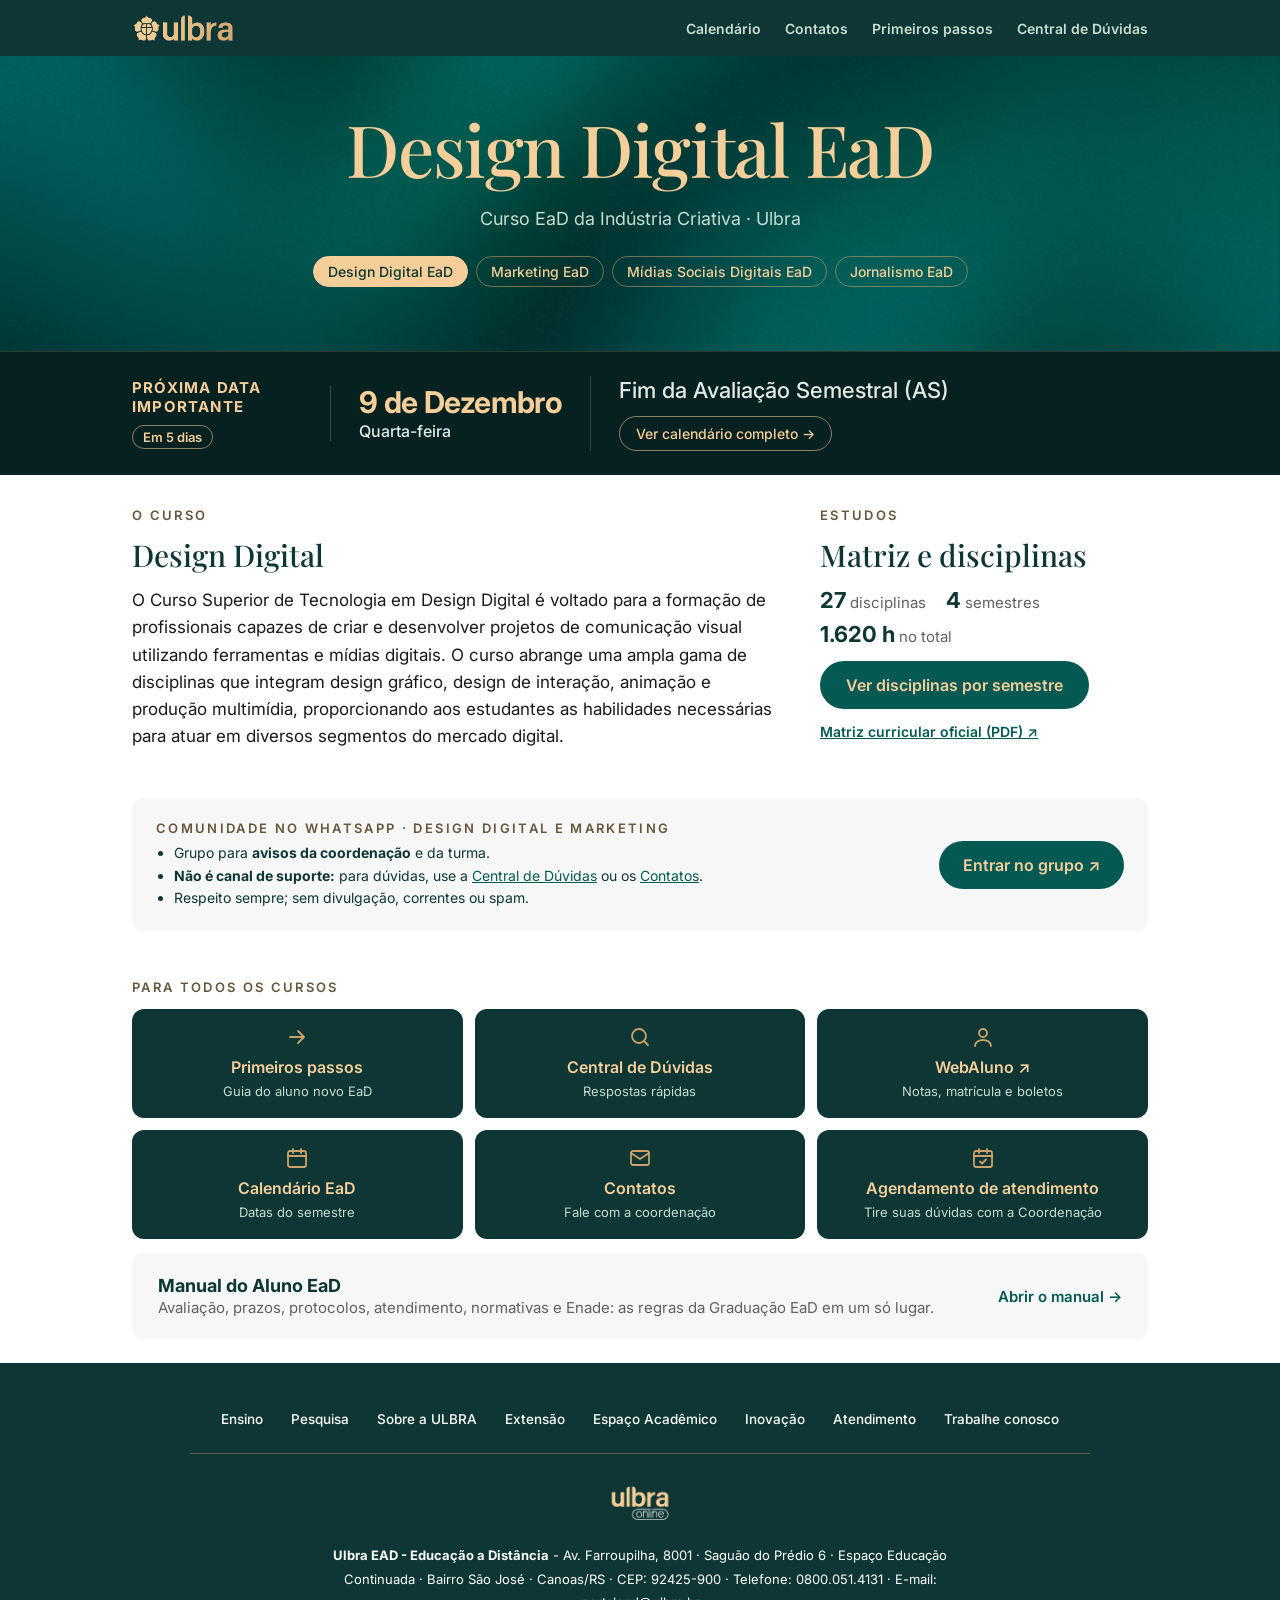
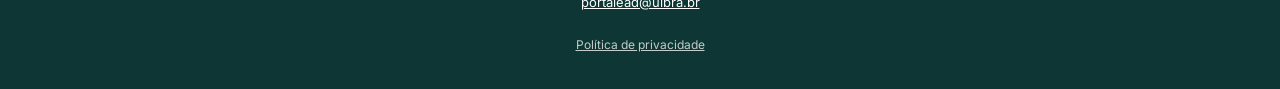
<file: cursos/design-digital.html>
<!DOCTYPE html>
<html lang="pt-BR">
<head>
<meta charset="utf-8">
<meta name="viewport" content="width=device-width, initial-scale=1">
<title>Design Digital EaD — Portal do Estudante · Indústria Criativa · Ulbra</title>
<meta name="description" content="Página do curso Design Digital EaD da Indústria Criativa (Ulbra): sobre o curso, matriz e disciplinas, carreira e projetos, comunidade e acessos do portal.">
<link rel="preconnect" href="https://fonts.googleapis.com">
<link rel="preconnect" href="https://fonts.gstatic.com" crossorigin>
<link href="https://fonts.googleapis.com/css2?family=Inter:wght@400;500;600;700&family=Playfair+Display:wght@500;600&display=swap" rel="stylesheet">
<link rel="stylesheet" href="../assets/curso.css">
</head>
<body>

<nav class="topnav">
  <div class="topnav-inner">
    <a class="topnav-brand" href="../index.html"><img src="../assets/logo-horizontal-gold.png" alt="Ulbra · Portal do Estudante"></a>
    <div class="topnav-links">
      <a href="../calendario-ead.html">Calendário</a>
      <a href="../contatos.html">Contatos</a>
      <a href="../onboarding-ead.html">Primeiros passos</a>
      <a href="../espaco-academico/index.html">Central de Dúvidas</a>
    </div>
  </div>
</nav>

<header class="header">
  <div class="header-inner">
    <h1 class="headline">Design Digital EaD</h1>
    <p class="subhead">Curso EaD da Indústria Criativa · Ulbra</p>
    <ul class="courses" aria-label="Cursos da Indústria Criativa">
      <li><a href="design-digital.html" aria-current="page">Design Digital EaD</a></li>
      <li><a href="marketing.html">Marketing EaD</a></li>
      <li><a href="midias-sociais-digitais.html">Mídias Sociais Digitais EaD</a></li>
      <li><a href="jornalismo.html">Jornalismo EaD</a></li>
    </ul>
  </div>
</header>

<section class="next-date" id="proximo-prazo" aria-labelledby="proximo-prazo-rotulo">
  <div class="next-date-inner">
    <div class="next-date-head">
      <h2 class="next-date-title" id="proximo-prazo-rotulo">Próxima data importante</h2>
      <span class="next-date-countdown" id="proximo-prazo-faltam" hidden></span>
    </div>
    <p class="next-date-when" id="proximo-prazo-quando">
      <span class="next-date-day" id="proximo-prazo-data">–</span>
      <span class="next-date-weekday" id="proximo-prazo-semana"></span>
    </p>
    <div class="next-date-what">
      <p class="next-date-text" id="proximo-prazo-text">Carregando…</p>
      <a class="next-date-link" href="../calendario-ead.html">Ver calendário completo →</a>
    </div>
  </div>
</section>

<main>

  <div class="lp-grid lp-grid--2">
    <section class="lp-section" id="sobre">
      <span class="eyebrow eyebrow--muted">O curso</span>
      <h2 class="lp-title">Design Digital</h2>
      <p class="lp-text">O Curso Superior de Tecnologia em Design Digital é voltado para a formação de profissionais capazes de criar e desenvolver projetos de comunicação visual utilizando ferramentas e mídias digitais. O curso abrange uma ampla gama de disciplinas que integram design gráfico, design de interação, animação e produção multimídia, proporcionando aos estudantes as habilidades necessárias para atuar em diversos segmentos do mercado digital.</p>
    </section>

    <section class="lp-section" id="matriz">
      <span class="eyebrow eyebrow--muted">Estudos</span>
      <h2 class="lp-title">Matriz e disciplinas</h2>
      <ul class="matrix-facts">
        <li><strong>27</strong> disciplinas</li>
        <li><strong>4</strong> semestres</li>
        <li><strong>1.620 h</strong> no total</li>
      </ul>
      <button class="btn btn-primary" type="button" id="abrir-matriz" aria-haspopup="dialog" aria-controls="matriz-dialog" hidden>Ver disciplinas por semestre</button>
      <a class="matrix-pdf" href="https://www.ulbra.br/upload/215820386273fe3c2ab12e25de427fd4.pdf" target="_blank" rel="noopener">Matriz curricular oficial (PDF) <span aria-hidden="true">↗</span></a>
    </section>
  </div>

  <dialog class="matrix-dialog" id="matriz-dialog" aria-labelledby="matriz-titulo">
    <div class="matrix-head">
      <div>
        <span class="eyebrow eyebrow--muted">Superior de Tecnologia em Design Digital</span>
        <h2 class="lp-title" id="matriz-titulo">Matriz curricular</h2>
      </div>
      <button class="matrix-close" type="button" id="fechar-matriz" aria-label="Fechar">×</button>
    </div>
    <div class="matrix-body">
        <section class="matrix-sem">
          <h3 class="matrix-sem-title">1º semestre <span>420 h</span></h3>
          <table class="matrix-table">
            <thead><tr><th scope="col">Disciplina</th><th scope="col">CH</th></tr></thead>
            <tbody>
              <tr><td>Comunicação e Linguagem</td><td>60 h</td></tr>
              <tr><td>Desenho Universal nas Interfaces</td><td>60 h</td></tr>
              <tr><td>Design da Informação na Cibercultura</td><td>60 h</td></tr>
              <tr><td>Design Editorial</td><td>60 h</td></tr>
              <tr><td>Eletiva CST Design Digital</td><td>60 h</td></tr>
              <tr><td>Introdução ao Design e História da Arte</td><td>60 h</td></tr>
              <tr><td>PI Interculturalidade e Relações Étnico-Raciais</td><td>60 h</td></tr>
            </tbody>
          </table>
        </section>
        <section class="matrix-sem">
          <h3 class="matrix-sem-title">2º semestre <span>420 h</span></h3>
          <table class="matrix-table">
            <thead><tr><th scope="col">Disciplina</th><th scope="col">CH</th></tr></thead>
            <tbody>
              <tr><td>Animação Digital e Motion Design</td><td>60 h</td></tr>
              <tr><td>Design Instrucional</td><td>60 h</td></tr>
              <tr><td>Fundamentos da IA para o Ambiente Profissional</td><td>60 h</td></tr>
              <tr><td>Marketing Digital</td><td>60 h</td></tr>
              <tr><td>Metodologia e Inovação Científico-Tecnológica</td><td>60 h</td></tr>
              <tr><td>PI Sustentabilidade e Direitos Humanos</td><td>60 h</td></tr>
              <tr><td>Realidade Virtual e Aumentada</td><td>60 h</td></tr>
            </tbody>
          </table>
        </section>
        <section class="matrix-sem">
          <h3 class="matrix-sem-title">3º semestre <span>420 h</span></h3>
          <table class="matrix-table">
            <thead><tr><th scope="col">Disciplina</th><th scope="col">CH</th></tr></thead>
            <tbody>
              <tr><td>Desenho e Ilustração</td><td>60 h</td></tr>
              <tr><td>Desenvolvimento Front-End</td><td>60 h</td></tr>
              <tr><td>Design de Identidade Visual</td><td>60 h</td></tr>
              <tr><td>Design de Interfaces Interativas</td><td>60 h</td></tr>
              <tr><td>PI Inovação e Empreendedorismo</td><td>60 h</td></tr>
              <tr><td>Prototipagem Digital</td><td>60 h</td></tr>
              <tr><td>UX/UI Design</td><td>60 h</td></tr>
            </tbody>
          </table>
        </section>
        <section class="matrix-sem">
          <h3 class="matrix-sem-title">4º semestre <span>360 h</span></h3>
          <table class="matrix-table">
            <thead><tr><th scope="col">Disciplina</th><th scope="col">CH</th></tr></thead>
            <tbody>
              <tr><td>Cultura Digital</td><td>60 h</td></tr>
              <tr><td>Design, Mercado e Território Digital</td><td>60 h</td></tr>
              <tr><td>Ecodesign e Design para Inovação Social</td><td>60 h</td></tr>
              <tr><td>Gestão Estratégica, Branding e Gamificação</td><td>60 h</td></tr>
              <tr><td>Leitura e Percepção da Imagem</td><td>60 h</td></tr>
              <tr><td>Produção de Conteúdo</td><td>60 h</td></tr>
            </tbody>
          </table>
        </section>
    </div>
    <p class="matrix-foot">Carga horária total: <strong>1.620 h</strong> · Fonte: <a href="https://www.ulbra.br/upload/215820386273fe3c2ab12e25de427fd4.pdf" target="_blank" rel="noopener">matriz curricular oficial (Ulbra, dez/2024)</a></p>
  </dialog>

  <section class="lp-section" id="comunidade">
    <div class="community">
      <div class="community-copy">
        <span class="eyebrow eyebrow--muted">Comunidade no WhatsApp · Design Digital e Marketing</span>
        <ul class="community-rules">
          <li>Grupo para <strong>avisos da coordenação</strong> e da turma.</li>
          <li><strong>Não é canal de suporte:</strong> para dúvidas, use a <a href="../espaco-academico/index.html">Central de Dúvidas</a> ou os <a href="../contatos.html">Contatos</a>.</li>
          <li>Respeito sempre; sem divulgação, correntes ou spam.</li>
        </ul>
      </div>
      <a class="community-btn" href="https://chat.whatsapp.com/DfFNMpWyrQJKrVk084zZX2" target="_blank" rel="noopener">Entrar no grupo <span aria-hidden="true">↗</span></a>
    </div>
  </section>

  <section class="lp-section">
    <span class="eyebrow eyebrow--muted section-label" style="margin-bottom:0">Para todos os cursos</span>
    <div class="quick-grid">

      <a class="quick-card" href="../onboarding-ead.html">
        <svg class="quick-icon" viewBox="0 0 24 24" aria-hidden="true"><path d="M5 12h14M13 6l6 6-6 6"/></svg>
        <span class="quick-title">Primeiros passos</span>
        <p class="quick-text">Guia do aluno novo EaD</p>
      </a>

      <a class="quick-card" href="../espaco-academico/index.html">
        <svg class="quick-icon" viewBox="0 0 24 24" aria-hidden="true"><circle cx="11" cy="11" r="7"/><path d="m20 20-3.5-3.5"/></svg>
        <span class="quick-title">Central de Dúvidas</span>
        <p class="quick-text">Respostas rápidas</p>
      </a>

      <a class="quick-card" href="https://ac3949.mannesoftprime.com.br/webaluno/" target="_blank" rel="noopener">
        <svg class="quick-icon" viewBox="0 0 24 24" aria-hidden="true"><circle cx="12" cy="8" r="4"/><path d="M4 21c0-4 4-6 8-6s8 2 8 6"/></svg>
        <span class="quick-title">WebAluno <span class="ext" aria-hidden="true">↗</span></span>
        <p class="quick-text">Notas, matrícula e boletos</p>
      </a>

      <a class="quick-card" href="../calendario-ead.html">
        <svg class="quick-icon" viewBox="0 0 24 24" aria-hidden="true"><rect x="3" y="5" width="18" height="16" rx="2"/><path d="M3 10h18M8 3v4M16 3v4"/></svg>
        <span class="quick-title">Calendário EaD</span>
        <p class="quick-text">Datas do semestre</p>
      </a>

      <a class="quick-card" href="../contatos.html">
        <svg class="quick-icon" viewBox="0 0 24 24" aria-hidden="true"><rect x="3" y="5" width="18" height="14" rx="2"/><path d="m3 7 9 6 9-6"/></svg>
        <span class="quick-title">Contatos</span>
        <p class="quick-text">Fale com a coordenação</p>
      </a>

      <a class="quick-card" href="../contatos.html#pessoalmente">
        <svg class="quick-icon" viewBox="0 0 24 24" aria-hidden="true"><rect x="3" y="5" width="18" height="16" rx="2"/><path d="M3 10h18M8 3v4M16 3v4M9 15.5l2 2 4-4"/></svg>
        <span class="quick-title">Agendamento de atendimento</span>
        <p class="quick-text">Tire suas dúvidas com a Coordenação</p>
      </a>

    </div>
    <a class="manual-cta" href="../manual-do-aluno.html">
      <span>
        <span class="manual-cta-title">Manual do Aluno EaD</span>
        <span class="manual-cta-text">Avaliação, prazos, protocolos, atendimento, normativas e Enade: as regras da Graduação EaD em um só lugar.</span>
      </span>
      <span class="manual-cta-go">Abrir o manual →</span>
    </a>
  </section>

</main>

<footer class="footer">
  <div class="footer__inner">
    <nav class="footer__nav">
      <a href="#">Ensino</a>
      <a href="#">Pesquisa</a>
      <a href="#">Sobre a ULBRA</a>
      <a href="#">Extensão</a>
      <a href="#">Espaço Acadêmico</a>
      <a href="#">Inovação</a>
      <a href="#">Atendimento</a>
      <a href="#">Trabalhe conosco</a>
    </nav>
    <div class="footer__divider"></div>
    <img class="footer__logo" src="../assets/logo-ulbra-branco.png" alt="ULBRA">
    <p class="footer__address">
      <strong>Ulbra EAD - Educação a Distância</strong> - Av. Farroupilha, 8001 · Saguão do Prédio 6 · Espaço Educação Continuada · Bairro São José · Canoas/RS · CEP: 92425-900 · Telefone: 0800.051.4131 · E-mail: <a href="mailto:portalead@ulbra.br">portalead@ulbra.br</a>
    </p>
    <a class="footer__legal-link" href="#">Política de privacidade</a>
  </div>
</footer>

<script src="../assets/calendario-2026-2.js"></script>
<script>
  (function () {
    var next = calendarioMarcos().find(function (m) { return m.date >= calendarioHoje(); });
    var el = document.getElementById('proximo-prazo-text');

    if (!next) {
      document.getElementById('proximo-prazo-quando').hidden = true;
      el.textContent = 'O semestre 2026/2 já foi concluído.';
      return;
    }

    function inicialMaiuscula(t) {
      return t.charAt(0).toUpperCase() + t.slice(1);
    }

    var d = new Date(next.date + 'T12:00:00');
    var dias = Math.round((d - new Date(calendarioHoje() + 'T12:00:00')) / 86400000);
    var mes = inicialMaiuscula(d.toLocaleDateString('pt-BR', { month: 'long' }));
    var faltam = document.getElementById('proximo-prazo-faltam');
    faltam.textContent = dias === 0 ? 'Hoje' : dias === 1 ? 'Amanhã' : 'Em ' + dias + ' dias';
    faltam.hidden = false;
    document.getElementById('proximo-prazo-data').textContent = Number(next.date.slice(8, 10)) + ' de ' + mes;
    document.getElementById('proximo-prazo-semana').textContent = inicialMaiuscula(calendarioDiaSemana(next.date, 'long'));
    el.textContent = next.label;
  })();
</script>

<script>
  // Pop-up da matriz: sem JS (ou sem <dialog>), fica só o link para o PDF.
  (function () {
    var dialog = document.getElementById('matriz-dialog');
    var abrir = document.getElementById('abrir-matriz');
    if (!dialog || typeof dialog.showModal !== 'function') return;
    abrir.hidden = false;
    abrir.addEventListener('click', function () { dialog.showModal(); });
    document.getElementById('fechar-matriz').addEventListener('click', function () { dialog.close(); });
    // Clique fora da caixa fecha.
    dialog.addEventListener('click', function (e) { if (e.target === dialog) dialog.close(); });
  })();
</script>

</body>
</html>
</file>
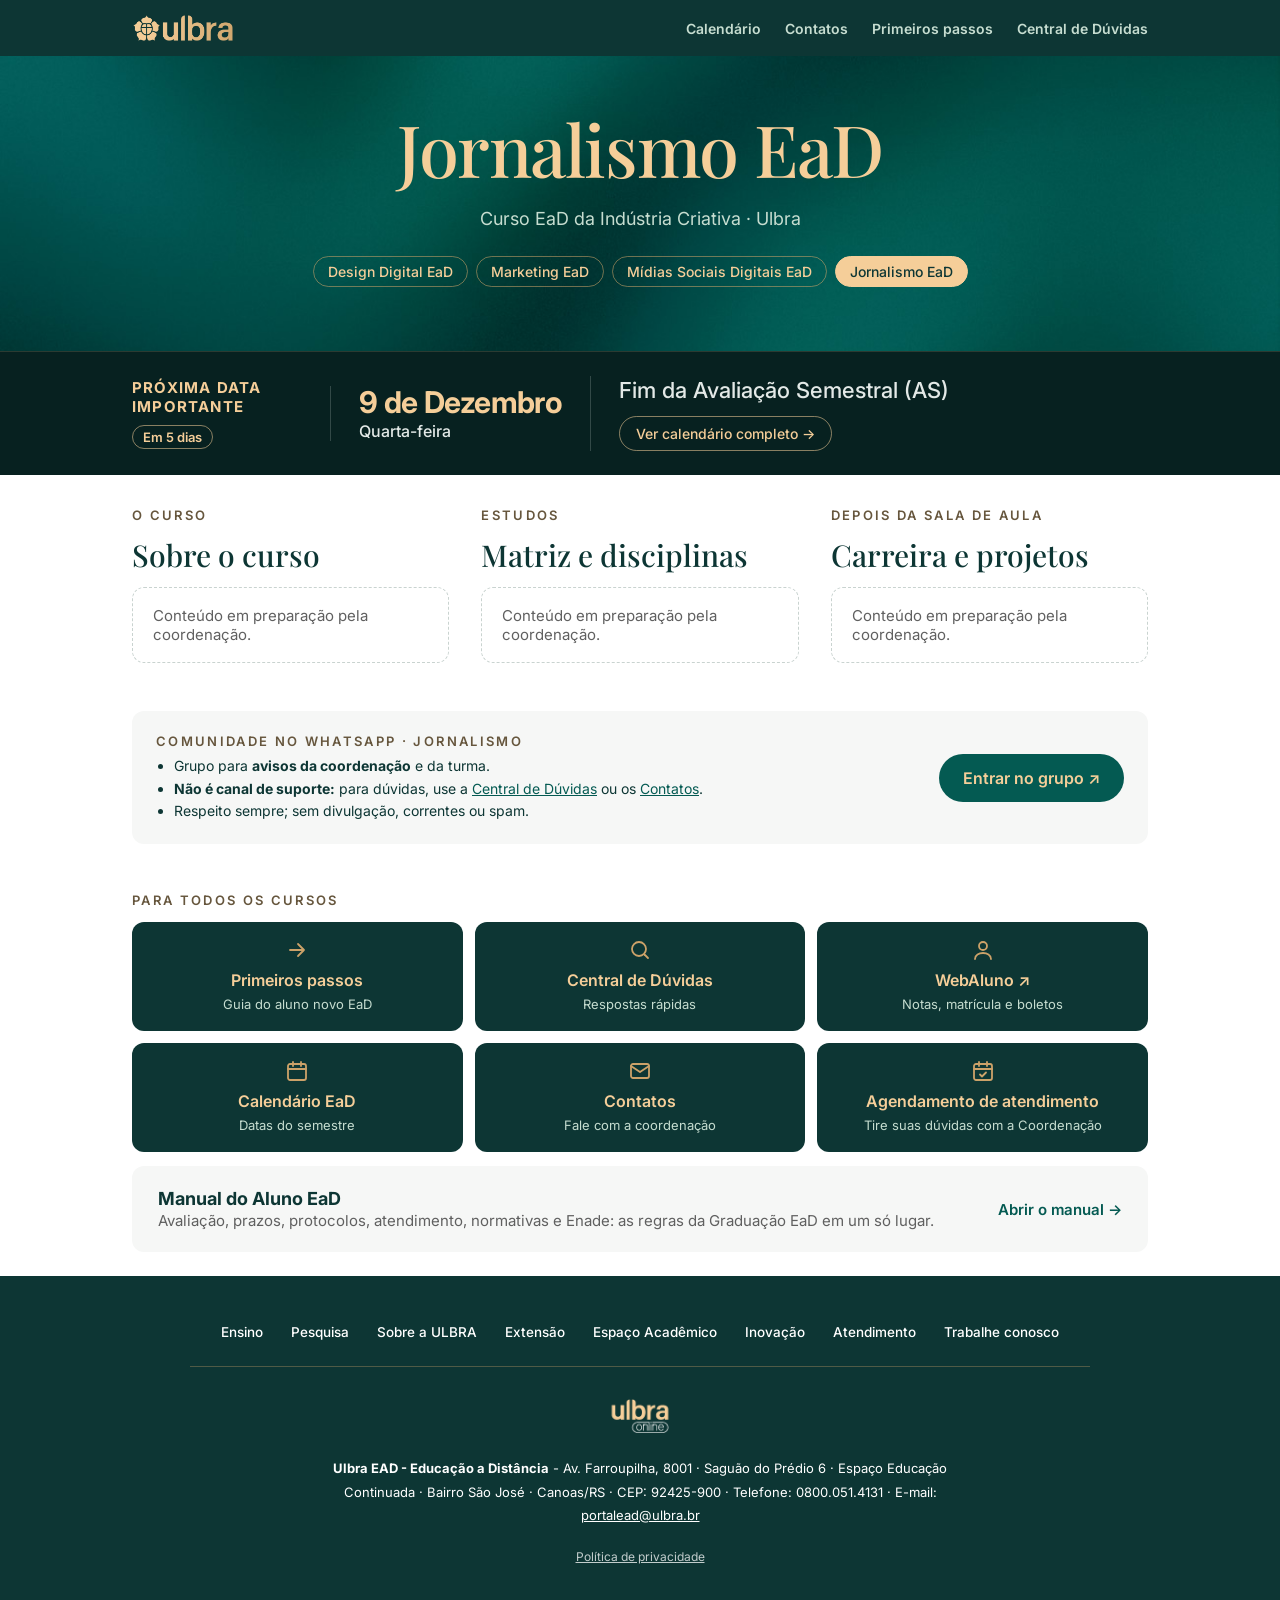
<file: cursos/jornalismo.html>
<!DOCTYPE html>
<html lang="pt-BR">
<head>
<meta charset="utf-8">
<meta name="viewport" content="width=device-width, initial-scale=1">
<title>Jornalismo EaD — Portal do Estudante · Indústria Criativa · Ulbra</title>
<meta name="description" content="Página do curso Jornalismo EaD da Indústria Criativa (Ulbra): sobre o curso, matriz e disciplinas, carreira e projetos, comunidade e acessos do portal.">
<link rel="preconnect" href="https://fonts.googleapis.com">
<link rel="preconnect" href="https://fonts.gstatic.com" crossorigin>
<link href="https://fonts.googleapis.com/css2?family=Inter:wght@400;500;600;700&family=Playfair+Display:wght@500;600&display=swap" rel="stylesheet">
<link rel="stylesheet" href="../assets/curso.css">
</head>
<body>

<nav class="topnav">
  <div class="topnav-inner">
    <a class="topnav-brand" href="../index.html"><img src="../assets/logo-horizontal-gold.png" alt="Ulbra · Portal do Estudante"></a>
    <div class="topnav-links">
      <a href="../calendario-ead.html">Calendário</a>
      <a href="../contatos.html">Contatos</a>
      <a href="../onboarding-ead.html">Primeiros passos</a>
      <a href="../espaco-academico/index.html">Central de Dúvidas</a>
    </div>
  </div>
</nav>

<header class="header">
  <div class="header-inner">
    <h1 class="headline">Jornalismo EaD</h1>
    <p class="subhead">Curso EaD da Indústria Criativa · Ulbra</p>
    <ul class="courses" aria-label="Cursos da Indústria Criativa">
      <li><a href="design-digital.html">Design Digital EaD</a></li>
      <li><a href="marketing.html">Marketing EaD</a></li>
      <li><a href="midias-sociais-digitais.html">Mídias Sociais Digitais EaD</a></li>
      <li><a href="jornalismo.html" aria-current="page">Jornalismo EaD</a></li>
    </ul>
  </div>
</header>

<section class="next-date" id="proximo-prazo" aria-labelledby="proximo-prazo-rotulo">
  <div class="next-date-inner">
    <div class="next-date-head">
      <h2 class="next-date-title" id="proximo-prazo-rotulo">Próxima data importante</h2>
      <span class="next-date-countdown" id="proximo-prazo-faltam" hidden></span>
    </div>
    <p class="next-date-when" id="proximo-prazo-quando">
      <span class="next-date-day" id="proximo-prazo-data">–</span>
      <span class="next-date-weekday" id="proximo-prazo-semana"></span>
    </p>
    <div class="next-date-what">
      <p class="next-date-text" id="proximo-prazo-text">Carregando…</p>
      <a class="next-date-link" href="../calendario-ead.html">Ver calendário completo →</a>
    </div>
  </div>
</section>

<main>

  <div class="lp-grid">
    <section class="lp-section" id="sobre">
      <span class="eyebrow eyebrow--muted">O curso</span>
      <h2 class="lp-title">Sobre o curso</h2>
      <!-- A PREENCHER: descrição do curso, duração, título conferido (tecnólogo/bacharel), modalidade. -->
      <p class="lp-pending">Conteúdo em preparação pela coordenação.</p>
    </section>

    <section class="lp-section" id="matriz">
      <span class="eyebrow eyebrow--muted">Estudos</span>
      <h2 class="lp-title">Matriz e disciplinas</h2>
      <!-- A PREENCHER: disciplinas por semestre ou link para a matriz curricular oficial. -->
      <p class="lp-pending">Conteúdo em preparação pela coordenação.</p>
    </section>

    <section class="lp-section" id="carreira">
      <span class="eyebrow eyebrow--muted">Depois da sala de aula</span>
      <h2 class="lp-title">Carreira e projetos</h2>
      <!-- A PREENCHER: áreas de atuação, Projetos Integradores, portfólio, estágio. -->
      <p class="lp-pending">Conteúdo em preparação pela coordenação.</p>
    </section>
  </div>

  <section class="lp-section" id="comunidade">
    <div class="community">
      <div class="community-copy">
        <span class="eyebrow eyebrow--muted">Comunidade no WhatsApp · Jornalismo</span>
        <ul class="community-rules">
          <li>Grupo para <strong>avisos da coordenação</strong> e da turma.</li>
          <li><strong>Não é canal de suporte:</strong> para dúvidas, use a <a href="../espaco-academico/index.html">Central de Dúvidas</a> ou os <a href="../contatos.html">Contatos</a>.</li>
          <li>Respeito sempre; sem divulgação, correntes ou spam.</li>
        </ul>
      </div>
      <a class="community-btn" href="https://chat.whatsapp.com/IkfiMdClW6oJhin9gt8lem" target="_blank" rel="noopener">Entrar no grupo <span aria-hidden="true">↗</span></a>
    </div>
  </section>

  <section class="lp-section">
    <span class="eyebrow eyebrow--muted section-label" style="margin-bottom:0">Para todos os cursos</span>
    <div class="quick-grid">

      <a class="quick-card" href="../onboarding-ead.html">
        <svg class="quick-icon" viewBox="0 0 24 24" aria-hidden="true"><path d="M5 12h14M13 6l6 6-6 6"/></svg>
        <span class="quick-title">Primeiros passos</span>
        <p class="quick-text">Guia do aluno novo EaD</p>
      </a>

      <a class="quick-card" href="../espaco-academico/index.html">
        <svg class="quick-icon" viewBox="0 0 24 24" aria-hidden="true"><circle cx="11" cy="11" r="7"/><path d="m20 20-3.5-3.5"/></svg>
        <span class="quick-title">Central de Dúvidas</span>
        <p class="quick-text">Respostas rápidas</p>
      </a>

      <a class="quick-card" href="https://ac3949.mannesoftprime.com.br/webaluno/" target="_blank" rel="noopener">
        <svg class="quick-icon" viewBox="0 0 24 24" aria-hidden="true"><circle cx="12" cy="8" r="4"/><path d="M4 21c0-4 4-6 8-6s8 2 8 6"/></svg>
        <span class="quick-title">WebAluno <span class="ext" aria-hidden="true">↗</span></span>
        <p class="quick-text">Notas, matrícula e boletos</p>
      </a>

      <a class="quick-card" href="../calendario-ead.html">
        <svg class="quick-icon" viewBox="0 0 24 24" aria-hidden="true"><rect x="3" y="5" width="18" height="16" rx="2"/><path d="M3 10h18M8 3v4M16 3v4"/></svg>
        <span class="quick-title">Calendário EaD</span>
        <p class="quick-text">Datas do semestre</p>
      </a>

      <a class="quick-card" href="../contatos.html">
        <svg class="quick-icon" viewBox="0 0 24 24" aria-hidden="true"><rect x="3" y="5" width="18" height="14" rx="2"/><path d="m3 7 9 6 9-6"/></svg>
        <span class="quick-title">Contatos</span>
        <p class="quick-text">Fale com a coordenação</p>
      </a>

      <a class="quick-card" href="../contatos.html#pessoalmente">
        <svg class="quick-icon" viewBox="0 0 24 24" aria-hidden="true"><rect x="3" y="5" width="18" height="16" rx="2"/><path d="M3 10h18M8 3v4M16 3v4M9 15.5l2 2 4-4"/></svg>
        <span class="quick-title">Agendamento de atendimento</span>
        <p class="quick-text">Tire suas dúvidas com a Coordenação</p>
      </a>

    </div>
    <a class="manual-cta" href="../manual-do-aluno.html">
      <span>
        <span class="manual-cta-title">Manual do Aluno EaD</span>
        <span class="manual-cta-text">Avaliação, prazos, protocolos, atendimento, normativas e Enade: as regras da Graduação EaD em um só lugar.</span>
      </span>
      <span class="manual-cta-go">Abrir o manual →</span>
    </a>
  </section>

</main>

<footer class="footer">
  <div class="footer__inner">
    <nav class="footer__nav">
      <a href="#">Ensino</a>
      <a href="#">Pesquisa</a>
      <a href="#">Sobre a ULBRA</a>
      <a href="#">Extensão</a>
      <a href="#">Espaço Acadêmico</a>
      <a href="#">Inovação</a>
      <a href="#">Atendimento</a>
      <a href="#">Trabalhe conosco</a>
    </nav>
    <div class="footer__divider"></div>
    <img class="footer__logo" src="../assets/logo-ulbra-branco.png" alt="ULBRA">
    <p class="footer__address">
      <strong>Ulbra EAD - Educação a Distância</strong> - Av. Farroupilha, 8001 · Saguão do Prédio 6 · Espaço Educação Continuada · Bairro São José · Canoas/RS · CEP: 92425-900 · Telefone: 0800.051.4131 · E-mail: <a href="mailto:portalead@ulbra.br">portalead@ulbra.br</a>
    </p>
    <a class="footer__legal-link" href="#">Política de privacidade</a>
  </div>
</footer>

<script src="../assets/calendario-2026-2.js"></script>
<script>
  (function () {
    var next = calendarioMarcos().find(function (m) { return m.date >= calendarioHoje(); });
    var el = document.getElementById('proximo-prazo-text');

    if (!next) {
      document.getElementById('proximo-prazo-quando').hidden = true;
      el.textContent = 'O semestre 2026/2 já foi concluído.';
      return;
    }

    function inicialMaiuscula(t) {
      return t.charAt(0).toUpperCase() + t.slice(1);
    }

    var d = new Date(next.date + 'T12:00:00');
    var dias = Math.round((d - new Date(calendarioHoje() + 'T12:00:00')) / 86400000);
    var mes = inicialMaiuscula(d.toLocaleDateString('pt-BR', { month: 'long' }));
    var faltam = document.getElementById('proximo-prazo-faltam');
    faltam.textContent = dias === 0 ? 'Hoje' : dias === 1 ? 'Amanhã' : 'Em ' + dias + ' dias';
    faltam.hidden = false;
    document.getElementById('proximo-prazo-data').textContent = Number(next.date.slice(8, 10)) + ' de ' + mes;
    document.getElementById('proximo-prazo-semana').textContent = inicialMaiuscula(calendarioDiaSemana(next.date, 'long'));
    el.textContent = next.label;
  })();
</script>

</body>
</html>
</file>
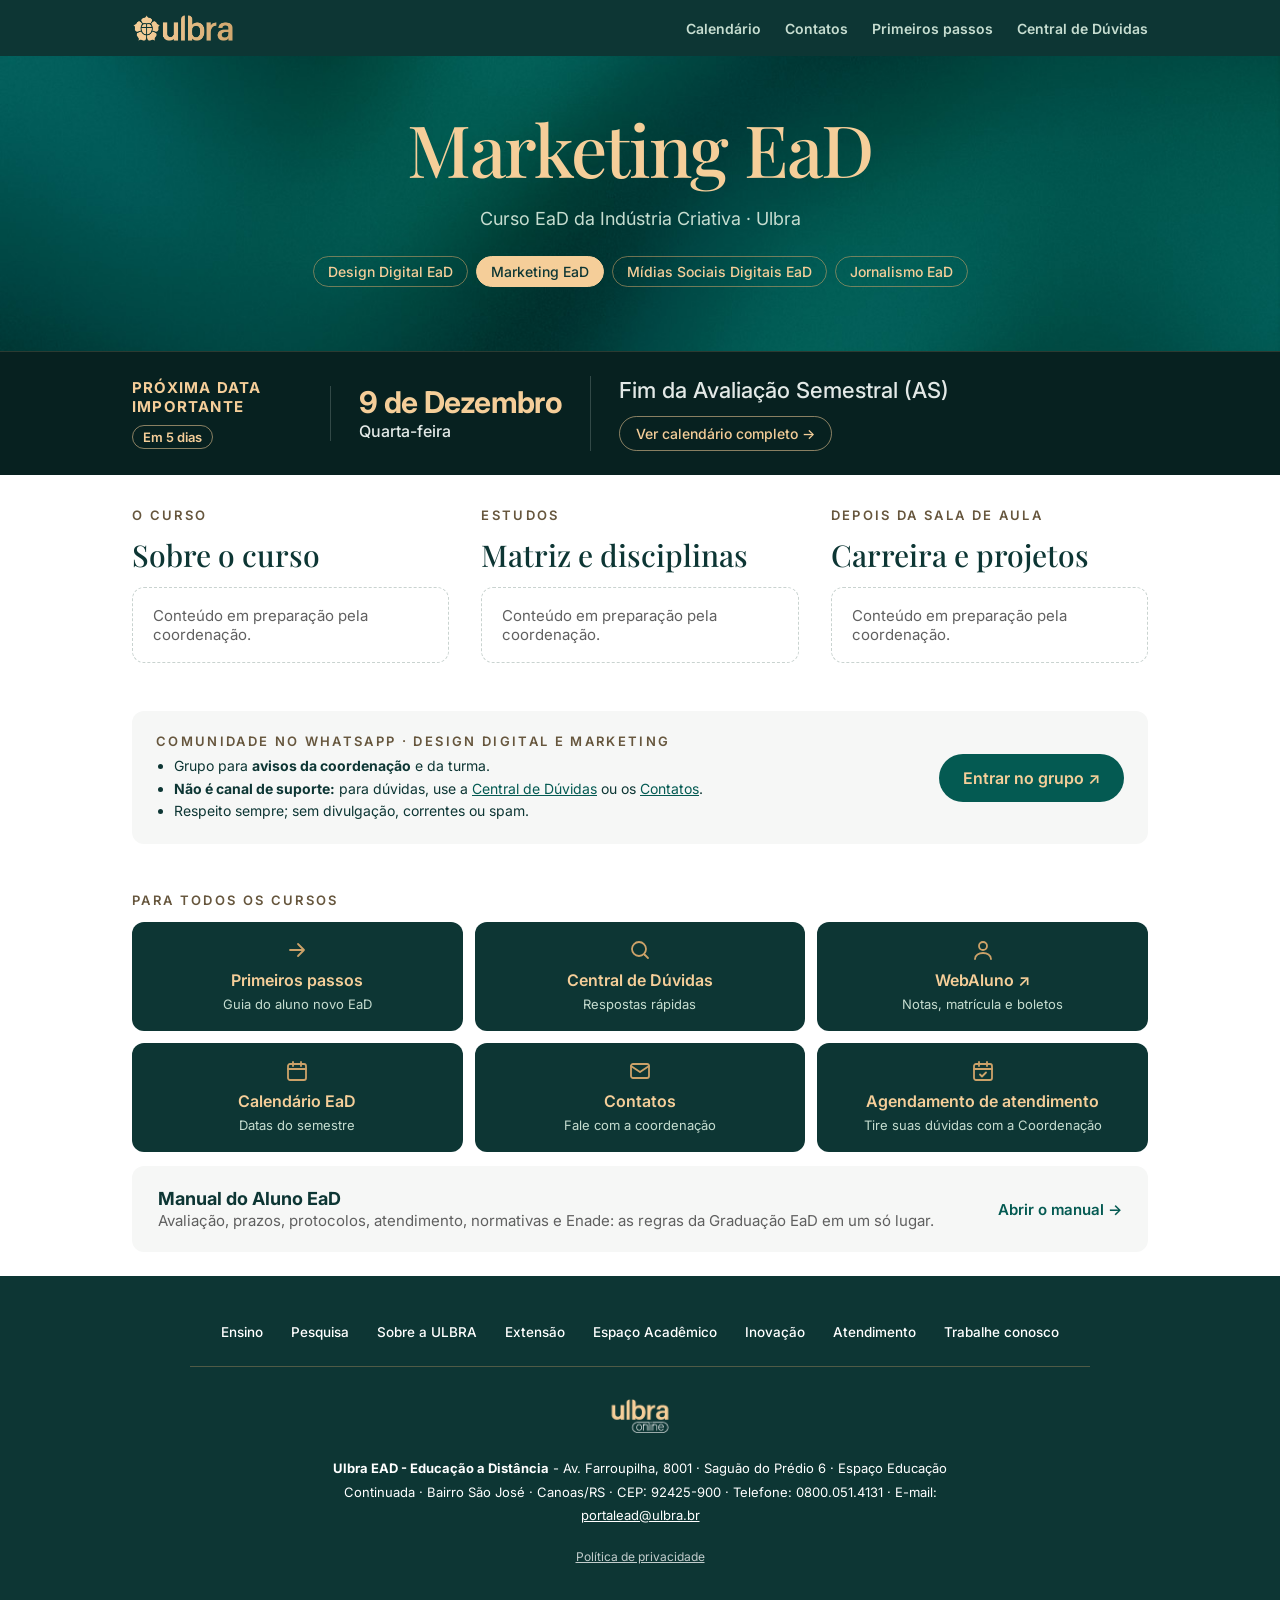
<file: cursos/marketing.html>
<!DOCTYPE html>
<html lang="pt-BR">
<head>
<meta charset="utf-8">
<meta name="viewport" content="width=device-width, initial-scale=1">
<title>Marketing EaD — Portal do Estudante · Indústria Criativa · Ulbra</title>
<meta name="description" content="Página do curso Marketing EaD da Indústria Criativa (Ulbra): sobre o curso, matriz e disciplinas, carreira e projetos, comunidade e acessos do portal.">
<link rel="preconnect" href="https://fonts.googleapis.com">
<link rel="preconnect" href="https://fonts.gstatic.com" crossorigin>
<link href="https://fonts.googleapis.com/css2?family=Inter:wght@400;500;600;700&family=Playfair+Display:wght@500;600&display=swap" rel="stylesheet">
<link rel="stylesheet" href="../assets/curso.css">
</head>
<body>

<nav class="topnav">
  <div class="topnav-inner">
    <a class="topnav-brand" href="../index.html"><img src="../assets/logo-horizontal-gold.png" alt="Ulbra · Portal do Estudante"></a>
    <div class="topnav-links">
      <a href="../calendario-ead.html">Calendário</a>
      <a href="../contatos.html">Contatos</a>
      <a href="../onboarding-ead.html">Primeiros passos</a>
      <a href="../espaco-academico/index.html">Central de Dúvidas</a>
    </div>
  </div>
</nav>

<header class="header">
  <div class="header-inner">
    <h1 class="headline">Marketing EaD</h1>
    <p class="subhead">Curso EaD da Indústria Criativa · Ulbra</p>
    <ul class="courses" aria-label="Cursos da Indústria Criativa">
      <li><a href="design-digital.html">Design Digital EaD</a></li>
      <li><a href="marketing.html" aria-current="page">Marketing EaD</a></li>
      <li><a href="midias-sociais-digitais.html">Mídias Sociais Digitais EaD</a></li>
      <li><a href="jornalismo.html">Jornalismo EaD</a></li>
    </ul>
  </div>
</header>

<section class="next-date" id="proximo-prazo" aria-labelledby="proximo-prazo-rotulo">
  <div class="next-date-inner">
    <div class="next-date-head">
      <h2 class="next-date-title" id="proximo-prazo-rotulo">Próxima data importante</h2>
      <span class="next-date-countdown" id="proximo-prazo-faltam" hidden></span>
    </div>
    <p class="next-date-when" id="proximo-prazo-quando">
      <span class="next-date-day" id="proximo-prazo-data">–</span>
      <span class="next-date-weekday" id="proximo-prazo-semana"></span>
    </p>
    <div class="next-date-what">
      <p class="next-date-text" id="proximo-prazo-text">Carregando…</p>
      <a class="next-date-link" href="../calendario-ead.html">Ver calendário completo →</a>
    </div>
  </div>
</section>

<main>

  <div class="lp-grid">
    <section class="lp-section" id="sobre">
      <span class="eyebrow eyebrow--muted">O curso</span>
      <h2 class="lp-title">Sobre o curso</h2>
      <!-- A PREENCHER: descrição do curso, duração, título conferido (tecnólogo/bacharel), modalidade. -->
      <p class="lp-pending">Conteúdo em preparação pela coordenação.</p>
    </section>

    <section class="lp-section" id="matriz">
      <span class="eyebrow eyebrow--muted">Estudos</span>
      <h2 class="lp-title">Matriz e disciplinas</h2>
      <!-- A PREENCHER: disciplinas por semestre ou link para a matriz curricular oficial. -->
      <p class="lp-pending">Conteúdo em preparação pela coordenação.</p>
    </section>

    <section class="lp-section" id="carreira">
      <span class="eyebrow eyebrow--muted">Depois da sala de aula</span>
      <h2 class="lp-title">Carreira e projetos</h2>
      <!-- A PREENCHER: áreas de atuação, Projetos Integradores, portfólio, estágio. -->
      <p class="lp-pending">Conteúdo em preparação pela coordenação.</p>
    </section>
  </div>

  <section class="lp-section" id="comunidade">
    <div class="community">
      <div class="community-copy">
        <span class="eyebrow eyebrow--muted">Comunidade no WhatsApp · Design Digital e Marketing</span>
        <ul class="community-rules">
          <li>Grupo para <strong>avisos da coordenação</strong> e da turma.</li>
          <li><strong>Não é canal de suporte:</strong> para dúvidas, use a <a href="../espaco-academico/index.html">Central de Dúvidas</a> ou os <a href="../contatos.html">Contatos</a>.</li>
          <li>Respeito sempre; sem divulgação, correntes ou spam.</li>
        </ul>
      </div>
      <a class="community-btn" href="https://chat.whatsapp.com/DfFNMpWyrQJKrVk084zZX2" target="_blank" rel="noopener">Entrar no grupo <span aria-hidden="true">↗</span></a>
    </div>
  </section>

  <section class="lp-section">
    <span class="eyebrow eyebrow--muted section-label" style="margin-bottom:0">Para todos os cursos</span>
    <div class="quick-grid">

      <a class="quick-card" href="../onboarding-ead.html">
        <svg class="quick-icon" viewBox="0 0 24 24" aria-hidden="true"><path d="M5 12h14M13 6l6 6-6 6"/></svg>
        <span class="quick-title">Primeiros passos</span>
        <p class="quick-text">Guia do aluno novo EaD</p>
      </a>

      <a class="quick-card" href="../espaco-academico/index.html">
        <svg class="quick-icon" viewBox="0 0 24 24" aria-hidden="true"><circle cx="11" cy="11" r="7"/><path d="m20 20-3.5-3.5"/></svg>
        <span class="quick-title">Central de Dúvidas</span>
        <p class="quick-text">Respostas rápidas</p>
      </a>

      <a class="quick-card" href="https://ac3949.mannesoftprime.com.br/webaluno/" target="_blank" rel="noopener">
        <svg class="quick-icon" viewBox="0 0 24 24" aria-hidden="true"><circle cx="12" cy="8" r="4"/><path d="M4 21c0-4 4-6 8-6s8 2 8 6"/></svg>
        <span class="quick-title">WebAluno <span class="ext" aria-hidden="true">↗</span></span>
        <p class="quick-text">Notas, matrícula e boletos</p>
      </a>

      <a class="quick-card" href="../calendario-ead.html">
        <svg class="quick-icon" viewBox="0 0 24 24" aria-hidden="true"><rect x="3" y="5" width="18" height="16" rx="2"/><path d="M3 10h18M8 3v4M16 3v4"/></svg>
        <span class="quick-title">Calendário EaD</span>
        <p class="quick-text">Datas do semestre</p>
      </a>

      <a class="quick-card" href="../contatos.html">
        <svg class="quick-icon" viewBox="0 0 24 24" aria-hidden="true"><rect x="3" y="5" width="18" height="14" rx="2"/><path d="m3 7 9 6 9-6"/></svg>
        <span class="quick-title">Contatos</span>
        <p class="quick-text">Fale com a coordenação</p>
      </a>

      <a class="quick-card" href="../contatos.html#pessoalmente">
        <svg class="quick-icon" viewBox="0 0 24 24" aria-hidden="true"><rect x="3" y="5" width="18" height="16" rx="2"/><path d="M3 10h18M8 3v4M16 3v4M9 15.5l2 2 4-4"/></svg>
        <span class="quick-title">Agendamento de atendimento</span>
        <p class="quick-text">Tire suas dúvidas com a Coordenação</p>
      </a>

    </div>
    <a class="manual-cta" href="../manual-do-aluno.html">
      <span>
        <span class="manual-cta-title">Manual do Aluno EaD</span>
        <span class="manual-cta-text">Avaliação, prazos, protocolos, atendimento, normativas e Enade: as regras da Graduação EaD em um só lugar.</span>
      </span>
      <span class="manual-cta-go">Abrir o manual →</span>
    </a>
  </section>

</main>

<footer class="footer">
  <div class="footer__inner">
    <nav class="footer__nav">
      <a href="#">Ensino</a>
      <a href="#">Pesquisa</a>
      <a href="#">Sobre a ULBRA</a>
      <a href="#">Extensão</a>
      <a href="#">Espaço Acadêmico</a>
      <a href="#">Inovação</a>
      <a href="#">Atendimento</a>
      <a href="#">Trabalhe conosco</a>
    </nav>
    <div class="footer__divider"></div>
    <img class="footer__logo" src="../assets/logo-ulbra-branco.png" alt="ULBRA">
    <p class="footer__address">
      <strong>Ulbra EAD - Educação a Distância</strong> - Av. Farroupilha, 8001 · Saguão do Prédio 6 · Espaço Educação Continuada · Bairro São José · Canoas/RS · CEP: 92425-900 · Telefone: 0800.051.4131 · E-mail: <a href="mailto:portalead@ulbra.br">portalead@ulbra.br</a>
    </p>
    <a class="footer__legal-link" href="#">Política de privacidade</a>
  </div>
</footer>

<script src="../assets/calendario-2026-2.js"></script>
<script>
  (function () {
    var next = calendarioMarcos().find(function (m) { return m.date >= calendarioHoje(); });
    var el = document.getElementById('proximo-prazo-text');

    if (!next) {
      document.getElementById('proximo-prazo-quando').hidden = true;
      el.textContent = 'O semestre 2026/2 já foi concluído.';
      return;
    }

    function inicialMaiuscula(t) {
      return t.charAt(0).toUpperCase() + t.slice(1);
    }

    var d = new Date(next.date + 'T12:00:00');
    var dias = Math.round((d - new Date(calendarioHoje() + 'T12:00:00')) / 86400000);
    var mes = inicialMaiuscula(d.toLocaleDateString('pt-BR', { month: 'long' }));
    var faltam = document.getElementById('proximo-prazo-faltam');
    faltam.textContent = dias === 0 ? 'Hoje' : dias === 1 ? 'Amanhã' : 'Em ' + dias + ' dias';
    faltam.hidden = false;
    document.getElementById('proximo-prazo-data').textContent = Number(next.date.slice(8, 10)) + ' de ' + mes;
    document.getElementById('proximo-prazo-semana').textContent = inicialMaiuscula(calendarioDiaSemana(next.date, 'long'));
    el.textContent = next.label;
  })();
</script>

</body>
</html>
</file>
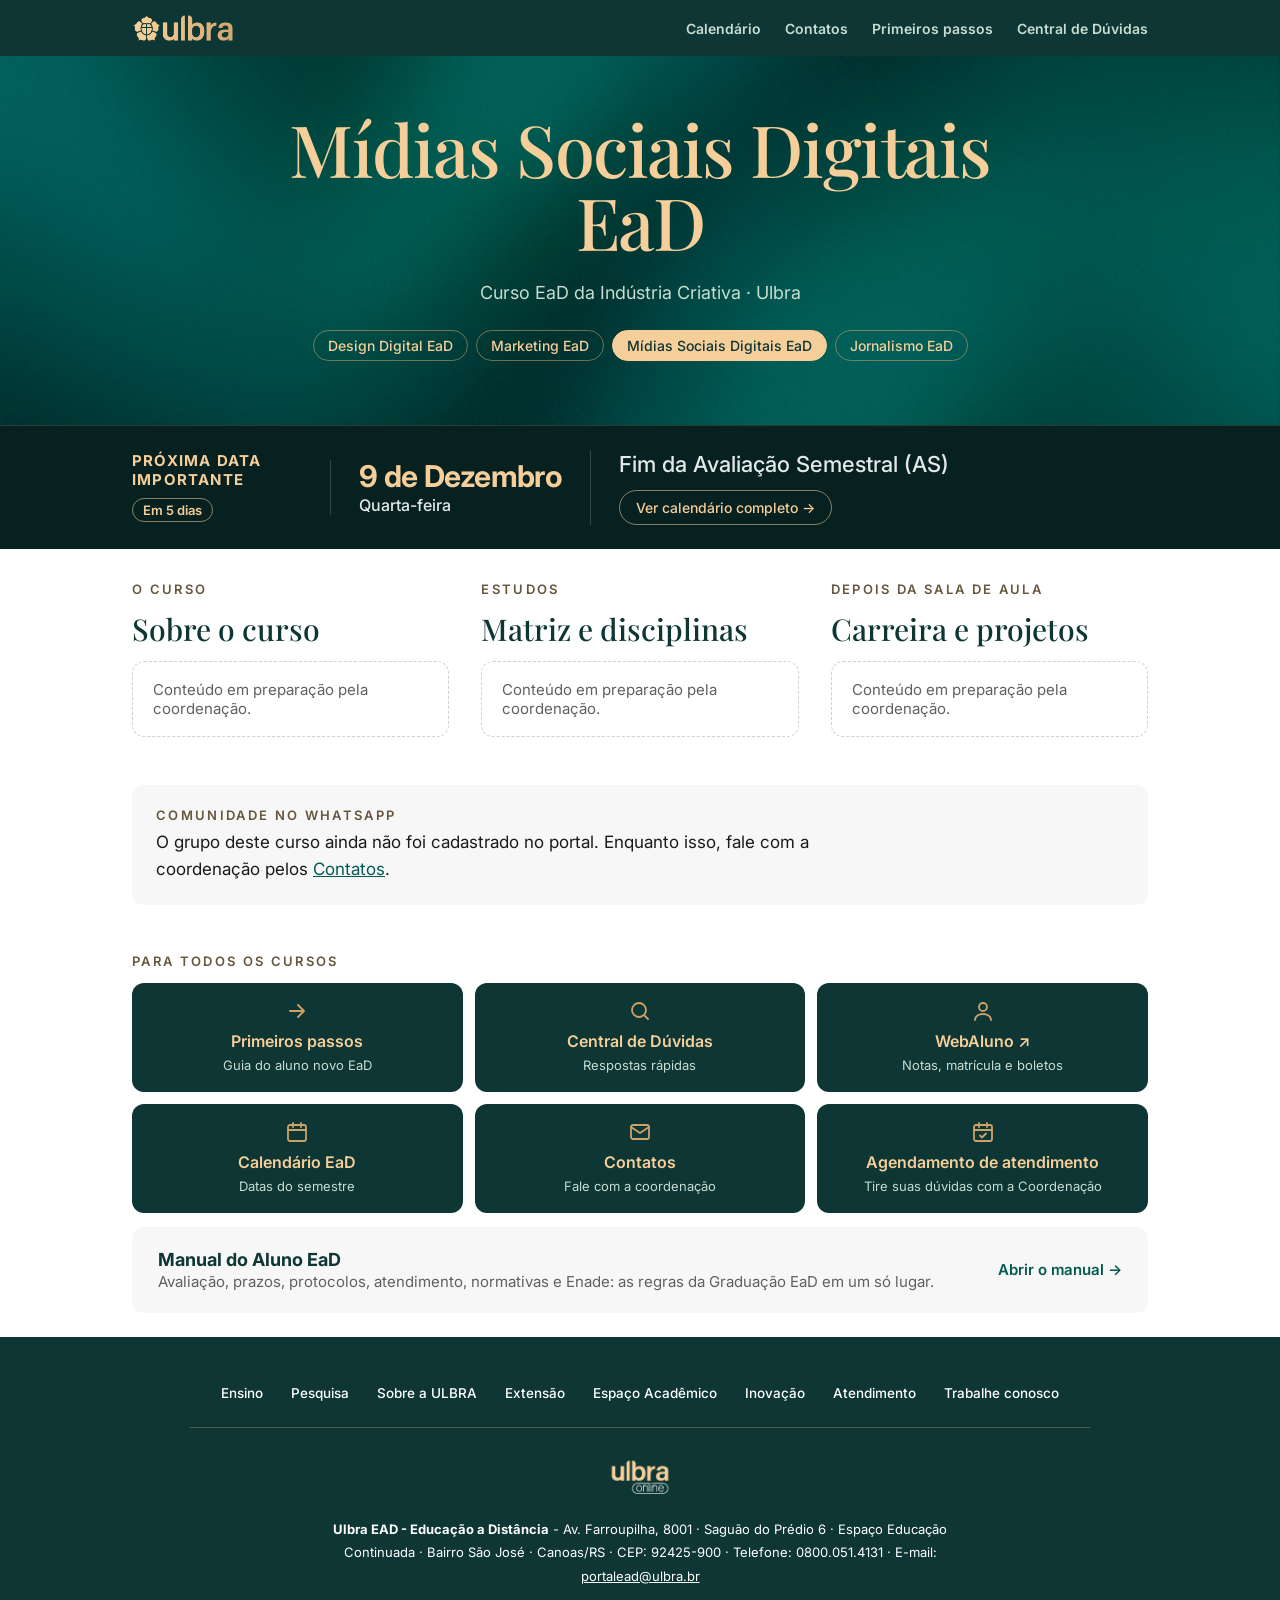
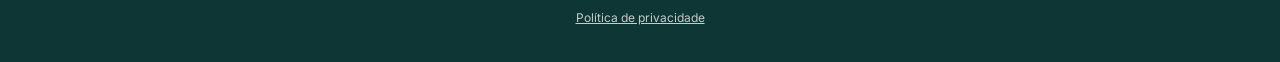
<file: cursos/midias-sociais-digitais.html>
<!DOCTYPE html>
<html lang="pt-BR">
<head>
<meta charset="utf-8">
<meta name="viewport" content="width=device-width, initial-scale=1">
<title>Mídias Sociais Digitais EaD — Portal do Estudante · Indústria Criativa · Ulbra</title>
<meta name="description" content="Página do curso Mídias Sociais Digitais EaD da Indústria Criativa (Ulbra): sobre o curso, matriz e disciplinas, carreira e projetos, comunidade e acessos do portal.">
<link rel="preconnect" href="https://fonts.googleapis.com">
<link rel="preconnect" href="https://fonts.gstatic.com" crossorigin>
<link href="https://fonts.googleapis.com/css2?family=Inter:wght@400;500;600;700&family=Playfair+Display:wght@500;600&display=swap" rel="stylesheet">
<link rel="stylesheet" href="../assets/curso.css">
</head>
<body>

<nav class="topnav">
  <div class="topnav-inner">
    <a class="topnav-brand" href="../index.html"><img src="../assets/logo-horizontal-gold.png" alt="Ulbra · Portal do Estudante"></a>
    <div class="topnav-links">
      <a href="../calendario-ead.html">Calendário</a>
      <a href="../contatos.html">Contatos</a>
      <a href="../onboarding-ead.html">Primeiros passos</a>
      <a href="../espaco-academico/index.html">Central de Dúvidas</a>
    </div>
  </div>
</nav>

<header class="header">
  <div class="header-inner">
    <h1 class="headline">Mídias Sociais Digitais EaD</h1>
    <p class="subhead">Curso EaD da Indústria Criativa · Ulbra</p>
    <ul class="courses" aria-label="Cursos da Indústria Criativa">
      <li><a href="design-digital.html">Design Digital EaD</a></li>
      <li><a href="marketing.html">Marketing EaD</a></li>
      <li><a href="midias-sociais-digitais.html" aria-current="page">Mídias Sociais Digitais EaD</a></li>
      <li><a href="jornalismo.html">Jornalismo EaD</a></li>
    </ul>
  </div>
</header>

<section class="next-date" id="proximo-prazo" aria-labelledby="proximo-prazo-rotulo">
  <div class="next-date-inner">
    <div class="next-date-head">
      <h2 class="next-date-title" id="proximo-prazo-rotulo">Próxima data importante</h2>
      <span class="next-date-countdown" id="proximo-prazo-faltam" hidden></span>
    </div>
    <p class="next-date-when" id="proximo-prazo-quando">
      <span class="next-date-day" id="proximo-prazo-data">–</span>
      <span class="next-date-weekday" id="proximo-prazo-semana"></span>
    </p>
    <div class="next-date-what">
      <p class="next-date-text" id="proximo-prazo-text">Carregando…</p>
      <a class="next-date-link" href="../calendario-ead.html">Ver calendário completo →</a>
    </div>
  </div>
</section>

<main>

  <div class="lp-grid">
    <section class="lp-section" id="sobre">
      <span class="eyebrow eyebrow--muted">O curso</span>
      <h2 class="lp-title">Sobre o curso</h2>
      <!-- A PREENCHER: descrição do curso, duração, título conferido (tecnólogo/bacharel), modalidade. -->
      <p class="lp-pending">Conteúdo em preparação pela coordenação.</p>
    </section>

    <section class="lp-section" id="matriz">
      <span class="eyebrow eyebrow--muted">Estudos</span>
      <h2 class="lp-title">Matriz e disciplinas</h2>
      <!-- A PREENCHER: disciplinas por semestre ou link para a matriz curricular oficial. -->
      <p class="lp-pending">Conteúdo em preparação pela coordenação.</p>
    </section>

    <section class="lp-section" id="carreira">
      <span class="eyebrow eyebrow--muted">Depois da sala de aula</span>
      <h2 class="lp-title">Carreira e projetos</h2>
      <!-- A PREENCHER: áreas de atuação, Projetos Integradores, portfólio, estágio. -->
      <p class="lp-pending">Conteúdo em preparação pela coordenação.</p>
    </section>
  </div>

  <section class="lp-section" id="comunidade">
    <div class="community">
      <div class="community-copy">
        <span class="eyebrow eyebrow--muted">Comunidade no WhatsApp</span>
        <p class="lp-text">O grupo deste curso ainda não foi cadastrado no portal. Enquanto isso, fale com a coordenação pelos <a href="../contatos.html">Contatos</a>.</p>
      </div>
    </div>
    <!-- A PREENCHER: link do grupo do WhatsApp do curso (e QR code em assets/, se houver). -->
  </section>

  <section class="lp-section">
    <span class="eyebrow eyebrow--muted section-label" style="margin-bottom:0">Para todos os cursos</span>
    <div class="quick-grid">

      <a class="quick-card" href="../onboarding-ead.html">
        <svg class="quick-icon" viewBox="0 0 24 24" aria-hidden="true"><path d="M5 12h14M13 6l6 6-6 6"/></svg>
        <span class="quick-title">Primeiros passos</span>
        <p class="quick-text">Guia do aluno novo EaD</p>
      </a>

      <a class="quick-card" href="../espaco-academico/index.html">
        <svg class="quick-icon" viewBox="0 0 24 24" aria-hidden="true"><circle cx="11" cy="11" r="7"/><path d="m20 20-3.5-3.5"/></svg>
        <span class="quick-title">Central de Dúvidas</span>
        <p class="quick-text">Respostas rápidas</p>
      </a>

      <a class="quick-card" href="https://ac3949.mannesoftprime.com.br/webaluno/" target="_blank" rel="noopener">
        <svg class="quick-icon" viewBox="0 0 24 24" aria-hidden="true"><circle cx="12" cy="8" r="4"/><path d="M4 21c0-4 4-6 8-6s8 2 8 6"/></svg>
        <span class="quick-title">WebAluno <span class="ext" aria-hidden="true">↗</span></span>
        <p class="quick-text">Notas, matrícula e boletos</p>
      </a>

      <a class="quick-card" href="../calendario-ead.html">
        <svg class="quick-icon" viewBox="0 0 24 24" aria-hidden="true"><rect x="3" y="5" width="18" height="16" rx="2"/><path d="M3 10h18M8 3v4M16 3v4"/></svg>
        <span class="quick-title">Calendário EaD</span>
        <p class="quick-text">Datas do semestre</p>
      </a>

      <a class="quick-card" href="../contatos.html">
        <svg class="quick-icon" viewBox="0 0 24 24" aria-hidden="true"><rect x="3" y="5" width="18" height="14" rx="2"/><path d="m3 7 9 6 9-6"/></svg>
        <span class="quick-title">Contatos</span>
        <p class="quick-text">Fale com a coordenação</p>
      </a>

      <a class="quick-card" href="../contatos.html#pessoalmente">
        <svg class="quick-icon" viewBox="0 0 24 24" aria-hidden="true"><rect x="3" y="5" width="18" height="16" rx="2"/><path d="M3 10h18M8 3v4M16 3v4M9 15.5l2 2 4-4"/></svg>
        <span class="quick-title">Agendamento de atendimento</span>
        <p class="quick-text">Tire suas dúvidas com a Coordenação</p>
      </a>

    </div>
    <a class="manual-cta" href="../manual-do-aluno.html">
      <span>
        <span class="manual-cta-title">Manual do Aluno EaD</span>
        <span class="manual-cta-text">Avaliação, prazos, protocolos, atendimento, normativas e Enade: as regras da Graduação EaD em um só lugar.</span>
      </span>
      <span class="manual-cta-go">Abrir o manual →</span>
    </a>
  </section>

</main>

<footer class="footer">
  <div class="footer__inner">
    <nav class="footer__nav">
      <a href="#">Ensino</a>
      <a href="#">Pesquisa</a>
      <a href="#">Sobre a ULBRA</a>
      <a href="#">Extensão</a>
      <a href="#">Espaço Acadêmico</a>
      <a href="#">Inovação</a>
      <a href="#">Atendimento</a>
      <a href="#">Trabalhe conosco</a>
    </nav>
    <div class="footer__divider"></div>
    <img class="footer__logo" src="../assets/logo-ulbra-branco.png" alt="ULBRA">
    <p class="footer__address">
      <strong>Ulbra EAD - Educação a Distância</strong> - Av. Farroupilha, 8001 · Saguão do Prédio 6 · Espaço Educação Continuada · Bairro São José · Canoas/RS · CEP: 92425-900 · Telefone: 0800.051.4131 · E-mail: <a href="mailto:portalead@ulbra.br">portalead@ulbra.br</a>
    </p>
    <a class="footer__legal-link" href="#">Política de privacidade</a>
  </div>
</footer>

<script src="../assets/calendario-2026-2.js"></script>
<script>
  (function () {
    var next = calendarioMarcos().find(function (m) { return m.date >= calendarioHoje(); });
    var el = document.getElementById('proximo-prazo-text');

    if (!next) {
      document.getElementById('proximo-prazo-quando').hidden = true;
      el.textContent = 'O semestre 2026/2 já foi concluído.';
      return;
    }

    function inicialMaiuscula(t) {
      return t.charAt(0).toUpperCase() + t.slice(1);
    }

    var d = new Date(next.date + 'T12:00:00');
    var dias = Math.round((d - new Date(calendarioHoje() + 'T12:00:00')) / 86400000);
    var mes = inicialMaiuscula(d.toLocaleDateString('pt-BR', { month: 'long' }));
    var faltam = document.getElementById('proximo-prazo-faltam');
    faltam.textContent = dias === 0 ? 'Hoje' : dias === 1 ? 'Amanhã' : 'Em ' + dias + ' dias';
    faltam.hidden = false;
    document.getElementById('proximo-prazo-data').textContent = Number(next.date.slice(8, 10)) + ' de ' + mes;
    document.getElementById('proximo-prazo-semana').textContent = inicialMaiuscula(calendarioDiaSemana(next.date, 'long'));
    el.textContent = next.label;
  })();
</script>

</body>
</html>
</file>
<file: espaco-academico/css/styles.css>
*, *::before, *::after { box-sizing: border-box; margin: 0; padding: 0; }

html { scroll-behavior: smooth; overflow-x: hidden; }

body {
  font-family: 'Inter', system-ui, sans-serif;
  background: #f4f6f6;
  color: #1a2f2e;
  -webkit-font-smoothing: antialiased;
  overflow-x: hidden;
  max-width: 100vw;
}

button { font-family: inherit; }
input { font-family: inherit; }
a { text-decoration: none; color: inherit; }

.pill:focus-visible,
.faq-item__toggle:focus-visible,
.quick-link:focus-visible,
.guide-banner:focus-visible,
.btn:focus-visible,
.dot:focus-visible,
.modal__close:focus-visible,
.modal__bullet--link:focus-visible,
.faq-item__related-link:focus-visible,
.search__input:focus-visible {
  outline: 2px solid #cca269;
  outline-offset: 2px;
}

@keyframes fadeUp { from { opacity: 0; transform: translateY(10px); } to { opacity: 1; transform: translateY(0); } }
@keyframes fadeIn { from { opacity: 0; } to { opacity: 1; } }
@keyframes slideUp { from { opacity: 0; transform: translateY(24px) scale(0.97); } to { opacity: 1; transform: translateY(0) scale(1); } }

.container { max-width: 960px; margin: 0 auto; padding: 0 24px; }

/* ---------- TOP NAV (shared with the rest of the Portal do Estudante) ---------- */

.topnav {
  background: #0d3634;
  padding: 14px 0;
  font-family: 'Inter', system-ui, sans-serif;
}

.topnav-inner {
  max-width: 1080px;
  margin: 0 auto;
  padding: 0 32px;
  display: flex;
  align-items: center;
  justify-content: space-between;
  gap: 16px 24px;
  flex-wrap: wrap;
}

.topnav-brand {
  display: flex;
  align-items: center;
}

.topnav-brand img {
  display: block;
  height: 28px;
}

.topnav-links {
  display: flex;
  flex-wrap: wrap;
  gap: 8px 24px;
}

.topnav-links a {
  font-size: 14px;
  font-weight: 600;
  color: #c6ddd0;
}

.topnav-links a:hover,
.topnav-links a.active {
  color: #f5ce99;
}

/* ---------- HERO ---------- */

.hero { position: relative; padding: 72px 24px 80px; text-align: center; overflow: hidden; }

.hero__bg {
  position: absolute; inset: 0;
  background-image: url('../assets/hero-bg.png');
  background-size: cover;
  background-position: center top;
}

.hero__overlay {
  position: absolute; inset: 0;
  background: linear-gradient(135deg, rgba(13, 54, 52, 0.91) 0%, rgba(4, 90, 82, 0.87) 100%);
}

.hero__content { position: relative; z-index: 1; max-width: 760px; margin: 0 auto; }

.hero__eyebrow {
  display: inline-block;
  color: #cca269;
  font-size: 10px;
  font-weight: 700;
  letter-spacing: 2px;
  text-transform: uppercase;
  padding: 4px 14px;
  border: 1px solid rgba(204, 162, 105, 0.38);
  border-radius: 20px;
  margin-bottom: 22px;
}

.hero__title {
  color: white;
  font-size: 40px;
  font-weight: 800;
  line-height: 1.13;
  letter-spacing: -1.5px;
  margin-bottom: 28px;
}

.hero__quick-label { margin-top: 28px; text-align: left; }

.search { position: relative; max-width: 500px; margin: 0 auto; }

.search-suggestions {
  position: absolute;
  top: calc(100% + 6px);
  left: 0; right: 0;
  background: #fff;
  border: 1px solid #dce8e6;
  border-radius: 14px;
  box-shadow: 0 8px 32px rgba(0,0,0,0.14);
  z-index: 200;
  overflow: hidden;
  animation: fadeUp 0.15s ease;
}

.search-suggestion {
  display: flex;
  align-items: center;
  justify-content: space-between;
  gap: 12px;
  width: 100%;
  padding: 12px 18px;
  background: none;
  border: none;
  border-bottom: 1px solid #f0f5f4;
  cursor: pointer;
  text-align: left;
  font-family: inherit;
  transition: background 0.12s;
}
.search-suggestion:last-child { border-bottom: none; }
.search-suggestion:hover,
.search-suggestion.is-active { background: #f4f9f8; }

.search-suggestion__q {
  font-size: 14px;
  color: #1a2f2e;
  flex: 1;
  min-width: 0;
  overflow: hidden;
  text-overflow: ellipsis;
  white-space: nowrap;
}

.search-suggestion__cat {
  font-size: 11px;
  font-weight: 600;
  color: #4a6b68;
  background: #e2eeec;
  padding: 2px 8px;
  border-radius: 12px;
  flex-shrink: 0;
  white-space: nowrap;
}

.search__icon {
  position: absolute; left: 18px; top: 50%;
  transform: translateY(-50%);
  display: flex;
  align-items: center;
  pointer-events: none;
  z-index: 1;
}

.search__icon .material-symbols-outlined { font-size: 20px; color: rgba(26, 47, 46, 0.45); }

.search__input {
  width: 100%;
  padding: 16px 20px 16px 50px;
  border: none;
  border-radius: 9999px;
  background: white;
  font-size: 15px;
  color: #1a2f2e;
  box-shadow: 0 6px 40px rgba(0, 0, 0, 0.24);
}

/* ---------- INTRO / NOVO POR AQUI ---------- */

.intro { background: linear-gradient(to bottom, #0a4440, #0d3634); padding: 44px 24px 56px; }

.intro--highlight {
  position: relative;
  padding: 32px 24px 36px;
}

.intro--highlight::before {
  content: '';
  position: absolute;
  top: 0; left: 0; right: 0;
  height: 3px;
  background: linear-gradient(to right, transparent, #cca269, transparent);
}

.intro__inner { max-width: 960px; margin: 0 auto; }

.guide-banner {
  display: flex;
  align-items: center;
  gap: 20px;
  width: 100%;
  max-width: 760px;
  margin: 0 auto;
  padding: 22px 26px;
  background: rgba(255, 255, 255, 0.06);
  border: 1px solid rgba(204, 162, 105, 0.25);
  border-radius: 14px;
  cursor: pointer;
  font-family: inherit;
  text-align: left;
  transition: background 0.18s, transform 0.15s;
}

.guide-banner:hover { background: rgba(255, 255, 255, 0.11); transform: translateY(-1px); }

.guide-banner__icon {
  display: flex;
  align-items: center;
  flex-shrink: 0;
}

.guide-banner__icon .material-symbols-outlined { font-size: 40px; color: #cca269; }

.guide-banner__body { flex: 1; min-width: 0; }

.guide-banner__label {
  color: #cca269;
  font-size: 10px;
  font-weight: 700;
  letter-spacing: 1px;
  text-transform: uppercase;
  margin-bottom: 4px;
}

.guide-banner__title {
  color: white;
  font-size: 17px;
  font-weight: 700;
  letter-spacing: -0.2px;
  margin-bottom: 3px;
}

.guide-banner__desc {
  color: rgba(255, 255, 255, 0.6);
  font-size: 13px;
  line-height: 1.5;
}

.guide-banner__cta {
  display: flex;
  align-items: center;
  justify-content: center;
  gap: 6px;
  flex-shrink: 0;
  padding: 11px 22px;
  background: white;
  color: #045a52;
  border-radius: 9999px;
  font-size: 13px;
  font-weight: 700;
  white-space: nowrap;
  box-shadow: 0 3px 14px rgba(0, 0, 0, 0.12);
}

.guide-banner__cta .material-symbols-outlined { font-size: 17px; }

.intro__quick-label {
  color: rgba(255, 255, 255, 0.6);
  font-size: 10px;
  font-weight: 700;
  letter-spacing: 1.8px;
  text-transform: uppercase;
  margin-bottom: 12px;
}

.quick-links { display: grid; grid-template-columns: repeat(2, 1fr); gap: 10px; }

.quick-link {
  display: flex;
  align-items: center;
  gap: 12px;
  padding: 16px 18px;
  background: rgba(255, 255, 255, 0.07);
  border: 1px solid rgba(255, 255, 255, 0.1);
  border-radius: 12px;
  color: white;
  transition: background 0.15s;
  min-width: 0;
}

.quick-link:hover { background: rgba(255, 255, 255, 0.14); }

.quick-link__icon { font-size: 20px; flex-shrink: 0; display: flex; align-items: center; }
.quick-link__icon .material-symbols-outlined { font-size: 20px; }

.quick-link__label {
  font-size: 14px;
  font-weight: 500;
  flex: 1;
  min-width: 0;
  overflow: hidden;
  text-overflow: ellipsis;
  white-space: nowrap;
}

.quick-link__arrow { color: #cca269; font-size: 15px; }

/* ---------- FAQ AREA ---------- */

.faq-area { background: #f4f6f6; padding-bottom: 80px; }

.pills-wrap { padding-top: 30px; }

.pills { display: flex; gap: 8px; flex-wrap: wrap; }

.pill {
  display: inline-flex;
  align-items: center;
  gap: 6px;
  padding: 7px 15px;
  background: white;
  color: #4a6b68;
  border: 1px solid #d0dedd;
  border-radius: 20px;
  cursor: pointer;
  transition: all 0.18s ease;
  font-family: inherit;
  font-size: 13px;
  font-weight: 500;
  white-space: nowrap;
}

.pill.is-active {
  background: #045a52;
  color: white;
  border-color: #045a52;
  font-weight: 600;
}
.pill .material-symbols-outlined { font-size: 14px; }

.result-count-wrap { margin-top: 14px; }

.result-count {
  font-size: 13px;
  color: #3d6562;
  font-weight: 500;
  background: white;
  padding: 5px 14px;
  border-radius: 20px;
  border: 1px solid #d4e0df;
  display: inline-block;
}

.faq-sections { margin-top: 26px; }

.faq-category { margin-bottom: 48px; animation: fadeUp 0.3s ease both; }

.faq-category__header {
  display: flex;
  align-items: center;
  gap: 12px;
  margin-bottom: 16px;
  padding-bottom: 14px;
  border-bottom: 2px solid #045a52;
}

.faq-category__icon {
  width: 36px; height: 36px;
  border-radius: 10px;
  background: #e2eeec;
  display: flex; align-items: center; justify-content: center;
  font-size: 18px;
  flex-shrink: 0;
}
.faq-category__icon .material-symbols-outlined { font-size: 18px; color: #045a52; }

.faq-category__title {
  font-size: 17px;
  font-weight: 700;
  color: #0d3634;
  letter-spacing: -0.3px;
  flex: 1;
}

.faq-category__count {
  background: #e2eeec;
  color: #4a6b68;
  font-size: 11px;
  font-weight: 600;
  padding: 2px 9px;
  border-radius: 20px;
}

.faq-item {
  background: white;
  border: 1px solid #dce8e6;
  border-radius: 10px;
  margin-bottom: 8px;
  overflow: hidden;
  transition: border-color 0.3s ease, box-shadow 0.3s ease;
  box-shadow: 0 1px 3px rgba(0, 0, 0, 0.04);
}

.faq-item.is-open { border-color: #cca269; box-shadow: 0 2px 16px rgba(204, 162, 105, 0.15); }

.faq-item.is-highlighted {
  border-color: #045a52;
  box-shadow: 0 0 0 3px rgba(4, 90, 82, 0.14), 0 4px 20px rgba(4, 90, 82, 0.18);
}

.faq-item__toggle {
  width: 100%;
  padding: 16px 18px;
  display: flex;
  align-items: flex-start;
  justify-content: space-between;
  background: none;
  border: none;
  cursor: pointer;
  text-align: left;
  gap: 12px;
  font-family: inherit;
}

.faq-item__toggle:hover { background: rgba(13, 54, 52, 0.025); }

.faq-item__content { flex: 1; min-width: 0; }

.faq-item__essential {
  display: inline-flex;
  align-items: center;
  gap: 3px;
  background: #fdf4e3;
  color: #8a6520;
  font-size: 10px;
  font-weight: 700;
  padding: 2px 8px;
  border-radius: 20px;
  letter-spacing: 0.3px;
  margin-bottom: 5px;
}
.faq-item__essential .material-symbols-outlined { font-size: 11px; }

.faq-item__question {
  font-size: 14px;
  font-weight: 600;
  color: #1a2f2e;
  line-height: 1.45;
  display: block;
  text-wrap: pretty;
}

.faq-item__chevron {
  transform: rotate(0deg);
  transition: transform 0.24s ease;
  font-size: 20px;
  color: #cca269;
  display: inline-block;
  line-height: 1;
  flex-shrink: 0;
  margin-top: 2px;
}

.faq-item.is-open .faq-item__chevron { transform: rotate(90deg); }

.faq-item__answer {
  max-height: 0;
  opacity: 0;
  overflow: hidden;
  transition: max-height 0.36s ease, opacity 0.24s ease, padding 0.24s ease;
  padding: 0 18px;
}

.faq-item.is-open .faq-item__answer { max-height: 1000px; opacity: 1; padding: 0 18px 20px; }

.faq-item__answer p {
  font-size: 14px;
  color: #3a5552;
  line-height: 1.78;
  white-space: pre-line;
}

.faq-item__steps { margin-top: 10px; padding-left: 20px; }

.faq-item__steps li {
  font-size: 14px;
  color: #3a5552;
  line-height: 1.78;
  margin-bottom: 6px;
}

.faq-item__steps li:last-child { margin-bottom: 0; }

.faq-item__related {
  margin-top: 14px;
  padding-top: 14px;
  border-top: 1px solid #dce8e6;
}

.faq-item__related-label {
  font-size: 11px;
  font-weight: 700;
  color: #5a7a78;
  text-transform: uppercase;
  letter-spacing: 0.6px;
  margin-bottom: 8px;
}

.faq-item__related-link {
  display: block;
  width: 100%;
  background: none;
  border: none;
  padding: 4px 0;
  color: #045a52;
  font-size: 13px;
  font-weight: 600;
  cursor: pointer;
  text-align: left;
  font-family: inherit;
}

.faq-item__related-link:hover { color: #cca269; text-decoration: underline; }

.faq-item__system {
  display: flex;
  align-items: center;
  gap: 6px;
  margin-top: 12px;
  background: #f4f9f8;
  border-radius: 8px;
  padding: 10px 14px;
  font-size: 12.5px;
  color: #3a5552;
}

.faq-item__system-icon .material-symbols-outlined { font-size: 15px; color: #045a52; }

.faq-item__system strong { color: #0d3634; }

.no-results {
  text-align: center;
  padding: 80px 24px;
  animation: fadeUp 0.3s ease;
}

.no-results__icon { margin-bottom: 18px; }
.no-results__icon .material-symbols-outlined { font-size: 48px; color: rgba(26, 47, 46, 0.35); }

.no-results__title { font-size: 18px; font-weight: 700; color: #1a2f2e; margin-bottom: 8px; }

.no-results__text { color: #5a7a78; font-size: 14px; max-width: 300px; margin: 0 auto; line-height: 1.6; }

.no-results__contacts {
  display: flex;
  flex-direction: column;
  gap: 10px;
  margin-top: 16px;
  align-items: center;
}

.no-results__contact-btn {
  display: inline-flex;
  align-items: center;
  gap: 8px;
  padding: 10px 20px;
  border-radius: 9999px;
  font-size: 13px;
  font-weight: 600;
  color: #045a52;
  background: #e2eeec;
  text-decoration: none;
  transition: background 0.15s;
}
.no-results__contact-btn:hover { background: #cfe8e4; }
.no-results__contact-btn .material-symbols-outlined { font-size: 16px; }

/* ---------- ONBOARDING MODAL ---------- */

.modal-overlay {
  position: fixed; inset: 0;
  z-index: 2000;
  background: rgba(10, 40, 38, 0.72);
  display: none;
  align-items: center;
  justify-content: center;
  padding: 20px;
  animation: fadeIn 0.2s ease;
}

.modal-overlay:not([hidden]) { display: flex; }

.modal {
  position: relative;
  background: white;
  border-radius: 20px;
  width: 540px;
  height: 544px;
  max-width: calc(100vw - 40px);
  max-height: calc(100vh - 40px);
  overflow: hidden;
  display: flex;
  flex-direction: column;
  animation: slideUp 0.3s ease;
  box-shadow: 0 24px 80px rgba(0, 0, 0, 0.35);
}

.modal__header {
  background: linear-gradient(135deg, #0d3634, #045a52);
  padding: 26px 28px 20px;
  position: relative;
  flex-shrink: 0;
}

.modal__close {
  position: absolute;
  top: 14px; right: 14px;
  display: flex;
  align-items: center;
  justify-content: center;
  background: rgba(255, 255, 255, 0.1);
  border: none;
  border-radius: 8px;
  color: rgba(255, 255, 255, 0.65);
  padding: 6px;
  cursor: pointer;
  font-family: inherit;
}

.modal__close .material-symbols-outlined { font-size: 20px; }

.modal__close:hover { background: rgba(255, 255, 255, 0.22); }

.modal__heading {
  display: flex;
  align-items: center;
  gap: 14px;
  margin-bottom: 18px;
  padding-right: 36px;
}

.modal__icon {
  width: 46px; height: 46px;
  border-radius: 12px;
  background: rgba(204, 162, 105, 0.16);
  border: 1px solid rgba(204, 162, 105, 0.3);
  display: flex; align-items: center; justify-content: center;
  font-size: 24px;
  flex-shrink: 0;
}
.modal__icon .material-symbols-outlined { font-size: 24px; color: #cca269; }

.modal__step-label {
  color: rgba(255, 255, 255, 0.68);
  font-size: 10px;
  font-weight: 700;
  letter-spacing: 1.2px;
  text-transform: uppercase;
  margin-bottom: 4px;
}

.modal__title { color: white; font-size: 18px; font-weight: 700; letter-spacing: -0.3px; line-height: 1.25; }

.modal__subtitle { color: rgba(255, 255, 255, 0.65); font-size: 12.5px; line-height: 1.4; margin-top: 4px; }

.modal__progress { background: rgba(255, 255, 255, 0.1); border-radius: 4px; height: 4px; overflow: hidden; }

.modal__progress-fill {
  height: 100%;
  background: #cca269;
  border-radius: 4px;
  transition: width 0.4s ease;
}

.modal__body { padding: 4px 28px 0; overflow-y: auto; overflow-x: hidden; flex: 1; overflow-wrap: break-word; }

.modal__bullet { display: flex; align-items: flex-start; gap: 14px; padding: 16px 0; border-bottom: 1px solid #eef2f2; }

.modal__bullet:last-of-type { border-bottom: none; }

.modal__bullet--link {
  width: 100%;
  background: none;
  border: none;
  border-bottom: 1px solid #eef2f2;
  cursor: pointer;
  text-align: left;
  font-family: inherit;
  border-radius: 8px;
  transition: background 0.15s;
}

.modal__bullet--link:last-of-type { border-bottom: none; }

.modal__bullet--link:hover { background: #f4f9f8; }

.modal__bullet-icon {
  width: 38px; height: 38px;
  border-radius: 10px;
  background: rgba(4, 90, 82, 0.07);
  display: flex; align-items: center; justify-content: center;
  font-size: 19px;
  flex-shrink: 0;
}
.modal__bullet-icon .material-symbols-outlined { font-size: 19px; color: #045a52; }

.modal__bullet-body { flex: 1; min-width: 0; }

.modal__bullet-title { font-size: 14px; font-weight: 600; color: #1a2f2e; margin-bottom: 3px; }

.modal__bullet-text { font-size: 13px; color: #5a7a78; line-height: 1.6; }

.modal__note {
  background: #fdf4e3;
  border: 1px solid rgba(204, 162, 105, 0.28);
  border-radius: 10px;
  padding: 12px 16px;
  margin: 14px 0 20px;
  display: flex;
  gap: 10px;
  align-items: flex-start;
}

.modal__note-icon { display: flex; align-items: center; flex-shrink: 0; }
.modal__note-icon .material-symbols-outlined { font-size: 18px; color: #9c6c1a; }

.modal__note-text { font-size: 13px; color: #6b4c18; line-height: 1.6; }

.modal__cta {
  display: flex;
  align-items: center;
  justify-content: center;
  gap: 6px;
  width: 100%;
  margin: 14px 0 4px;
  padding: 10px 18px;
  border: none;
  border-radius: 9px;
  background: #045a52;
  color: white;
  font-size: 13px;
  font-weight: 700;
  font-family: inherit;
  text-decoration: none;
  cursor: pointer;
  transition: background 0.15s;
}

.modal__cta:hover { background: #0d3634; }
.modal__cta .material-symbols-outlined { font-size: 16px; }

.modal__spacer { height: 20px; }

.modal__footer {
  padding: 16px 28px 22px;
  border-top: 1px solid #eef2f2;
  display: flex;
  align-items: center;
  justify-content: space-between;
  flex-shrink: 0;
  flex-wrap: wrap;
  gap: 12px;
}

.modal__dots { display: flex; gap: 6px; align-items: center; flex-wrap: wrap; }

.dot {
  width: 8px; height: 8px;
  border-radius: 4px;
  background: #d0dedd;
  border: none;
  cursor: pointer;
  padding: 0;
  transition: all 0.3s ease;
  flex-shrink: 0;
}

.dot.is-active { width: 22px; background: #045a52; }

.modal__nav { display: flex; gap: 8px; flex-shrink: 0; }

.btn {
  display: inline-flex;
  align-items: center;
  gap: 6px;
  border: none;
  border-radius: 9px;
  font-size: 13px;
  font-weight: 600;
  cursor: pointer;
  font-family: inherit;
  white-space: nowrap;
  flex-shrink: 0;
}

.btn .material-symbols-outlined { font-size: 16px; }

.btn--ghost {
  padding: 9px 18px;
  border: 1px solid #d0dedd;
  background: white;
  color: #4a6b68;
}

.btn--ghost:hover { background: #f4f6f6; }

.btn--primary {
  padding: 9px 22px;
  background: #045a52;
  color: white;
  font-weight: 700;
}

.btn--primary:hover { background: #0d3634; }

/* ---------- FEEDBACK DA RESPOSTA ---------- */

.faq-feedback {
  display: flex;
  flex-wrap: wrap;
  align-items: center;
  gap: 8px 10px;
  margin-top: 18px;
  padding-top: 14px;
  border-top: 1px solid #e3e8e7;
  font-size: 13.5px;
  color: #4a5f5d;
}

.faq-feedback:focus { outline: none; }

.faq-feedback__label { font-weight: 600; color: #1a2f2e; }

.faq-feedback__btn {
  padding: 6px 16px;
  border: 1px solid #045a52;
  border-radius: 999px;
  background: none;
  color: #045a52;
  font-size: 13px;
  font-weight: 600;
  cursor: pointer;
}

.faq-feedback__btn:hover { background: #045a52; color: #f5ce99; }

.faq-feedback__btn:focus-visible { outline: 2px solid #cca269; outline-offset: 2px; }

.faq-feedback__thanks a { color: #045a52; text-decoration: underline; }

/* ---------- FOOTER ---------- */

.footer { background: #0d3634; padding: 48px 24px 36px; text-align: center; }

.footer__inner { max-width: 900px; margin: 0 auto; }

.footer__nav {
  display: flex;
  flex-wrap: wrap;
  justify-content: center;
  gap: 28px;
  margin-bottom: 26px;
}

.footer__nav a { color: white; font-size: 13.5px; font-weight: 500; transition: color 0.15s; }

.footer__nav a:hover { color: rgba(255, 255, 255, 0.7); }

.footer__divider { height: 1px; background: rgba(204, 162, 105, 0.35); margin-bottom: 32px; }

.footer__logo-row { margin-bottom: 24px; }

.footer__logo { height: 34px; object-fit: contain; }

.footer__address { color: white; font-size: 13px; line-height: 1.8; max-width: 640px; margin: 0 auto 18px; }

.footer__address a { color: white; text-decoration: underline; }

.footer__legal-link { color: rgba(255, 255, 255, 0.75); font-size: 12px; text-decoration: underline; }

.footer__legal-link:hover { color: white; }

/* ---------- RESPONSIVE ---------- */

@media (max-width: 960px) {
  .hero__content { max-width: 600px; }

  .pills-wrap { position: relative; }

  .pills {
    flex-wrap: nowrap;
    overflow-x: auto;
    -webkit-overflow-scrolling: touch;
    margin: 0 -24px;
    padding: 0 24px 4px;
    scrollbar-width: none;
  }

  .pills::-webkit-scrollbar { display: none; }

  .pill { flex-shrink: 0; }

  .pills-wrap::after {
    content: '';
    position: absolute;
    top: 0;
    right: 0;
    bottom: 4px;
    width: 32px;
    background: linear-gradient(to right, transparent, #f4f6f6);
    pointer-events: none;
  }

  .modal__close { padding: 6px; }
}

@media (max-width: 520px) {
  .hero__title { font-size: 32px; }

  .guide-banner { flex-wrap: wrap; gap: 14px; }

  .guide-banner__cta { width: 100%; padding: 10px 18px; }

  .quick-links { grid-template-columns: repeat(2, 1fr); gap: 8px; }

  .quick-link { padding: 12px 10px; gap: 8px; }

  .quick-link__icon { font-size: 17px; }

  .quick-link__label { font-size: 12.5px; }

  .quick-link__arrow { font-size: 13px; }

  .pills-wrap { padding-top: 22px; }

  .faq-category__header { gap: 10px; }

  .faq-category__icon { width: 32px; height: 32px; font-size: 16px; }

  .faq-category__title { font-size: 15px; }

  .modal { width: 100%; height: 554px; max-height: calc(100vh - 40px); border-radius: 16px; }

  .modal__footer { justify-content: center; padding: 10px 20px 14px; }

  .modal__dots { width: 100%; justify-content: center; }

  .modal__nav { width: 100%; justify-content: center; }

  .modal__header { padding: 14px 22px 12px; }

  .modal__heading { margin-bottom: 8px; }

  .modal__icon { width: 32px; height: 32px; font-size: 16px; }

  .modal__title { font-size: 16px; }

  .modal__bullet { padding: 9px 0; }

  .modal__bullet-text { line-height: 1.45; }

  .modal__note { margin: 6px 0 6px; padding: 7px 12px; }

  .modal__note-text { line-height: 1.4; font-size: 12.5px; }

  .modal__cta { margin: 8px 0 0; padding: 7px 14px; }

  .modal__spacer { height: 0; }
}
</file>
<file: assets/curso.css>
:root {
    --green-900: #0d3634;
    --green-800: #034948;
    --green-600: #045a52;
    --gold-100: #f5ce99;
    --gold-300: #cca269;
    --gold-700: #66563d;
    --text: #1a1a1a;
    --text-muted: #606060;
    --line-hairline: #e3e3e3;
  }

  * { box-sizing: border-box; }

  body {
    margin: 0;
    background: #ffffff;
    color: var(--text);
    font-family: 'Inter', system-ui, sans-serif;
  }

  a {
    color: var(--green-600);
  }

  a:hover {
    color: var(--green-800);
  }

  .topnav {
    background: var(--green-900);
    padding: 14px 0;
  }

  .topnav-inner {
    max-width: 1080px;
    margin: 0 auto;
    padding: 0 32px;
    display: flex;
    align-items: center;
    justify-content: space-between;
    gap: 16px 24px;
    flex-wrap: wrap;
  }

  .topnav-brand {
    display: flex;
    align-items: center;
  }

  .topnav-brand img {
    display: block;
    height: 28px;
  }

  .topnav-links {
    display: flex;
    flex-wrap: wrap;
    gap: 8px 24px;
  }

  .topnav-links a {
    font-size: 14px;
    font-weight: 600;
    color: #c6ddd0;
    text-decoration: none;
  }

  .topnav-links a:hover,
  .topnav-links a.active {
    color: var(--gold-100);
  }

  .header {
    position: relative;
    overflow: hidden;
    background: url('../assets/kv-gradient-grain.png') center/cover no-repeat;
  }

  .header-inner {
    position: relative;
    max-width: 1080px;
    margin: 0 auto;
    padding: 56px 32px 64px;
    display: flex;
    flex-direction: column;
    gap: 20px;
    align-items: center;
    text-align: center;
  }


  .eyebrow {
    font-size: 13px;
    font-weight: 600;
    letter-spacing: .18em;
    text-transform: uppercase;
    color: var(--gold-300);
  }

  .eyebrow--muted {
    color: var(--gold-700);
  }

  .headline {
    margin: 0;
    max-width: 800px;
    font-family: 'Playfair Display', Georgia, serif;
    font-weight: 500;
    font-size: 72px;
    line-height: 1.02;
    letter-spacing: -0.02em;
    color: var(--gold-100);
    text-wrap: pretty;
  }

  .subhead {
    margin: 0;
    max-width: 560px;
    font-size: 18px;
    line-height: 1.5;
    color: #c6ddd0;
    text-wrap: pretty;
  }

  .courses {
    display: flex;
    flex-wrap: wrap;
    justify-content: center;
    gap: 8px;
    margin: 4px 0 0;
    padding: 0;
    list-style: none;
  }

  .courses a {
    display: inline-block;
    padding: 6px 14px;
    border: 1px solid rgba(204, 162, 105, .55);
    border-radius: 999px;
    font-size: 14px;
    font-weight: 500;
    color: var(--gold-100);
  }

  main {
    max-width: 1080px;
    margin: 0 auto;
    padding: 32px 32px 24px;
    display: flex;
    flex-direction: column;
    gap: 48px;
  }

  .section-label {
    display: block;
  }

  .quick-grid {
    display: grid;
    grid-template-columns: repeat(3, minmax(0, 1fr));
    grid-auto-rows: 1fr;
    gap: 12px;
  }

  @media (max-width: 1000px) {
    .next-date-text {
      font-size: 19px;
    }
  }

  @media (max-width: 900px) {
    .quick-grid {
      grid-template-columns: repeat(2, minmax(0, 1fr));
    }
  }

  @media (max-width: 600px) {
    .quick-grid {
      grid-template-columns: 1fr;
    }
  }

  .quick-card {
    display: flex;
    flex-direction: column;
    align-items: center;
    gap: 4px;
    text-align: center;
    background: var(--green-900);
    border-radius: 12px;
    padding: 16px 20px 18px;
    text-decoration: none;
    transition: background-color .2s ease, transform .2s ease;
  }

  .quick-card:hover {
    background: var(--green-800);
    transform: translateY(-2px);
  }

  .quick-icon {
    width: 24px;
    height: 24px;
    margin-bottom: 4px;
    fill: none;
    stroke: var(--gold-300);
    stroke-width: 1.8;
    stroke-linecap: round;
    stroke-linejoin: round;
  }

  .quick-title {
    font-size: 16px;
    font-weight: 600;
    line-height: 1.3;
    color: var(--gold-100);
  }

  .quick-text {
    margin: 0;
    font-size: 13px;
    line-height: 1.4;
    color: #c6ddd0;
  }

  .quick-links {
    display: grid;
    grid-template-columns: repeat(auto-fit, minmax(260px, 1fr));
    gap: 32px 40px;
  }

  /* Faixa da próxima data: só Inter; dourado + cinza claro sobre o verde-escuro.
     Ordem de leitura: o que é (título) → quando (data) → o quê (evento). */
  .next-date {
    --next-gray: #e3e9e7;
    background: #072120;
    border-top: 1px solid rgba(245, 206, 153, .15);
  }

  /* Uma linha em colunas: o que é │ quando │ o quê │ botão. */
  .next-date-inner {
    max-width: 1080px;
    margin: 0 auto;
    padding: 24px 32px;
    display: grid;
    grid-template-columns: auto auto minmax(0, 1fr);
    align-items: center;
  }

  .next-date-inner > * {
    margin: 0;
    padding: 0 28px;
  }

  .next-date-inner > :first-child {
    padding-left: 0;
  }

  .next-date-when,
  .next-date-what {
    border-left: 1px solid rgba(227, 233, 231, .2);
  }

  .next-date-what {
    display: flex;
    flex-direction: column;
    align-items: flex-start;
    gap: 10px;
    padding-right: 0 !important;
  }

  .next-date-head {
    display: flex;
    flex-direction: column;
    align-items: flex-start;
    gap: 8px;
  }

  .next-date-title {
    max-width: 170px;
    margin: 0;
    font-size: 15px;
    font-weight: 700;
    letter-spacing: .08em;
    line-height: 1.25;
    text-transform: uppercase;
    color: var(--gold-100);
  }

  .next-date-countdown {
    padding: 3px 10px;
    border: 1px solid rgba(245, 206, 153, .55);
    border-radius: 999px;
    font-size: 13px;
    font-weight: 600;
    color: var(--gold-100);
  }

  .next-date-when {
    display: flex;
    flex-direction: column;
    gap: 2px;
  }

  .next-date-day {
    font-size: 30px;
    font-weight: 700;
    line-height: 1.1;
    letter-spacing: -0.02em;
    white-space: nowrap;
    color: var(--gold-100);
  }

  .next-date-weekday {
    font-size: 16px;
    font-weight: 500;
    color: var(--next-gray);
  }

  .next-date-text {
    margin: 0;
    font-size: 22px;
    font-weight: 500;
    line-height: 1.35;
    color: var(--next-gray);
    text-wrap: pretty;
  }

  .next-date-link {
    flex: none;
    padding: 8px 16px;
    border: 1px solid rgba(245, 206, 153, .55);
    border-radius: 999px;
    font-size: 14px;
    font-weight: 500;
    color: var(--gold-100);
    text-decoration: none;
    transition: background-color .2s ease, border-color .2s ease;
  }

  .next-date-link:hover {
    border-color: var(--gold-100);
    background: rgba(245, 206, 153, .08);
  }

  .btn {
    align-self: flex-start;
    flex: none;
    padding: 14px 26px;
    border-radius: 999px;
    font-size: 16px;
    font-weight: 600;
    text-decoration: none;
    transition: background-color .2s ease, color .2s ease;
  }

  .btn-primary {
    background: var(--green-600);
    color: var(--gold-100);
  }

  .btn-primary:hover {
    background: var(--green-800);
    color: var(--gold-100);
  }

  .footer {
    background: var(--green-900);
    padding: 48px 24px 36px;
    text-align: center;
  }

  .footer__inner {
    max-width: 900px;
    margin: 0 auto;
  }

  .footer__nav {
    display: flex;
    flex-wrap: wrap;
    justify-content: center;
    gap: 12px 28px;
    margin-bottom: 26px;
  }

  .footer__nav a {
    color: #ffffff;
    font-size: 13.5px;
    font-weight: 500;
    text-decoration: none;
  }

  .footer__nav a:hover {
    color: rgba(255, 255, 255, .7);
  }

  .footer__divider {
    height: 1px;
    background: rgba(204, 162, 105, .35);
    margin-bottom: 32px;
  }

  .footer__logo {
    display: block;
    height: 34px;
    margin: 0 auto 24px;
  }

  .footer__address {
    max-width: 640px;
    margin: 0 auto 18px;
    font-size: 13px;
    line-height: 1.8;
    color: #ffffff;
  }

  .footer__address a {
    color: #ffffff;
  }

  .footer__legal-link {
    font-size: 12px;
    color: rgba(255, 255, 255, .75);
  }

  .footer__legal-link:hover {
    color: #ffffff;
  }
  a:focus-visible,
  button:focus-visible {
    outline: 2px solid var(--gold-300);
    outline-offset: 3px;
  }

  @media (max-width: 600px) {
    .header-inner {
      padding: 32px 32px 36px;
      gap: 14px;
    }


    .headline {
      font-size: 48px;
    }

    .subhead {
      font-size: 16px;
    }

    .next-date-inner {
      grid-template-columns: 1fr;
      justify-items: start;
      gap: 14px;
    }

    .next-date-inner > *,
    .next-date-inner > :first-child {
      padding: 0;
    }

    .next-date-when,
    .next-date-what {
      border-left: none;
    }

    .next-date-title {
      max-width: none;
    }

    .next-date-countdown {
      white-space: nowrap;
    }

    .next-date-head {
      flex-direction: row;
      align-items: center;
      gap: 10px;
    }

    .next-date-day {
      font-size: 26px;
    }

    .next-date-text {
      font-size: 19px;
    }

  }

  /* ---------- Páginas de curso ---------- */

  .courses a {
    text-decoration: none;
    transition: background-color .2s ease, border-color .2s ease;
  }

  .courses a:hover {
    border-color: var(--gold-300);
    background: rgba(245, 206, 153, .08);
    color: var(--gold-100);
  }

  .courses a[aria-current="page"] {
    border-color: var(--gold-100);
    background: var(--gold-100);
    color: var(--green-900);
  }

  .lp-section {
    display: flex;
    flex-direction: column;
    gap: 14px;
  }

  .lp-title {
    margin: 0;
    font-family: 'Playfair Display', Georgia, serif;
    font-weight: 500;
    font-size: 30px;
    line-height: 1.2;
    color: var(--green-900);
  }

  .lp-text {
    margin: 0;
    max-width: 720px;
    font-size: 17px;
    line-height: 1.6;
    color: var(--text);
  }

  .lp-pending {
    margin: 0;
    padding: 18px 20px;
    border: 1px dashed #c9d3d0;
    border-radius: 12px;
    font-size: 15px;
    color: var(--text-muted);
  }

  .lp-grid {
    display: grid;
    grid-template-columns: repeat(3, minmax(0, 1fr));
    gap: 40px 32px;
  }

  .community {
    display: flex;
    flex-wrap: wrap;
    align-items: center;
    gap: 16px 24px;
    padding: 22px 24px;
    border-radius: 12px;
    background: #f6f7f6;
  }

  .community-copy {
    flex: 1 1 320px;
    display: flex;
    flex-direction: column;
    gap: 6px;
  }

  .community-rules {
    margin: 0;
    padding-left: 18px;
    font-size: 14px;
    line-height: 1.6;
    color: var(--green-900);
  }

  .community-btn {
    flex: none;
    padding: 14px 24px;
    border-radius: 999px;
    background: var(--green-600);
    color: var(--gold-100);
    font-size: 16px;
    font-weight: 600;
    text-decoration: none;
  }

  .community-btn:hover {
    background: var(--green-800);
    color: var(--gold-100);
  }

  .lp-grid--2 {
    grid-template-columns: minmax(0, 2fr) minmax(0, 1fr);
  }

  .lp-section .btn {
    border: none;
    cursor: pointer;
    font-family: inherit;
  }

  .matrix-facts {
    display: flex;
    flex-wrap: wrap;
    gap: 8px 20px;
    margin: 0;
    padding: 0;
    list-style: none;
    font-size: 15px;
    color: var(--text-muted);
  }

  .matrix-facts strong {
    font-size: 22px;
    color: var(--green-900);
  }

  .matrix-pdf {
    font-size: 14px;
    font-weight: 600;
  }

  .matrix-dialog {
    width: min(760px, calc(100vw - 32px));
    max-height: calc(100vh - 48px);
    padding: 0;
    border: none;
    border-radius: 16px;
    box-shadow: 0 24px 64px rgba(0, 0, 0, .35);
    color: var(--text);
  }

  .matrix-dialog[open] {
    display: flex;
    flex-direction: column;
  }

  .matrix-dialog::backdrop {
    background: rgba(7, 33, 32, .7);
  }

  .matrix-head {
    display: flex;
    align-items: flex-start;
    justify-content: space-between;
    gap: 16px;
    padding: 24px 28px 16px;
    border-bottom: 1px solid var(--line-hairline);
  }

  .matrix-close {
    flex: none;
    width: 40px;
    height: 40px;
    border: 1px solid var(--line-hairline);
    border-radius: 999px;
    background: #fff;
    font-size: 24px;
    line-height: 1;
    color: var(--green-900);
    cursor: pointer;
  }

  .matrix-close:hover {
    background: #f6f7f6;
  }

  .matrix-body {
    overflow-y: auto;
    padding: 8px 28px 8px;
  }

  .matrix-sem {
    padding: 16px 0;
  }

  .matrix-sem + .matrix-sem {
    border-top: 1px solid var(--line-hairline);
  }

  .matrix-sem-title {
    display: flex;
    justify-content: space-between;
    margin: 0 0 8px;
    font-size: 16px;
    font-weight: 700;
    color: var(--green-900);
  }

  .matrix-sem-title span {
    font-weight: 500;
    color: var(--text-muted);
  }

  .matrix-table {
    width: 100%;
    border-collapse: collapse;
    font-size: 15px;
  }

  .matrix-table th {
    padding: 6px 0;
    font-size: 12px;
    font-weight: 600;
    letter-spacing: .08em;
    text-transform: uppercase;
    text-align: left;
    color: var(--gold-700);
  }

  .matrix-table td {
    padding: 8px 0;
    border-top: 1px solid #f0f2f1;
  }

  .matrix-table th:last-child,
  .matrix-table td:last-child {
    width: 72px;
    text-align: right;
    white-space: nowrap;
  }

  .matrix-foot {
    margin: 0;
    padding: 14px 28px 20px;
    border-top: 1px solid var(--line-hairline);
    font-size: 13px;
    color: var(--text-muted);
  }

  @media (max-width: 900px) {
    .lp-grid {
      grid-template-columns: 1fr;
      gap: 32px;
    }
  }

  /* ---------- Manual do Aluno ---------- */







  .mchap-body {
    display: flex;
    flex-direction: column;
    gap: 14px;
    max-width: 820px;
    padding: 4px 24px 26px 76px;
    font-size: 16px;
    line-height: 1.65;
  }

  .mchap-body p,
  .mchap-body ul,
  .mchap-body ol {
    margin: 0;
  }

  .mchap-body ul,
  .mchap-body ol {
    padding-left: 22px;
    display: flex;
    flex-direction: column;
    gap: 6px;
  }

  .mchap-body h3 {
    margin: 10px 0 0;
    font-size: 17px;
    font-weight: 700;
    color: var(--green-900);
  }

  .manual-pair {
    display: grid;
    grid-template-columns: repeat(2, minmax(0, 1fr));
    gap: 12px;
  }

  .manual-pair > div {
    padding: 16px 18px;
    border-radius: 12px;
    background: #f6f7f6;
  }

  .manual-pair h3 {
    margin: 0 0 4px;
  }

  .manual-dl {
    margin: 0;
    display: flex;
    flex-direction: column;
    gap: 12px;
  }

  .manual-dl dt {
    font-weight: 700;
    color: var(--green-900);
  }

  .manual-dl dd {
    margin: 2px 0 0;
  }

  .manual-tags {
    flex-direction: row !important;
    flex-wrap: wrap;
    gap: 8px !important;
    padding: 0 !important;
    list-style: none;
  }

  .manual-tags li {
    padding: 5px 12px;
    border: 1px solid #c9d3d0;
    border-radius: 999px;
    font-size: 14px;
    color: var(--green-900);
  }

  .manual-scores {
    display: grid;
    grid-template-columns: repeat(4, minmax(0, 1fr));
    gap: 10px;
  }

  .manual-scores > div {
    display: flex;
    flex-direction: column;
    gap: 2px;
    padding: 14px 16px;
    border-radius: 12px;
    background: var(--green-900);
    color: #c6ddd0;
  }

  .manual-scores > div.is-total {
    background: var(--green-600);
  }

  .manual-scores span {
    font-size: 13px;
    font-weight: 700;
    letter-spacing: .1em;
    color: var(--gold-300);
  }

  .manual-scores strong {
    font-size: 30px;
    line-height: 1.1;
    color: var(--gold-100);
  }

  .manual-scores small {
    font-size: 13px;
    line-height: 1.35;
  }

  .manual-alert {
    padding: 14px 18px;
    border-left: 3px solid var(--gold-300);
    background: #faf6ef;
    border-radius: 0 12px 12px 0;
  }

  .manual-materials {
    display: grid;
    grid-template-columns: repeat(auto-fit, minmax(260px, 1fr));
    gap: 12px;
    margin-top: 4px;
  }

  .manual-material {
    display: flex;
    flex-direction: column;
    gap: 4px;
    padding: 16px 18px;
    border: 1px solid var(--line-hairline);
    border-radius: 12px;
    text-decoration: none;
    transition: border-color .2s ease, background-color .2s ease;
  }

  .manual-material:hover {
    border-color: var(--green-600);
    background: #f6f7f6;
  }

  .manual-material-kind {
    font-size: 12px;
    font-weight: 700;
    letter-spacing: .12em;
    text-transform: uppercase;
    color: var(--gold-700);
  }

  .manual-material-title {
    font-size: 16px;
    font-weight: 600;
    line-height: 1.35;
    color: var(--green-900);
  }

  .manual-material-note {
    font-size: 14px;
    line-height: 1.45;
    color: var(--text-muted);
  }

  .manual-faq {
    display: flex;
    flex-direction: column;
    border-top: 1px solid var(--line-hairline);
  }

  .manual-faq details {
    border-bottom: 1px solid var(--line-hairline);
  }

  .manual-faq summary {
    padding: 14px 0;
    font-weight: 600;
    color: var(--green-900);
    cursor: pointer;
  }

  .manual-faq details p {
    padding: 0 0 16px;
  }

  .manual-source {
    max-width: 760px;
    padding-top: 20px;
    border-top: 1px solid var(--line-hairline);
    font-size: 13px;
    color: var(--text-muted);
  }

  .manual-cta {
    display: flex;
    flex-wrap: wrap;
    align-items: center;
    justify-content: space-between;
    gap: 16px 24px;
    padding: 22px 26px;
    border-radius: 12px;
    background: #f6f7f6;
    text-decoration: none;
    transition: background-color .2s ease;
  }

  .manual-cta:hover {
    background: #eef1f0;
  }

  .manual-cta-title {
    display: block;
    font-size: 18px;
    font-weight: 700;
    color: var(--green-900);
  }

  .manual-cta-text {
    display: block;
    margin-top: 2px;
    font-size: 15px;
    color: var(--text-muted);
  }

  .manual-cta-go {
    flex: none;
    font-size: 15px;
    font-weight: 600;
    color: var(--green-600);
  }

  @media (max-width: 900px) {

    .manual-scores {
      grid-template-columns: repeat(2, minmax(0, 1fr));
    }

    .manual-pair {
      grid-template-columns: 1fr;
    }
  }

  /* Manual: grade de capítulos, capítulos sanfonados, simulador */

  main.manual {
    gap: 32px;
  }

  .mgrid-head {
    display: flex;
    flex-wrap: wrap;
    align-items: center;
    justify-content: space-between;
    gap: 12px 20px;
    margin-bottom: 16px;
  }

  .mgrid-actions {
    display: flex;
    flex-wrap: wrap;
    gap: 10px;
    flex: 1 1 360px;
    justify-content: flex-end;
  }

  .msearch {
    flex: 1 1 260px;
    max-width: 420px;
    padding: 10px 16px;
    border: 1px solid #c9d3d0;
    border-radius: 999px;
    font: inherit;
    font-size: 15px;
  }

  .msearch:focus {
    outline: 2px solid var(--gold-300);
    outline-offset: 1px;
  }

  .mtoggle-all {
    padding: 10px 18px;
    border: 1px solid var(--green-600);
    border-radius: 999px;
    background: #fff;
    color: var(--green-600);
    font: inherit;
    font-size: 14px;
    font-weight: 600;
    cursor: pointer;
  }

  .mtoggle-all:hover {
    background: var(--green-600);
    color: var(--gold-100);
  }

  .mgrid {
    display: grid;
    grid-template-columns: repeat(4, minmax(0, 1fr));
    gap: 12px;
  }

  .mgrid-card {
    position: relative;
    display: flex;
    flex-direction: column;
    gap: 10px;
    min-height: 112px;
    padding: 16px 18px;
    border-radius: 12px;
    background: var(--green-900);
    text-decoration: none;
    transition: background-color .2s ease, transform .2s ease, opacity .2s ease;
  }

  .mgrid-card:hover {
    background: var(--green-800);
    transform: translateY(-2px);
  }

  .mgrid-card--accent {
    background: var(--green-600);
  }

  .mgrid-card--accent:hover {
    background: var(--green-800);
  }

  .mgrid-sub {
    font-size: 13px;
    color: #c6ddd0;
  }

  .mgrid-card.is-dim {
    opacity: .3;
  }

  .mgrid-card .mchap-icon {
    width: 26px;
    height: 26px;
  }

  .mgrid-num {
    position: absolute;
    top: 14px;
    right: 16px;
    font-size: 13px;
    font-weight: 700;
    color: rgba(245, 206, 153, .45);
  }

  .mgrid-title {
    font-size: 15px;
    font-weight: 600;
    line-height: 1.3;
    color: var(--gold-100);
  }

  .mchap-icon {
    flex: none;
    width: 28px;
    height: 28px;
    fill: none;
    stroke: var(--gold-300);
    stroke-width: 1.8;
    stroke-linecap: round;
    stroke-linejoin: round;
  }

  .msearch-empty {
    margin: 12px 0 0;
    color: var(--text-muted);
  }

  .mchapters {
    display: flex;
    flex-direction: column;
    gap: 12px;
  }

  .mchap {
    border: 1px solid var(--line-hairline);
    border-radius: 14px;
    background: #fff;
    scroll-margin-top: 16px;
    transition: border-color .2s ease, box-shadow .2s ease;
  }

  .mchap[open] {
    border-color: #c9d3d0;
    box-shadow: 0 8px 24px rgba(13, 54, 52, .08);
  }

  .mchap summary {
    display: flex;
    align-items: center;
    gap: 20px;
    padding: 20px 24px;
    list-style: none;
    cursor: pointer;
  }

  .mchap summary::-webkit-details-marker {
    display: none;
  }

  .mchap summary .mchap-icon {
    width: 32px;
    height: 32px;
    padding: 8px;
    box-sizing: content-box;
    border-radius: 12px;
    background: var(--green-900);
  }

  .mchap-head {
    flex: 1;
    display: flex;
    flex-direction: column;
    gap: 2px;
    min-width: 0;
  }

  .mchap-num {
    font-size: 12px;
    font-weight: 700;
    letter-spacing: .12em;
    text-transform: uppercase;
    color: var(--gold-700);
  }

  .mchap-title {
    font-size: 20px;
    font-weight: 700;
    line-height: 1.25;
    color: var(--green-900);
  }

  .mchap-tldr {
    font-size: 15px;
    line-height: 1.45;
    color: var(--text-muted);
  }

  .mchap-toggle {
    flex: none;
    width: 34px;
    height: 34px;
    border-radius: 999px;
    border: 1px solid #c9d3d0;
    position: relative;
  }

  .mchap-toggle::before,
  .mchap-toggle::after {
    content: '';
    position: absolute;
    top: 50%;
    left: 50%;
    width: 12px;
    height: 2px;
    background: var(--green-600);
    transform: translate(-50%, -50%);
    transition: transform .2s ease;
  }

  .mchap-toggle::after {
    transform: translate(-50%, -50%) rotate(90deg);
  }

  .mchap[open] .mchap-toggle::after {
    transform: translate(-50%, -50%) rotate(0deg);
  }

  .mchap summary:hover .mchap-title {
    color: var(--green-600);
  }

  .mchap summary:focus-visible {
    outline: 2px solid var(--gold-300);
    outline-offset: -2px;
    border-radius: 14px;
  }

  /* Encaminhamentos como passo a passo */
  .manual-steps {
    list-style: none;
    counter-reset: passo;
    padding-left: 0 !important;
    gap: 0 !important;
  }

  .manual-steps li {
    counter-increment: passo;
    position: relative;
    padding: 0 0 18px 48px;
  }

  .manual-steps li::before {
    content: counter(passo);
    position: absolute;
    left: 0;
    top: 0;
    width: 30px;
    height: 30px;
    display: grid;
    place-items: center;
    border-radius: 999px;
    background: var(--green-600);
    color: var(--gold-100);
    font-size: 14px;
    font-weight: 700;
  }

  .manual-steps li:not(:last-child)::after {
    content: '';
    position: absolute;
    left: 14px;
    top: 32px;
    bottom: 2px;
    width: 2px;
    background: #d6dfdc;
  }

  /* Simulador de nota */
  .manual-sim {
    display: flex;
    flex-direction: column;
    gap: 14px;
    padding: 20px 22px;
    border-radius: 14px;
    background: #f6f7f6;
  }

  .manual-sim h3 {
    margin: 0 !important;
  }

  .manual-sim-fields {
    display: grid;
    grid-template-columns: repeat(3, minmax(0, 1fr));
    gap: 12px;
  }

  .manual-sim label {
    display: flex;
    flex-direction: column;
    gap: 6px;
    font-weight: 700;
    color: var(--green-900);
  }

  .manual-sim small {
    font-weight: 500;
    color: var(--text-muted);
  }

  .manual-sim input {
    padding: 10px 12px;
    border: 1px solid #c9d3d0;
    border-radius: 10px;
    font: inherit;
    font-size: 18px;
  }

  .manual-sim-result {
    display: flex;
    flex-wrap: wrap;
    align-items: center;
    gap: 8px 16px;
    padding: 14px 16px;
    border-radius: 10px;
    background: #fff;
    border-left: 4px solid #c9d3d0;
  }

  .manual-sim[data-state="ok"] .manual-sim-result {
    border-left-color: var(--green-600);
  }

  .manual-sim[data-state="af"] .manual-sim-result {
    border-left-color: var(--gold-300);
  }

  .manual-sim-ps {
    font-size: 15px;
    font-weight: 600;
    color: var(--text-muted);
  }

  .manual-sim-ps strong {
    font-size: 26px;
    color: var(--green-900);
  }

  .manual-sim-msg {
    font-size: 15px;
    color: var(--green-900);
  }

  @media (max-width: 900px) {
    .mgrid {
      grid-template-columns: repeat(2, minmax(0, 1fr));
    }

    .mchap-body {
      padding: 0 20px 22px;
    }

    .mchap summary {
      gap: 14px;
      padding: 16px 18px;
    }

    .mchap summary .mchap-icon {
      display: none;
    }

    .mchap-title {
      font-size: 18px;
    }

    .manual-sim-fields {
      grid-template-columns: 1fr;
    }
  }
</file>
